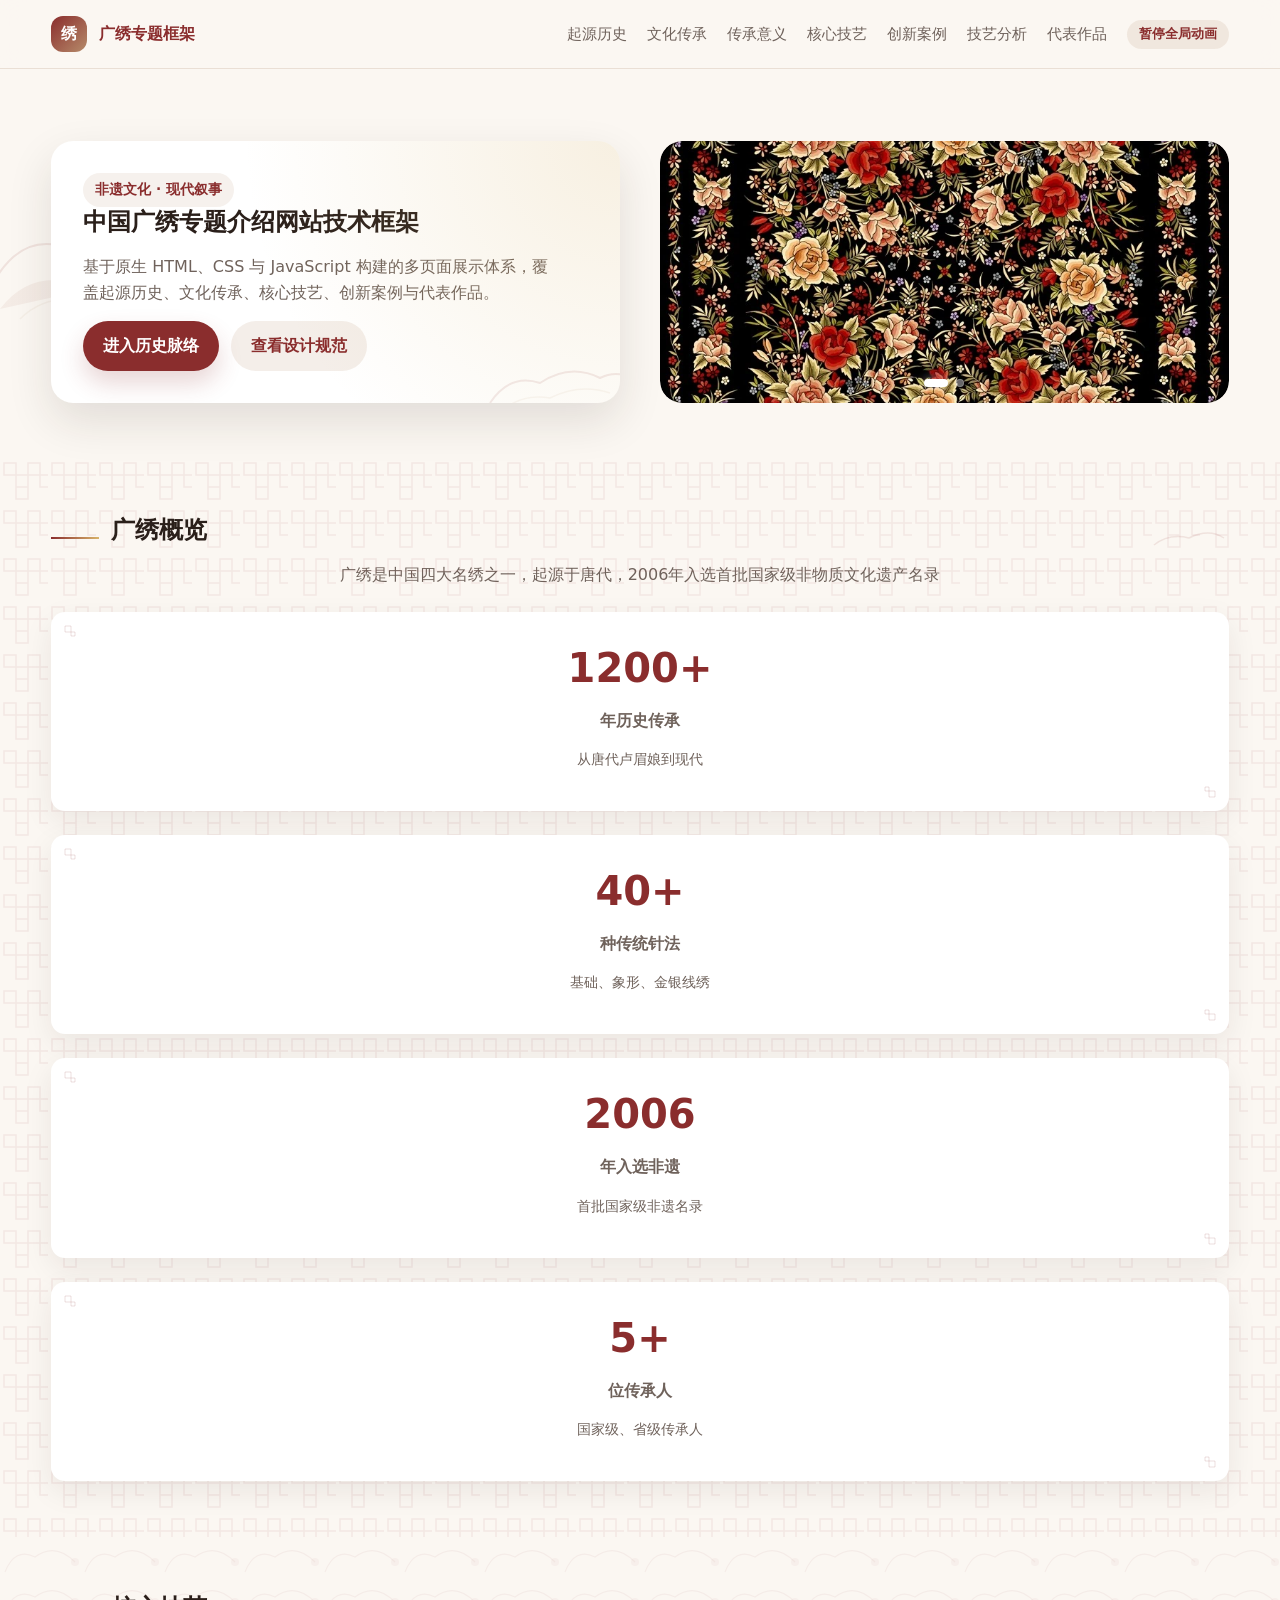
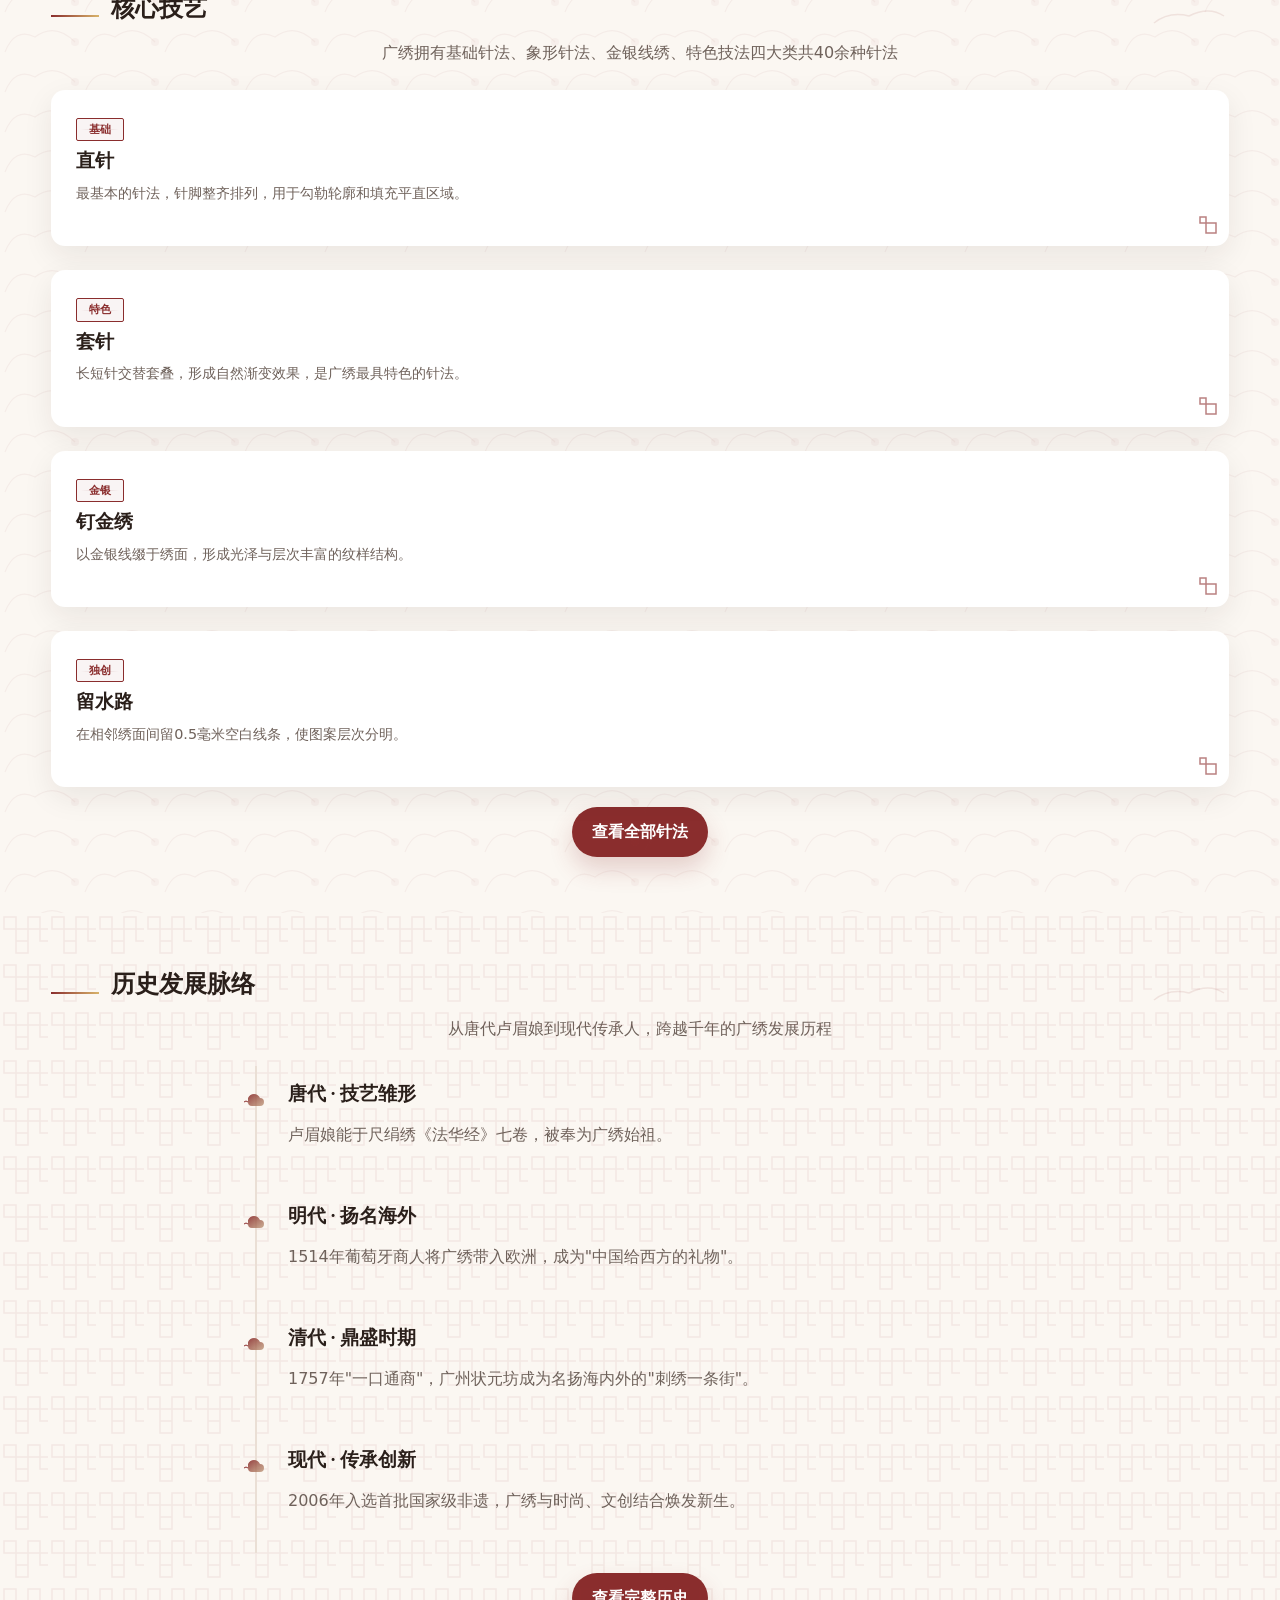
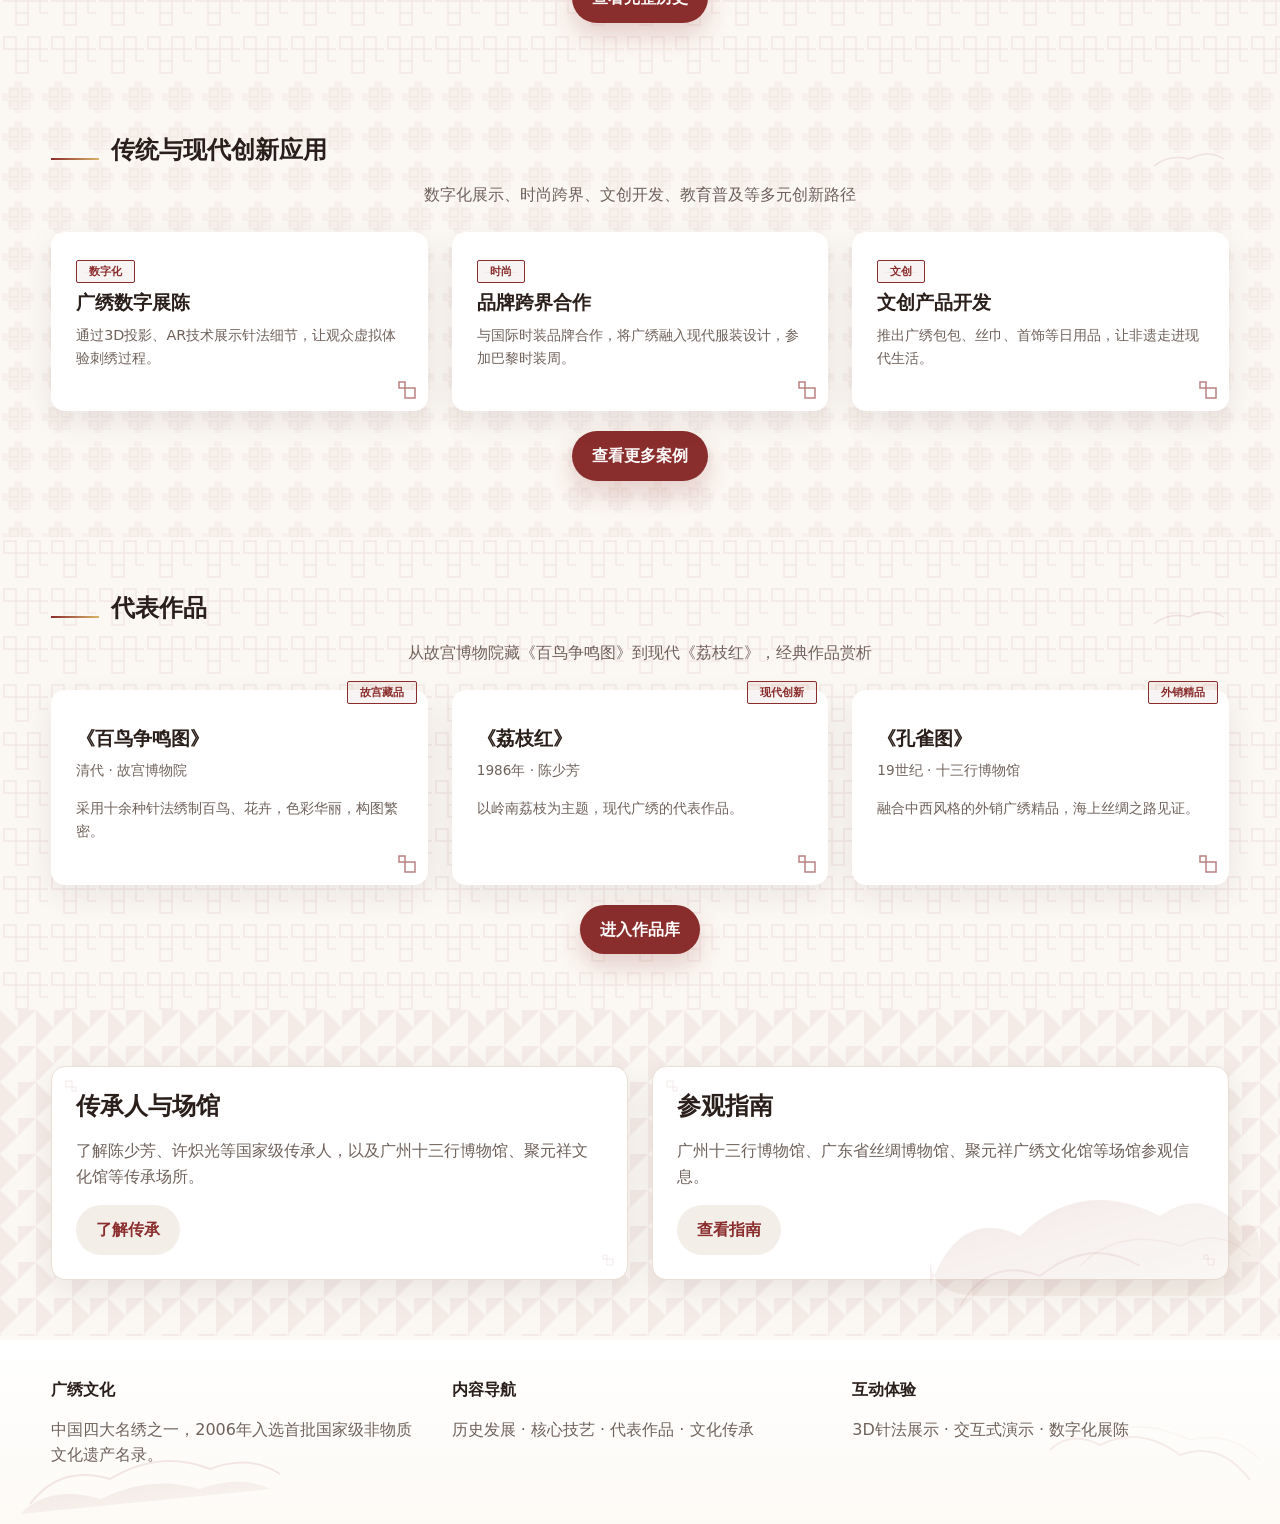
<file: frontend/index.html>
<!DOCTYPE html>
<html lang="zh-CN">
<head>
  <meta charset="UTF-8" />
  <meta name="viewport" content="width=device-width, initial-scale=1.0" />
  <title>广绣文化专题 · 技术框架示范</title>
  <link rel="preload" href="assets/img/hero-embroidery.svg" as="image" />
  <link rel="stylesheet" href="assets/css/base.css" />
  <link rel="stylesheet" href="assets/css/layout.css" />
  <link rel="stylesheet" href="assets/css/components.css" />
  <link rel="stylesheet" href="assets/css/animations.css" />
  <link rel="stylesheet" href="assets/css/pages.css" />
</head>
<body>
  <header>
    <div class="container navbar">
      <a class="brand" href="index.html" data-transition>
        <span class="brand-mark">绣</span>
        <span>广绣专题框架</span>
      </a>
      <nav class="nav-links" data-nav-menu>
        <a href="pages/history.html" data-transition>起源历史</a>
        <a href="pages/culture.html" data-transition>文化传承</a>
        <a href="pages/heritage.html" data-transition>传承意义</a>
        <a href="pages/techniques.html" data-transition>核心技艺</a>
        <a href="pages/cases.html" data-transition>创新案例</a>
        <a href="pages/analysis.html" data-transition>技艺分析</a>
        <a href="pages/works.html" data-transition>代表作品</a>
        <button class="btn btn-secondary" style="font-size: 0.8rem; padding: 6px 12px;" data-animation-control>暂停全局动画</button>
      </nav>
      <button class="nav-toggle" aria-label="打开导航" data-nav-toggle>
        <span></span>
        <span></span>
        <span></span>
      </button>
    </div>
  </header>

  <main class="cloud-bg">
    <section class="hero container">
      <div class="hero-card" data-reveal>
        <span class="badge">非遗文化 · 现代叙事</span>
        <h1>中国广绣专题介绍网站技术框架</h1>
        <p class="hero-subtext">
          基于原生 HTML、CSS 与 JavaScript 构建的多页面展示体系，覆盖起源历史、文化传承、核心技艺、创新案例与代表作品。
        </p>
        <div style="display:flex; gap: 12px; flex-wrap: wrap;">
          <a class="btn btn-primary" href="pages/history.html" data-transition>进入历史脉络</a>
          <a class="btn btn-secondary" href="pages/design-system.html" data-transition>查看设计规范</a>
        </div>
      </div>
      <div class="hero-visual" data-reveal>
        <div class="hero-carousel" data-hero-carousel>
          <div class="carousel-track">
            <img src="assets/img/广锈01.webp" alt="广绣作品01" class="carousel-item active" />
            <img src="assets/img/广锈02.webp" alt="广绣作品02" class="carousel-item" />
          </div>
          <div class="carousel-dots">
            <span class="dot active"></span>
            <span class="dot"></span>
          </div>
        </div>
      </div>
    </section>

    <section class="section pattern-bg">
      <div class="container">
        <div class="section-title">
          <h2>广绣概览</h2>
        </div>
        <p style="text-align: center; margin-bottom: var(--space-6); color: var(--color-muted);">
          广绣是中国四大名绣之一，起源于唐代，2006年入选首批国家级非物质文化遗产名录
        </p>
        <div class="grid grid-4" data-reveal>
          <div class="content-panel" style="text-align: center;">
            <div style="font-size: 2.5rem; font-weight: bold; color: var(--color-primary); margin-bottom: var(--space-2);">1200+</div>
            <p style="font-weight: 600;">年历史传承</p>
            <p style="font-size: 0.85rem; color: var(--color-muted);">从唐代卢眉娘到现代</p>
          </div>
          <div class="content-panel" style="text-align: center;">
            <div style="font-size: 2.5rem; font-weight: bold; color: var(--color-primary); margin-bottom: var(--space-2);">40+</div>
            <p style="font-weight: 600;">种传统针法</p>
            <p style="font-size: 0.85rem; color: var(--color-muted);">基础、象形、金银线绣</p>
          </div>
          <div class="content-panel" style="text-align: center;">
            <div style="font-size: 2.5rem; font-weight: bold; color: var(--color-primary); margin-bottom: var(--space-2);">2006</div>
            <p style="font-weight: 600;">年入选非遗</p>
            <p style="font-size: 0.85rem; color: var(--color-muted);">首批国家级非遗名录</p>
          </div>
          <div class="content-panel" style="text-align: center;">
            <div style="font-size: 2.5rem; font-weight: bold; color: var(--color-primary); margin-bottom: var(--space-2);">5+</div>
            <p style="font-weight: 600;">位传承人</p>
            <p style="font-size: 0.85rem; color: var(--color-muted);">国家级、省级传承人</p>
          </div>
        </div>
      </div>
    </section>

    <section class="section ruyi-pattern-bg">
      <div class="container">
        <div class="section-title">
          <h2>核心技艺</h2>
        </div>
        <p style="text-align: center; margin-bottom: var(--space-6); color: var(--color-muted);">
          广绣拥有基础针法、象形针法、金银线绣、特色技法四大类共40余种针法
        </p>
        <div class="grid grid-4" data-reveal>
          <article class="card traditional-border">
            <span class="seal-tag" style="margin-bottom: 8px; font-size: 0.7rem;">基础</span>
            <h3 class="card-title">直针</h3>
            <p style="font-size: 0.9rem;">最基本的针法，针脚整齐排列，用于勾勒轮廓和填充平直区域。</p>
          </article>
          <article class="card traditional-border">
            <span class="seal-tag" style="margin-bottom: 8px; font-size: 0.7rem;">特色</span>
            <h3 class="card-title">套针</h3>
            <p style="font-size: 0.9rem;">长短针交替套叠，形成自然渐变效果，是广绣最具特色的针法。</p>
          </article>
          <article class="card traditional-border">
            <span class="seal-tag" style="margin-bottom: 8px; font-size: 0.7rem;">金银</span>
            <h3 class="card-title">钉金绣</h3>
            <p style="font-size: 0.9rem;">以金银线缀于绣面，形成光泽与层次丰富的纹样结构。</p>
          </article>
          <article class="card traditional-border">
            <span class="seal-tag" style="margin-bottom: 8px; font-size: 0.7rem;">独创</span>
            <h3 class="card-title">留水路</h3>
            <p style="font-size: 0.9rem;">在相邻绣面间留0.5毫米空白线条，使图案层次分明。</p>
          </article>
        </div>
        <div style="text-align: center; margin-top: var(--space-5);">
          <a class="btn btn-primary" href="pages/techniques.html" data-transition>查看全部针法</a>
        </div>
      </div>
    </section>

    <section class="section pattern-bg">
      <div class="container">
        <div class="section-title">
          <h2>历史发展脉络</h2>
        </div>
        <p style="text-align: center; margin-bottom: var(--space-6); color: var(--color-muted);">
          从唐代卢眉娘到现代传承人，跨越千年的广绣发展历程
        </p>
        <div class="timeline" data-reveal style="max-width: 800px; margin: 0 auto;">
          <div class="timeline-item">
            <h3>唐代 · 技艺雏形</h3>
            <p>卢眉娘能于尺绢绣《法华经》七卷，被奉为广绣始祖。</p>
          </div>
          <div class="timeline-item">
            <h3>明代 · 扬名海外</h3>
            <p>1514年葡萄牙商人将广绣带入欧洲，成为"中国给西方的礼物"。</p>
          </div>
          <div class="timeline-item">
            <h3>清代 · 鼎盛时期</h3>
            <p>1757年"一口通商"，广州状元坊成为名扬海内外的"刺绣一条街"。</p>
          </div>
          <div class="timeline-item">
            <h3>现代 · 传承创新</h3>
            <p>2006年入选首批国家级非遗，广绣与时尚、文创结合焕发新生。</p>
          </div>
        </div>
        <div style="text-align: center; margin-top: var(--space-5);">
          <a class="btn btn-primary" href="pages/history.html" data-transition>查看完整历史</a>
        </div>
      </div>
    </section>

    <section class="section wan-pattern-bg">
      <div class="container">
        <div class="section-title">
          <h2>传统与现代创新应用</h2>
        </div>
        <p style="text-align: center; margin-bottom: var(--space-6); color: var(--color-muted);">
          数字化展示、时尚跨界、文创开发、教育普及等多元创新路径
        </p>
        <div class="grid grid-3" data-reveal>
          <article class="card traditional-border">
            <span class="seal-tag" style="margin-bottom: 8px; font-size: 0.7rem;">数字化</span>
            <h3 class="card-title">广绣数字展陈</h3>
            <p style="font-size: 0.9rem;">通过3D投影、AR技术展示针法细节，让观众虚拟体验刺绣过程。</p>
          </article>
          <article class="card traditional-border">
            <span class="seal-tag" style="margin-bottom: 8px; font-size: 0.7rem;">时尚</span>
            <h3 class="card-title">品牌跨界合作</h3>
            <p style="font-size: 0.9rem;">与国际时装品牌合作，将广绣融入现代服装设计，参加巴黎时装周。</p>
          </article>
          <article class="card traditional-border">
            <span class="seal-tag" style="margin-bottom: 8px; font-size: 0.7rem;">文创</span>
            <h3 class="card-title">文创产品开发</h3>
            <p style="font-size: 0.9rem;">推出广绣包包、丝巾、首饰等日用品，让非遗走进现代生活。</p>
          </article>
        </div>
        <div style="text-align: center; margin-top: var(--space-5);">
          <a class="btn btn-primary" href="pages/cases.html" data-transition>查看更多案例</a>
        </div>
      </div>
    </section>

    <section class="section pattern-bg">
      <div class="container">
        <div class="section-title">
          <h2>代表作品</h2>
        </div>
        <p style="text-align: center; margin-bottom: var(--space-6); color: var(--color-muted);">
          从故宫博物院藏《百鸟争鸣图》到现代《荔枝红》，经典作品赏析
        </p>
        <div class="grid grid-3" data-reveal>
          <article class="card traditional-border">
            <span class="seal-tag" style="position: absolute; top: -10px; right: 10px; font-size: 0.7rem;">故宫藏品</span>
            <h3 class="card-title" style="margin-top: var(--space-3);">《百鸟争鸣图》</h3>
            <p style="font-size: 0.85rem; color: var(--color-muted);">清代 · 故宫博物院</p>
            <p style="font-size: 0.9rem; margin-top: var(--space-2);">采用十余种针法绣制百鸟、花卉，色彩华丽，构图繁密。</p>
          </article>
          <article class="card traditional-border">
            <span class="seal-tag" style="position: absolute; top: -10px; right: 10px; font-size: 0.7rem;">现代创新</span>
            <h3 class="card-title" style="margin-top: var(--space-3);">《荔枝红》</h3>
            <p style="font-size: 0.85rem; color: var(--color-muted);">1986年 · 陈少芳</p>
            <p style="font-size: 0.9rem; margin-top: var(--space-2);">以岭南荔枝为主题，现代广绣的代表作品。</p>
          </article>
          <article class="card traditional-border">
            <span class="seal-tag" style="position: absolute; top: -10px; right: 10px; font-size: 0.7rem;">外销精品</span>
            <h3 class="card-title" style="margin-top: var(--space-3);">《孔雀图》</h3>
            <p style="font-size: 0.85rem; color: var(--color-muted);">19世纪 · 十三行博物馆</p>
            <p style="font-size: 0.9rem; margin-top: var(--space-2);">融合中西风格的外销广绣精品，海上丝绸之路见证。</p>
          </article>
        </div>
        <div style="text-align: center; margin-top: var(--space-5);">
          <a class="btn btn-primary" href="pages/works.html" data-transition>进入作品库</a>
        </div>
      </div>
    </section>

    <section class="section thunder-pattern-bg">
      <div class="container grid grid-2">
        <div class="content-panel traditional-border" data-reveal>
          <h2>传承人与场馆</h2>
          <p>了解陈少芳、许炽光等国家级传承人，以及广州十三行博物馆、聚元祥文化馆等传承场所。</p>
          <a class="btn btn-secondary" href="pages/culture.html" data-transition>了解传承</a>
        </div>
        <div class="content-panel traditional-border" data-reveal>
          <h2>参观指南</h2>
          <p>广州十三行博物馆、广东省丝绸博物馆、聚元祥广绣文化馆等场馆参观信息。</p>
          <a class="btn btn-secondary" href="pages/culture.html" data-transition>查看指南</a>
        </div>
      </div>
    </section>
  </main>

  <footer class="footer">
    <div class="container footer-grid">
      <div>
        <h4>广绣文化</h4>
        <p>中国四大名绣之一，2006年入选首批国家级非物质文化遗产名录。</p>
      </div>
      <div>
        <h4>内容导航</h4>
        <p><a href="pages/history.html">历史发展</a> · <a href="pages/techniques.html">核心技艺</a> · <a href="pages/works.html">代表作品</a> · <a href="pages/culture.html">文化传承</a></p>
      </div>
      <div>
        <h4>互动体验</h4>
        <p>3D针法展示 · 交互式演示 · 数字化展陈</p>
      </div>
    </div>
  </footer>

  <script type="module" src="assets/js/app.js"></script>
</body>
</html>
</file>
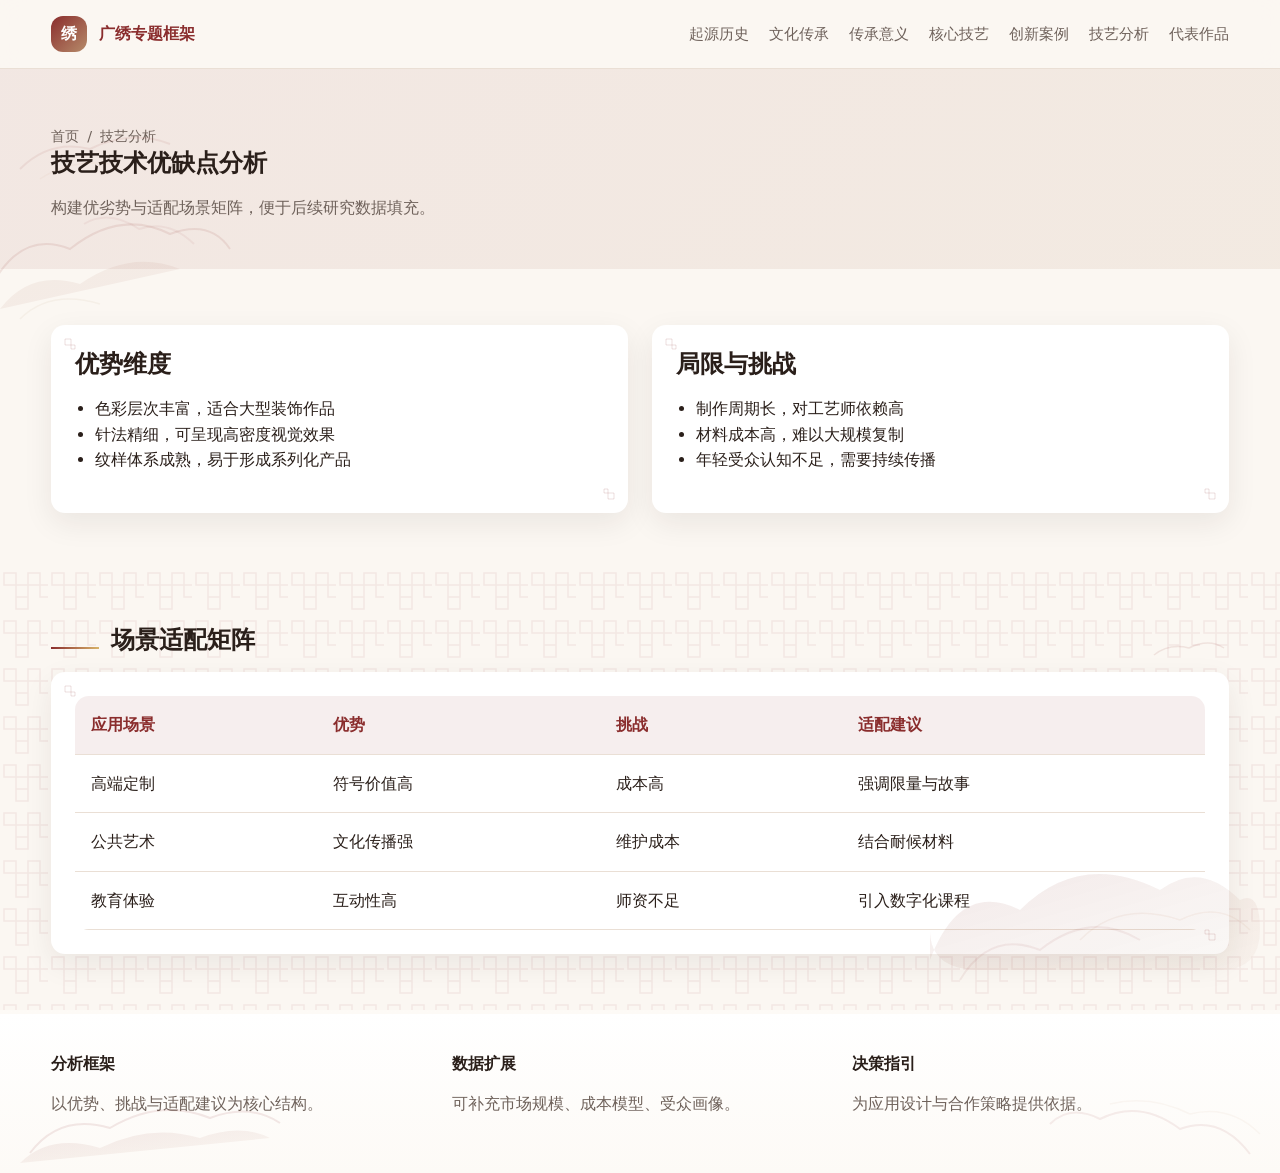
<file: frontend/pages/analysis.html>
<!DOCTYPE html>
<html lang="zh-CN">
<head>
  <meta charset="UTF-8" />
  <meta name="viewport" content="width=device-width, initial-scale=1.0" />
  <title>技艺分析 · 广绣专题</title>
  <link rel="stylesheet" href="../assets/css/base.css" />
  <link rel="stylesheet" href="../assets/css/layout.css" />
  <link rel="stylesheet" href="../assets/css/components.css" />
  <link rel="stylesheet" href="../assets/css/animations.css" />
  <link rel="stylesheet" href="../assets/css/pages.css" />
</head>
<body>
  <header>
    <div class="container navbar">
      <a class="brand" href="../index.html" data-transition>
        <span class="brand-mark">绣</span>
        <span>广绣专题框架</span>
      </a>
      <nav class="nav-links" data-nav-menu>
        <a href="history.html" data-transition>起源历史</a>
        <a href="culture.html" data-transition>文化传承</a>
        <a href="heritage.html" data-transition>传承意义</a>
        <a href="techniques.html" data-transition>核心技艺</a>
        <a href="cases.html" data-transition>创新案例</a>
        <a href="analysis.html" data-transition>技艺分析</a>
        <a href="works.html" data-transition>代表作品</a>
      </nav>
      <button class="nav-toggle" aria-label="打开导航" data-nav-toggle>
        <span></span>
        <span></span>
        <span></span>
      </button>
    </div>
  </header>

  <main class="cloud-bg">
    <section class="page-hero thunder-pattern-bg">
      <div class="container">
        <div class="breadcrumbs">
          <span>首页</span>
          <span>/</span>
          <span>技艺分析</span>
        </div>
        <h1>技艺技术优缺点分析</h1>
        <p>构建优劣势与适配场景矩阵，便于后续研究数据填充。</p>
      </div>
    </section>

    <section class="section">
      <div class="container grid grid-2">
        <div class="content-panel" data-reveal>
          <h2>优势维度</h2>
          <ul>
            <li>色彩层次丰富，适合大型装饰作品</li>
            <li>针法精细，可呈现高密度视觉效果</li>
            <li>纹样体系成熟，易于形成系列化产品</li>
          </ul>
        </div>
        <div class="content-panel" data-reveal>
          <h2>局限与挑战</h2>
          <ul>
            <li>制作周期长，对工艺师依赖高</li>
            <li>材料成本高，难以大规模复制</li>
            <li>年轻受众认知不足，需要持续传播</li>
          </ul>
        </div>
      </div>
    </section>

    <section class="section pattern-bg">
      <div class="container">
        <div class="section-title">
          <h2>场景适配矩阵</h2>
        </div>
        <div class="content-panel" data-reveal>
          <table class="table">
            <thead>
              <tr>
                <th>应用场景</th>
                <th>优势</th>
                <th>挑战</th>
                <th>适配建议</th>
              </tr>
            </thead>
            <tbody>
              <tr>
                <td>高端定制</td>
                <td>符号价值高</td>
                <td>成本高</td>
                <td>强调限量与故事</td>
              </tr>
              <tr>
                <td>公共艺术</td>
                <td>文化传播强</td>
                <td>维护成本</td>
                <td>结合耐候材料</td>
              </tr>
              <tr>
                <td>教育体验</td>
                <td>互动性高</td>
                <td>师资不足</td>
                <td>引入数字化课程</td>
              </tr>
            </tbody>
          </table>
        </div>
      </div>
    </section>
  </main>

  <footer class="footer">
    <div class="container footer-grid">
      <div>
        <h4>分析框架</h4>
        <p>以优势、挑战与适配建议为核心结构。</p>
      </div>
      <div>
        <h4>数据扩展</h4>
        <p>可补充市场规模、成本模型、受众画像。</p>
      </div>
      <div>
        <h4>决策指引</h4>
        <p>为应用设计与合作策略提供依据。</p>
      </div>
    </div>
  </footer>

  <script type="module" src="../assets/js/app.js"></script>
</body>
</html>
</file>
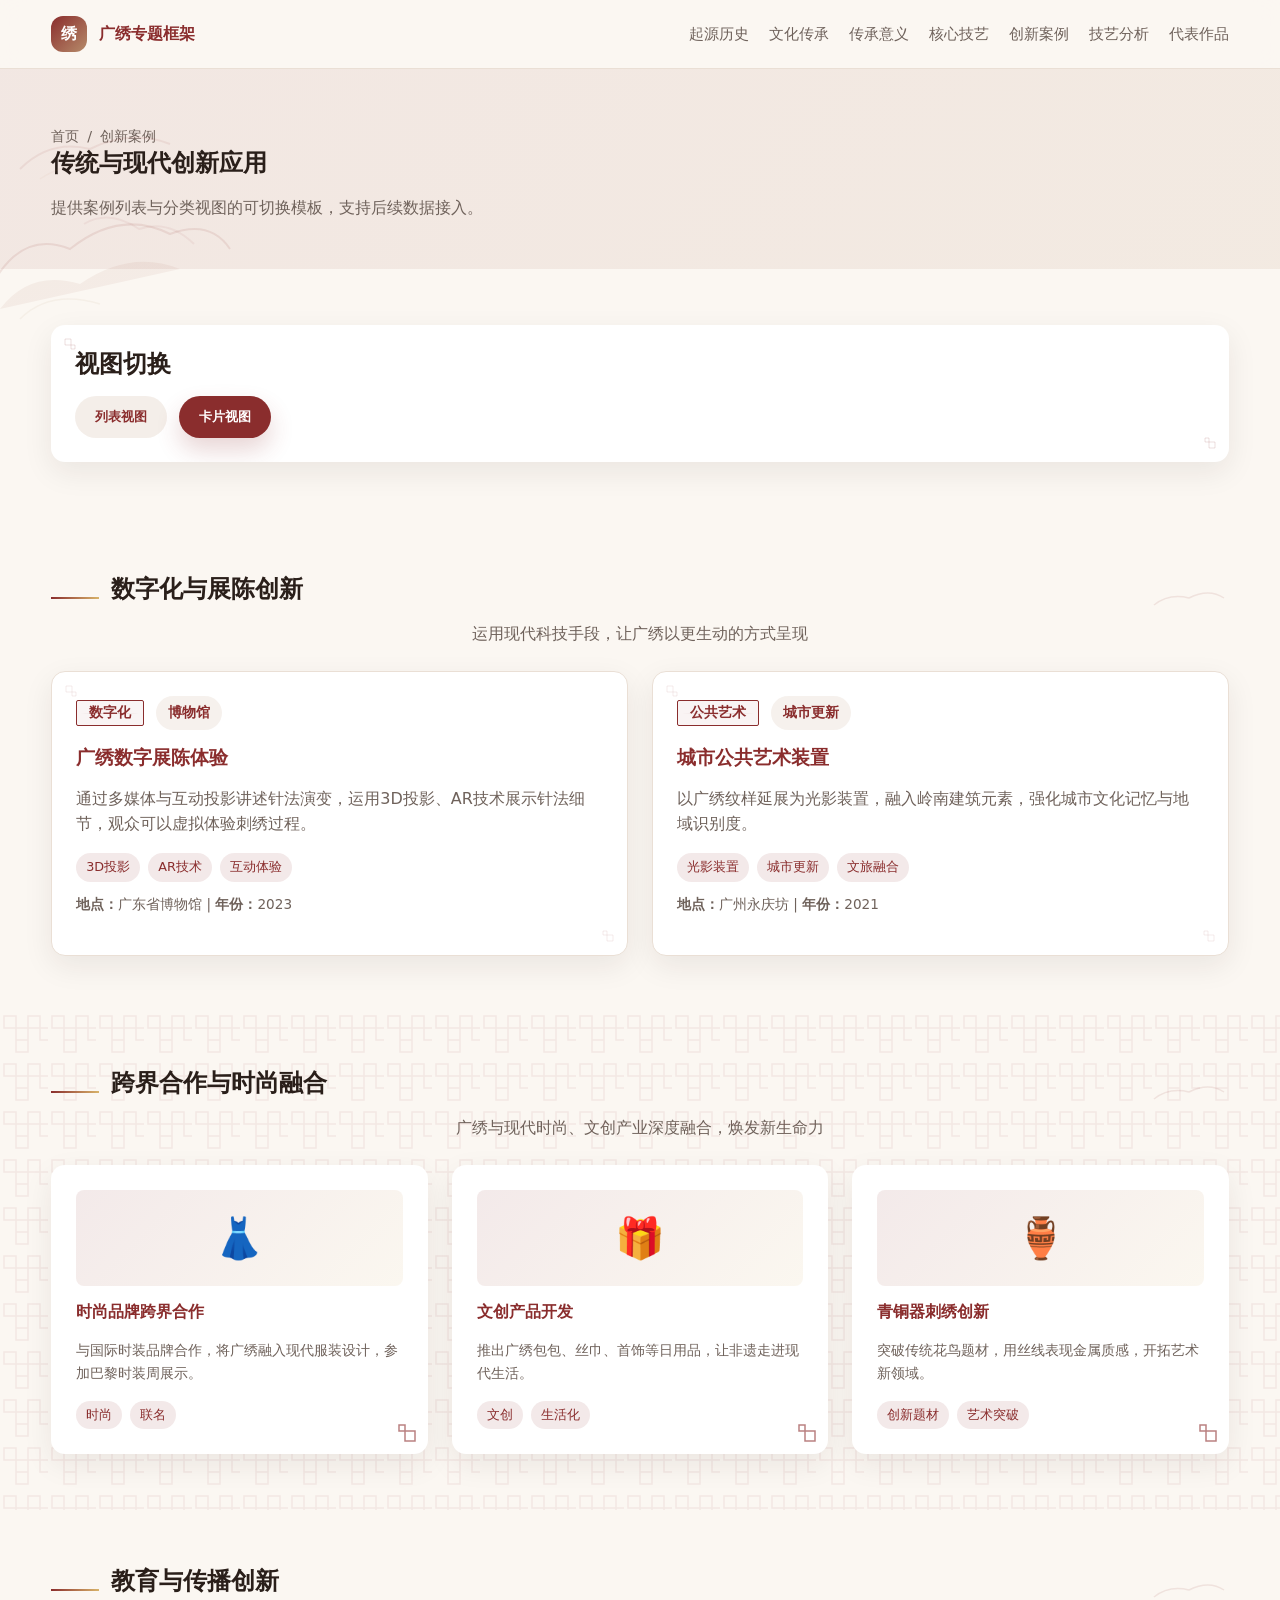
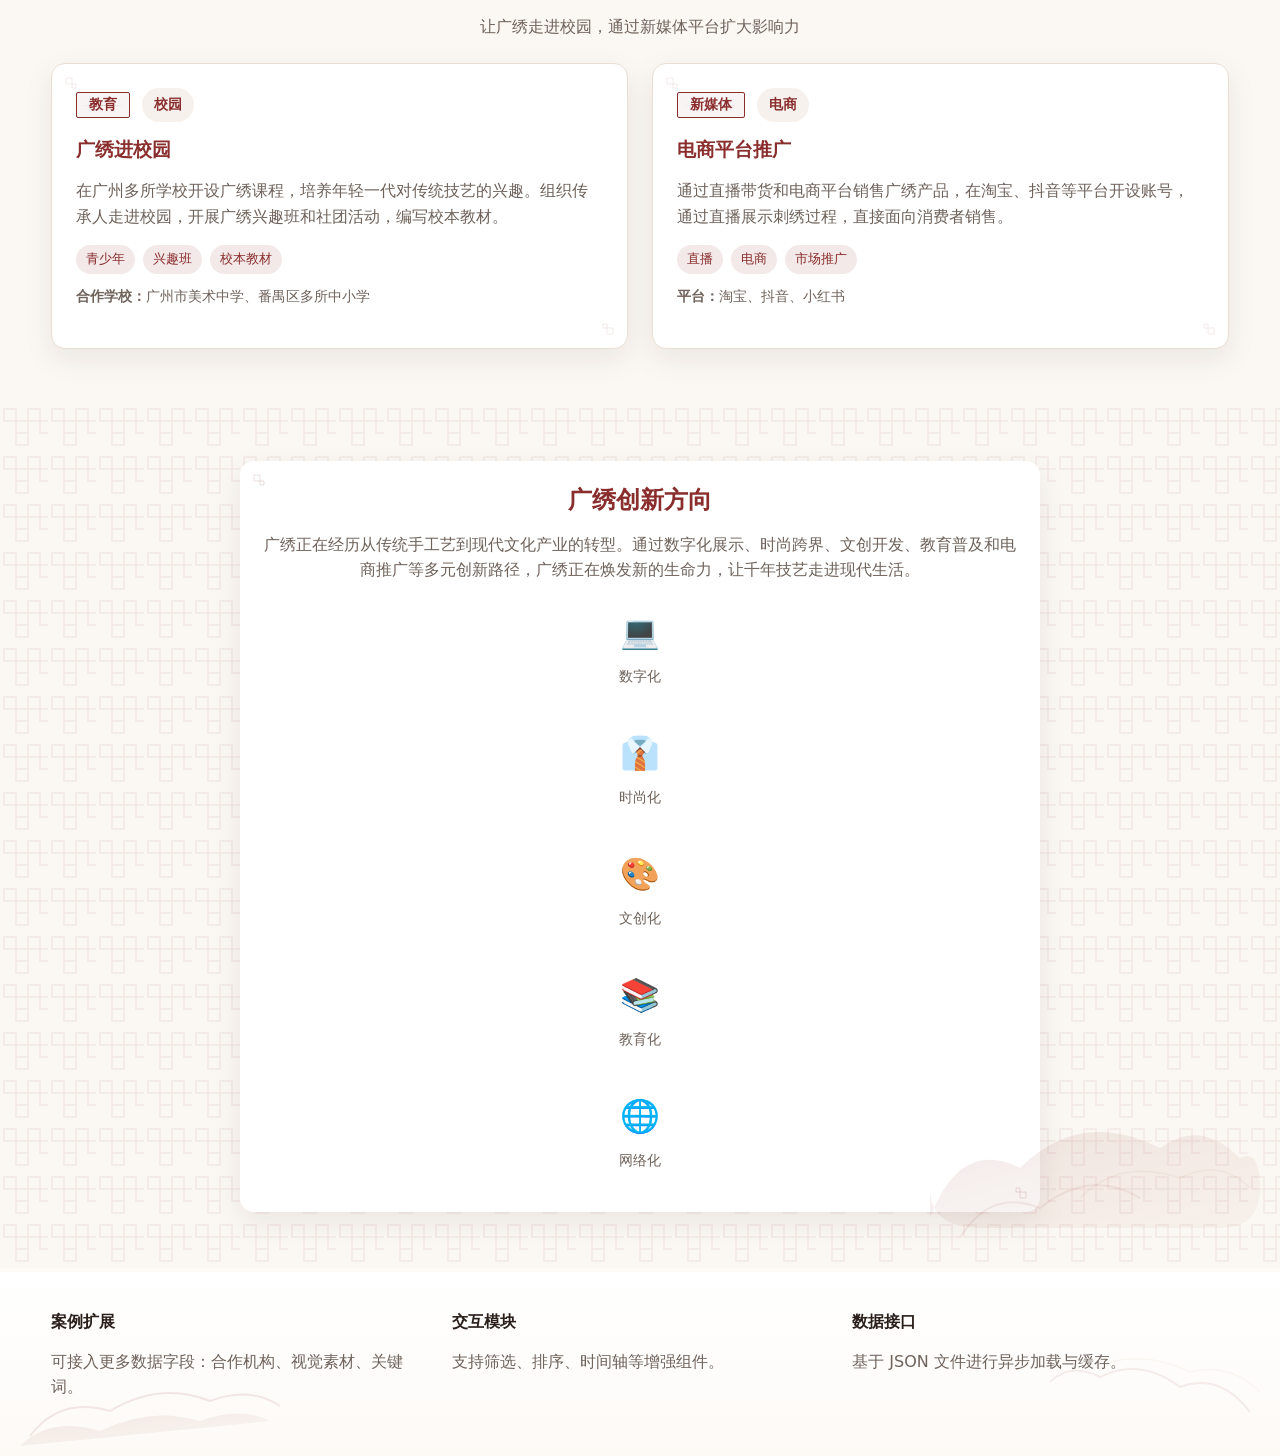
<file: frontend/pages/cases.html>
<!DOCTYPE html>
<html lang="zh-CN">
<head>
  <meta charset="UTF-8" />
  <meta name="viewport" content="width=device-width, initial-scale=1.0" />
  <title>创新案例 · 广绣专题</title>
  <link rel="stylesheet" href="../assets/css/base.css" />
  <link rel="stylesheet" href="../assets/css/layout.css" />
  <link rel="stylesheet" href="../assets/css/components.css" />
  <link rel="stylesheet" href="../assets/css/animations.css" />
  <link rel="stylesheet" href="../assets/css/pages.css" />
</head>
<body>
  <header>
    <div class="container navbar">
      <a class="brand" href="../index.html" data-transition>
        <span class="brand-mark">绣</span>
        <span>广绣专题框架</span>
      </a>
      <nav class="nav-links" data-nav-menu>
        <a href="history.html" data-transition>起源历史</a>
        <a href="culture.html" data-transition>文化传承</a>
        <a href="heritage.html" data-transition>传承意义</a>
        <a href="techniques.html" data-transition>核心技艺</a>
        <a href="cases.html" data-transition>创新案例</a>
        <a href="analysis.html" data-transition>技艺分析</a>
        <a href="works.html" data-transition>代表作品</a>
      </nav>
      <button class="nav-toggle" aria-label="打开导航" data-nav-toggle>
        <span></span>
        <span></span>
        <span></span>
      </button>
    </div>
  </header>

  <main class="cloud-bg">
    <section class="page-hero ruyi-pattern-bg">
      <div class="container">
        <div class="breadcrumbs">
          <span>首页</span>
          <span>/</span>
          <span>创新案例</span>
        </div>
        <h1>传统与现代创新应用</h1>
        <p>提供案例列表与分类视图的可切换模板，支持后续数据接入。</p>
      </div>
    </section>

    <section class="section">
      <div class="container content-panel" data-reveal>
        <h2>视图切换</h2>
        <div class="list-filter">
          <button class="btn btn-secondary" data-view-target="list">列表视图</button>
          <button class="btn btn-primary" data-view-target="grid">卡片视图</button>
        </div>
      </div>
    </section>

    <section class="section">
      <div class="container">
        <div class="section-title">
          <h2>数字化与展陈创新</h2>
        </div>
        <p style="text-align: center; margin-bottom: var(--space-6); color: var(--color-muted);">
          运用现代科技手段，让广绣以更生动的方式呈现
        </p>
        <div class="grid grid-2" data-reveal>
          <div class="content-panel traditional-border">
            <div style="display: flex; align-items: center; gap: var(--space-3); margin-bottom: var(--space-4);">
              <span class="seal-tag">数字化</span>
              <span class="badge">博物馆</span>
            </div>
            <h3 style="color: var(--color-primary);">广绣数字展陈体验</h3>
            <p style="margin-top: var(--space-3);">通过多媒体与互动投影讲述针法演变，运用3D投影、AR技术展示针法细节，观众可以虚拟体验刺绣过程。</p>
            <div class="tag-list" style="margin-top: var(--space-4);">
              <span class="tag">3D投影</span>
              <span class="tag">AR技术</span>
              <span class="tag">互动体验</span>
            </div>
            <p style="margin-top: var(--space-3); font-size: 0.85rem; color: var(--color-muted);">
              <strong>地点：</strong>广东省博物馆 | <strong>年份：</strong>2023
            </p>
          </div>
          <div class="content-panel traditional-border">
            <div style="display: flex; align-items: center; gap: var(--space-3); margin-bottom: var(--space-4);">
              <span class="seal-tag">公共艺术</span>
              <span class="badge">城市更新</span>
            </div>
            <h3 style="color: var(--color-primary);">城市公共艺术装置</h3>
            <p style="margin-top: var(--space-3);">以广绣纹样延展为光影装置，融入岭南建筑元素，强化城市文化记忆与地域识别度。</p>
            <div class="tag-list" style="margin-top: var(--space-4);">
              <span class="tag">光影装置</span>
              <span class="tag">城市更新</span>
              <span class="tag">文旅融合</span>
            </div>
            <p style="margin-top: var(--space-3); font-size: 0.85rem; color: var(--color-muted);">
              <strong>地点：</strong>广州永庆坊 | <strong>年份：</strong>2021
            </p>
          </div>
        </div>
      </div>
    </section>

    <section class="section pattern-bg">
      <div class="container">
        <div class="section-title">
          <h2>跨界合作与时尚融合</h2>
        </div>
        <p style="text-align: center; margin-bottom: var(--space-6); color: var(--color-muted);">
          广绣与现代时尚、文创产业深度融合，焕发新生命力
        </p>
        <div class="grid grid-3" data-reveal>
          <div class="card traditional-border">
            <div style="background: linear-gradient(135deg, rgba(138,45,45,0.1), rgba(216,179,106,0.1)); padding: var(--space-4); border-radius: var(--radius-sm); text-align: center; margin-bottom: var(--space-4);">
              <span style="font-size: 2.5rem;">👗</span>
            </div>
            <h4 style="color: var(--color-primary);">时尚品牌跨界合作</h4>
            <p style="font-size: 0.9rem; margin-top: var(--space-3);">与国际时装品牌合作，将广绣融入现代服装设计，参加巴黎时装周展示。</p>
            <div class="tag-list" style="margin-top: var(--space-3);">
              <span class="tag">时尚</span>
              <span class="tag">联名</span>
            </div>
          </div>
          <div class="card traditional-border">
            <div style="background: linear-gradient(135deg, rgba(138,45,45,0.1), rgba(216,179,106,0.1)); padding: var(--space-4); border-radius: var(--radius-sm); text-align: center; margin-bottom: var(--space-4);">
              <span style="font-size: 2.5rem;">🎁</span>
            </div>
            <h4 style="color: var(--color-primary);">文创产品开发</h4>
            <p style="font-size: 0.9rem; margin-top: var(--space-3);">推出广绣包包、丝巾、首饰等日用品，让非遗走进现代生活。</p>
            <div class="tag-list" style="margin-top: var(--space-3);">
              <span class="tag">文创</span>
              <span class="tag">生活化</span>
            </div>
          </div>
          <div class="card traditional-border">
            <div style="background: linear-gradient(135deg, rgba(138,45,45,0.1), rgba(216,179,106,0.1)); padding: var(--space-4); border-radius: var(--radius-sm); text-align: center; margin-bottom: var(--space-4);">
              <span style="font-size: 2.5rem;">🏺</span>
            </div>
            <h4 style="color: var(--color-primary);">青铜器刺绣创新</h4>
            <p style="font-size: 0.9rem; margin-top: var(--space-3);">突破传统花鸟题材，用丝线表现金属质感，开拓艺术新领域。</p>
            <div class="tag-list" style="margin-top: var(--space-3);">
              <span class="tag">创新题材</span>
              <span class="tag">艺术突破</span>
            </div>
          </div>
        </div>
      </div>
    </section>

    <section class="section">
      <div class="container">
        <div class="section-title">
          <h2>教育与传播创新</h2>
        </div>
        <p style="text-align: center; margin-bottom: var(--space-6); color: var(--color-muted);">
          让广绣走进校园，通过新媒体平台扩大影响力
        </p>
        <div class="grid grid-2" data-reveal>
          <div class="content-panel traditional-border">
            <div style="display: flex; align-items: center; gap: var(--space-3); margin-bottom: var(--space-4);">
              <span class="seal-tag">教育</span>
              <span class="badge">校园</span>
            </div>
            <h3 style="color: var(--color-primary);">广绣进校园</h3>
            <p style="margin-top: var(--space-3);">在广州多所学校开设广绣课程，培养年轻一代对传统技艺的兴趣。组织传承人走进校园，开展广绣兴趣班和社团活动，编写校本教材。</p>
            <div class="tag-list" style="margin-top: var(--space-4);">
              <span class="tag">青少年</span>
              <span class="tag">兴趣班</span>
              <span class="tag">校本教材</span>
            </div>
            <p style="margin-top: var(--space-3); font-size: 0.85rem; color: var(--color-muted);">
              <strong>合作学校：</strong>广州市美术中学、番禺区多所中小学
            </p>
          </div>
          <div class="content-panel traditional-border">
            <div style="display: flex; align-items: center; gap: var(--space-3); margin-bottom: var(--space-4);">
              <span class="seal-tag">新媒体</span>
              <span class="badge">电商</span>
            </div>
            <h3 style="color: var(--color-primary);">电商平台推广</h3>
            <p style="margin-top: var(--space-3);">通过直播带货和电商平台销售广绣产品，在淘宝、抖音等平台开设账号，通过直播展示刺绣过程，直接面向消费者销售。</p>
            <div class="tag-list" style="margin-top: var(--space-4);">
              <span class="tag">直播</span>
              <span class="tag">电商</span>
              <span class="tag">市场推广</span>
            </div>
            <p style="margin-top: var(--space-3); font-size: 0.85rem; color: var(--color-muted);">
              <strong>平台：</strong>淘宝、抖音、小红书
            </p>
          </div>
        </div>
      </div>
    </section>

    <section class="section pattern-bg">
      <div class="container">
        <div class="content-panel" style="text-align: center; max-width: 800px; margin: 0 auto;" data-reveal>
          <h2 style="color: var(--color-primary);">广绣创新方向</h2>
          <p style="margin-top: var(--space-4);">广绣正在经历从传统手工艺到现代文化产业的转型。通过数字化展示、时尚跨界、文创开发、教育普及和电商推广等多元创新路径，广绣正在焕发新的生命力，让千年技艺走进现代生活。</p>
          <div class="grid grid-5" style="margin-top: var(--space-6);">
            <div style="text-align: center;">
              <div style="font-size: 2rem; margin-bottom: var(--space-2);">💻</div>
              <p style="font-size: 0.85rem;">数字化</p>
            </div>
            <div style="text-align: center;">
              <div style="font-size: 2rem; margin-bottom: var(--space-2);">👔</div>
              <p style="font-size: 0.85rem;">时尚化</p>
            </div>
            <div style="text-align: center;">
              <div style="font-size: 2rem; margin-bottom: var(--space-2);">🎨</div>
              <p style="font-size: 0.85rem;">文创化</p>
            </div>
            <div style="text-align: center;">
              <div style="font-size: 2rem; margin-bottom: var(--space-2);">📚</div>
              <p style="font-size: 0.85rem;">教育化</p>
            </div>
            <div style="text-align: center;">
              <div style="font-size: 2rem; margin-bottom: var(--space-2);">🌐</div>
              <p style="font-size: 0.85rem;">网络化</p>
            </div>
          </div>
        </div>
      </div>
    </section>
  </main>

  <footer class="footer">
    <div class="container footer-grid">
      <div>
        <h4>案例扩展</h4>
        <p>可接入更多数据字段：合作机构、视觉素材、关键词。</p>
      </div>
      <div>
        <h4>交互模块</h4>
        <p>支持筛选、排序、时间轴等增强组件。</p>
      </div>
      <div>
        <h4>数据接口</h4>
        <p>基于 JSON 文件进行异步加载与缓存。</p>
      </div>
    </div>
  </footer>

  <script type="module" src="../assets/js/app.js"></script>
</body>
</html>
</file>
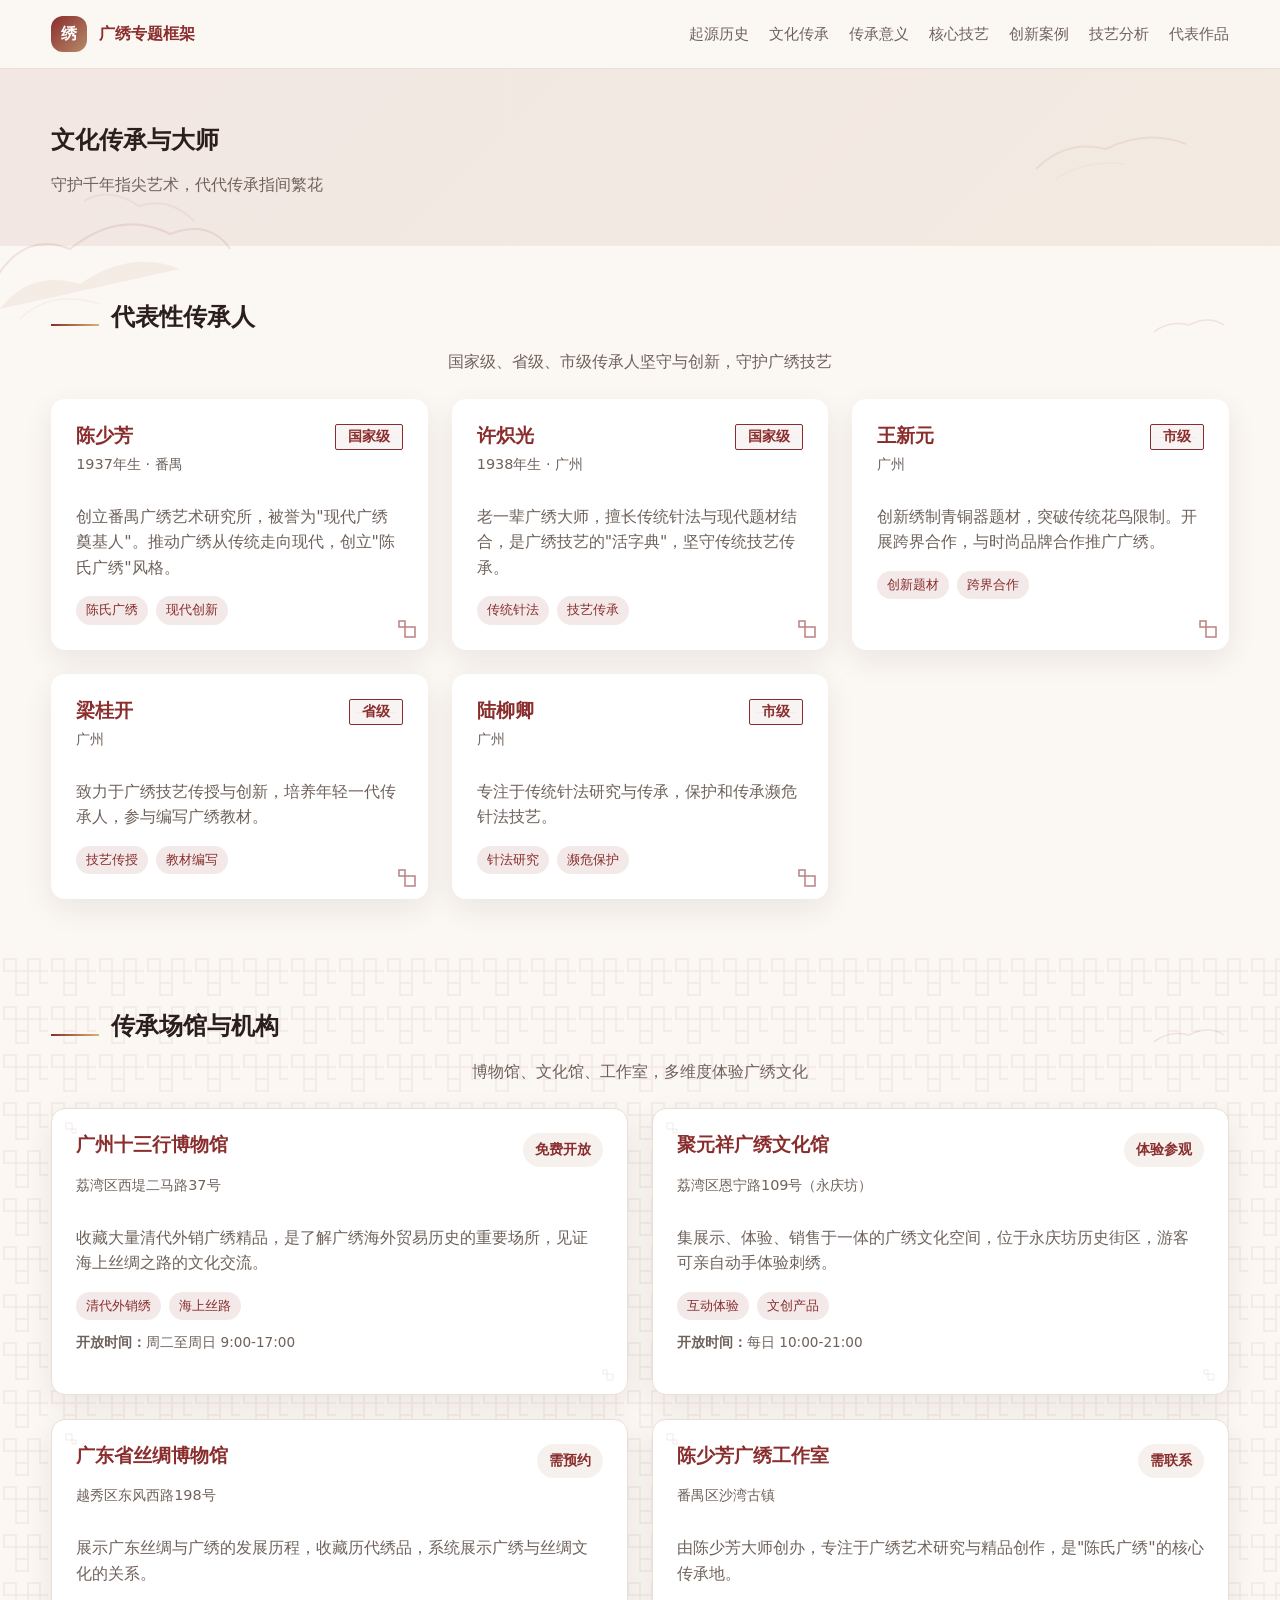
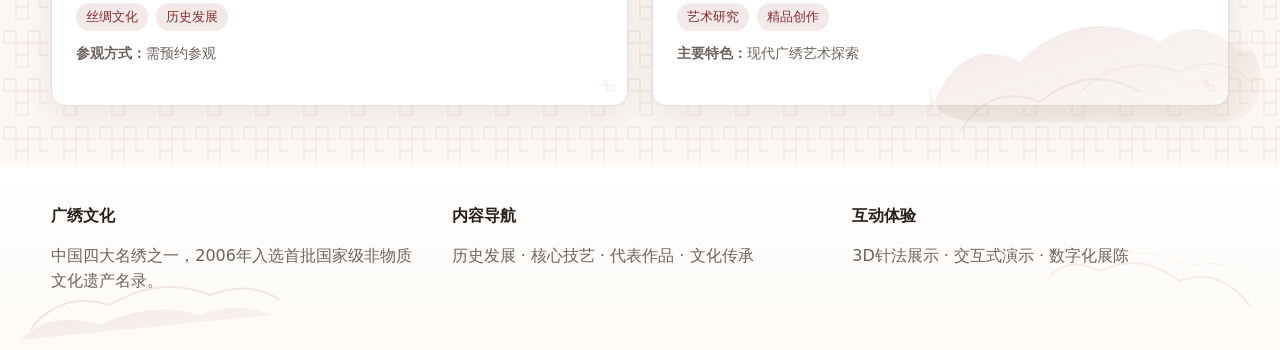
<file: frontend/pages/culture.html>
<!DOCTYPE html>
<html lang="zh-CN">
<head>
  <meta charset="UTF-8" />
  <meta name="viewport" content="width=device-width, initial-scale=1.0" />
  <title>文化传承 · 广绣专题</title>
  <link rel="stylesheet" href="../assets/css/base.css" />
  <link rel="stylesheet" href="../assets/css/layout.css" />
  <link rel="stylesheet" href="../assets/css/components.css" />
  <link rel="stylesheet" href="../assets/css/pages.css" />
</head>
<body>
  <header>
    <div class="container navbar">
      <a class="brand" href="../index.html" data-transition>
        <span class="brand-mark">绣</span>
        <span>广绣专题框架</span>
      </a>
      <nav class="nav-links" data-nav-menu>
        <a href="history.html" data-transition>起源历史</a>
        <a href="culture.html" class="active" data-transition>文化传承</a>
        <a href="heritage.html" data-transition>传承意义</a>
        <a href="techniques.html" data-transition>核心技艺</a>
        <a href="cases.html" data-transition>创新案例</a>
        <a href="analysis.html" data-transition>技艺分析</a>
        <a href="works.html" data-transition>代表作品</a>
      </nav>
      <button class="nav-toggle" aria-label="打开导航" data-nav-toggle>
        <span></span>
        <span></span>
        <span></span>
      </button>
    </div>
  </header>

  <main class="cloud-bg">
    <section class="page-hero">
      <div class="container">
        <h1 data-reveal>文化传承与大师</h1>
        <p class="hero-subtext" data-reveal>守护千年指尖艺术，代代传承指间繁花</p>
      </div>
    </section>

    <section class="section">
      <div class="container">
        <div class="section-title">
          <h2>代表性传承人</h2>
        </div>
        <p style="text-align: center; margin-bottom: var(--space-6); color: var(--color-muted);">
          国家级、省级、市级传承人坚守与创新，守护广绣技艺
        </p>
        <div class="grid grid-3" data-reveal>
          <div class="card traditional-border">
            <div style="display: flex; justify-content: space-between; align-items: flex-start;">
              <div>
                <h3 class="card-title" style="color: var(--color-primary); margin-bottom: var(--space-1);">陈少芳</h3>
                <p style="color: var(--color-muted); font-size: 0.9rem;">1937年生 · 番禺</p>
              </div>
              <span class="seal-tag">国家级</span>
            </div>
            <p style="margin-top: var(--space-3);">创立番禺广绣艺术研究所，被誉为"现代广绣奠基人"。推动广绣从传统走向现代，创立"陈氏广绣"风格。</p>
            <div class="tag-list" style="margin-top: var(--space-3);">
              <span class="tag">陈氏广绣</span>
              <span class="tag">现代创新</span>
            </div>
          </div>
          <div class="card traditional-border">
            <div style="display: flex; justify-content: space-between; align-items: flex-start;">
              <div>
                <h3 class="card-title" style="color: var(--color-primary); margin-bottom: var(--space-1);">许炽光</h3>
                <p style="color: var(--color-muted); font-size: 0.9rem;">1938年生 · 广州</p>
              </div>
              <span class="seal-tag">国家级</span>
            </div>
            <p style="margin-top: var(--space-3);">老一辈广绣大师，擅长传统针法与现代题材结合，是广绣技艺的"活字典"，坚守传统技艺传承。</p>
            <div class="tag-list" style="margin-top: var(--space-3);">
              <span class="tag">传统针法</span>
              <span class="tag">技艺传承</span>
            </div>
          </div>
          <div class="card traditional-border">
            <div style="display: flex; justify-content: space-between; align-items: flex-start;">
              <div>
                <h3 class="card-title" style="color: var(--color-primary); margin-bottom: var(--space-1);">王新元</h3>
                <p style="color: var(--color-muted); font-size: 0.9rem;">广州</p>
              </div>
              <span class="seal-tag">市级</span>
            </div>
            <p style="margin-top: var(--space-3);">创新绣制青铜器题材，突破传统花鸟限制。开展跨界合作，与时尚品牌合作推广广绣。</p>
            <div class="tag-list" style="margin-top: var(--space-3);">
              <span class="tag">创新题材</span>
              <span class="tag">跨界合作</span>
            </div>
          </div>
          <div class="card traditional-border">
            <div style="display: flex; justify-content: space-between; align-items: flex-start;">
              <div>
                <h3 class="card-title" style="color: var(--color-primary); margin-bottom: var(--space-1);">梁桂开</h3>
                <p style="color: var(--color-muted); font-size: 0.9rem;">广州</p>
              </div>
              <span class="seal-tag">省级</span>
            </div>
            <p style="margin-top: var(--space-3);">致力于广绣技艺传授与创新，培养年轻一代传承人，参与编写广绣教材。</p>
            <div class="tag-list" style="margin-top: var(--space-3);">
              <span class="tag">技艺传授</span>
              <span class="tag">教材编写</span>
            </div>
          </div>
          <div class="card traditional-border">
            <div style="display: flex; justify-content: space-between; align-items: flex-start;">
              <div>
                <h3 class="card-title" style="color: var(--color-primary); margin-bottom: var(--space-1);">陆柳卿</h3>
                <p style="color: var(--color-muted); font-size: 0.9rem;">广州</p>
              </div>
              <span class="seal-tag">市级</span>
            </div>
            <p style="margin-top: var(--space-3);">专注于传统针法研究与传承，保护和传承濒危针法技艺。</p>
            <div class="tag-list" style="margin-top: var(--space-3);">
              <span class="tag">针法研究</span>
              <span class="tag">濒危保护</span>
            </div>
          </div>
        </div>
      </div>
    </section>

    <section class="section pattern-bg">
      <div class="container">
        <div class="section-title">
          <h2>传承场馆与机构</h2>
        </div>
        <p style="text-align: center; margin-bottom: var(--space-6); color: var(--color-muted);">
          博物馆、文化馆、工作室，多维度体验广绣文化
        </p>
        <div class="grid grid-2" data-reveal>
          <div class="content-panel traditional-border">
            <div style="display: flex; justify-content: space-between; align-items: start;">
              <div>
                <h3 style="color: var(--color-primary);">广州十三行博物馆</h3>
                <p style="color: var(--color-muted); font-size: 0.9rem;">荔湾区西堤二马路37号</p>
              </div>
              <span class="badge">免费开放</span>
            </div>
            <p style="margin-top: var(--space-3);">收藏大量清代外销广绣精品，是了解广绣海外贸易历史的重要场所，见证海上丝绸之路的文化交流。</p>
            <div class="tag-list" style="margin-top: var(--space-3);">
              <span class="tag">清代外销绣</span>
              <span class="tag">海上丝路</span>
            </div>
            <p style="margin-top: var(--space-3); font-size: 0.85rem; color: var(--color-muted);">
              <strong>开放时间：</strong>周二至周日 9:00-17:00
            </p>
          </div>
          <div class="content-panel traditional-border">
            <div style="display: flex; justify-content: space-between; align-items: start;">
              <div>
                <h3 style="color: var(--color-primary);">聚元祥广绣文化馆</h3>
                <p style="color: var(--color-muted); font-size: 0.9rem;">荔湾区恩宁路109号（永庆坊）</p>
              </div>
              <span class="badge">体验参观</span>
            </div>
            <p style="margin-top: var(--space-3);">集展示、体验、销售于一体的广绣文化空间，位于永庆坊历史街区，游客可亲自动手体验刺绣。</p>
            <div class="tag-list" style="margin-top: var(--space-3);">
              <span class="tag">互动体验</span>
              <span class="tag">文创产品</span>
            </div>
            <p style="margin-top: var(--space-3); font-size: 0.85rem; color: var(--color-muted);">
              <strong>开放时间：</strong>每日 10:00-21:00
            </p>
          </div>
          <div class="content-panel traditional-border">
            <div style="display: flex; justify-content: space-between; align-items: start;">
              <div>
                <h3 style="color: var(--color-primary);">广东省丝绸博物馆</h3>
                <p style="color: var(--color-muted); font-size: 0.9rem;">越秀区东风西路198号</p>
              </div>
              <span class="badge">需预约</span>
            </div>
            <p style="margin-top: var(--space-3);">展示广东丝绸与广绣的发展历程，收藏历代绣品，系统展示广绣与丝绸文化的关系。</p>
            <div class="tag-list" style="margin-top: var(--space-3);">
              <span class="tag">丝绸文化</span>
              <span class="tag">历史发展</span>
            </div>
            <p style="margin-top: var(--space-3); font-size: 0.85rem; color: var(--color-muted);">
              <strong>参观方式：</strong>需预约参观
            </p>
          </div>
          <div class="content-panel traditional-border">
            <div style="display: flex; justify-content: space-between; align-items: start;">
              <div>
                <h3 style="color: var(--color-primary);">陈少芳广绣工作室</h3>
                <p style="color: var(--color-muted); font-size: 0.9rem;">番禺区沙湾古镇</p>
              </div>
              <span class="badge">需联系</span>
            </div>
            <p style="margin-top: var(--space-3);">由陈少芳大师创办，专注于广绣艺术研究与精品创作，是"陈氏广绣"的核心传承地。</p>
            <div class="tag-list" style="margin-top: var(--space-3);">
              <span class="tag">艺术研究</span>
              <span class="tag">精品创作</span>
            </div>
            <p style="margin-top: var(--space-3); font-size: 0.85rem; color: var(--color-muted);">
              <strong>主要特色：</strong>现代广绣艺术探索
            </p>
          </div>
        </div>
      </div>
    </section>
  </main>

  <footer class="footer">
    <div class="container footer-grid">
      <div>
        <h4>广绣文化</h4>
        <p>中国四大名绣之一，2006年入选首批国家级非物质文化遗产名录。</p>
      </div>
      <div>
        <h4>内容导航</h4>
        <p><a href="history.html">历史发展</a> · <a href="techniques.html">核心技艺</a> · <a href="works.html">代表作品</a> · <a href="culture.html">文化传承</a></p>
      </div>
      <div>
        <h4>互动体验</h4>
        <p>3D针法展示 · 交互式演示 · 数字化展陈</p>
      </div>
    </div>
  </footer>

  <script type="module" src="../assets/js/app.js"></script>
</body>
</html>
</file>
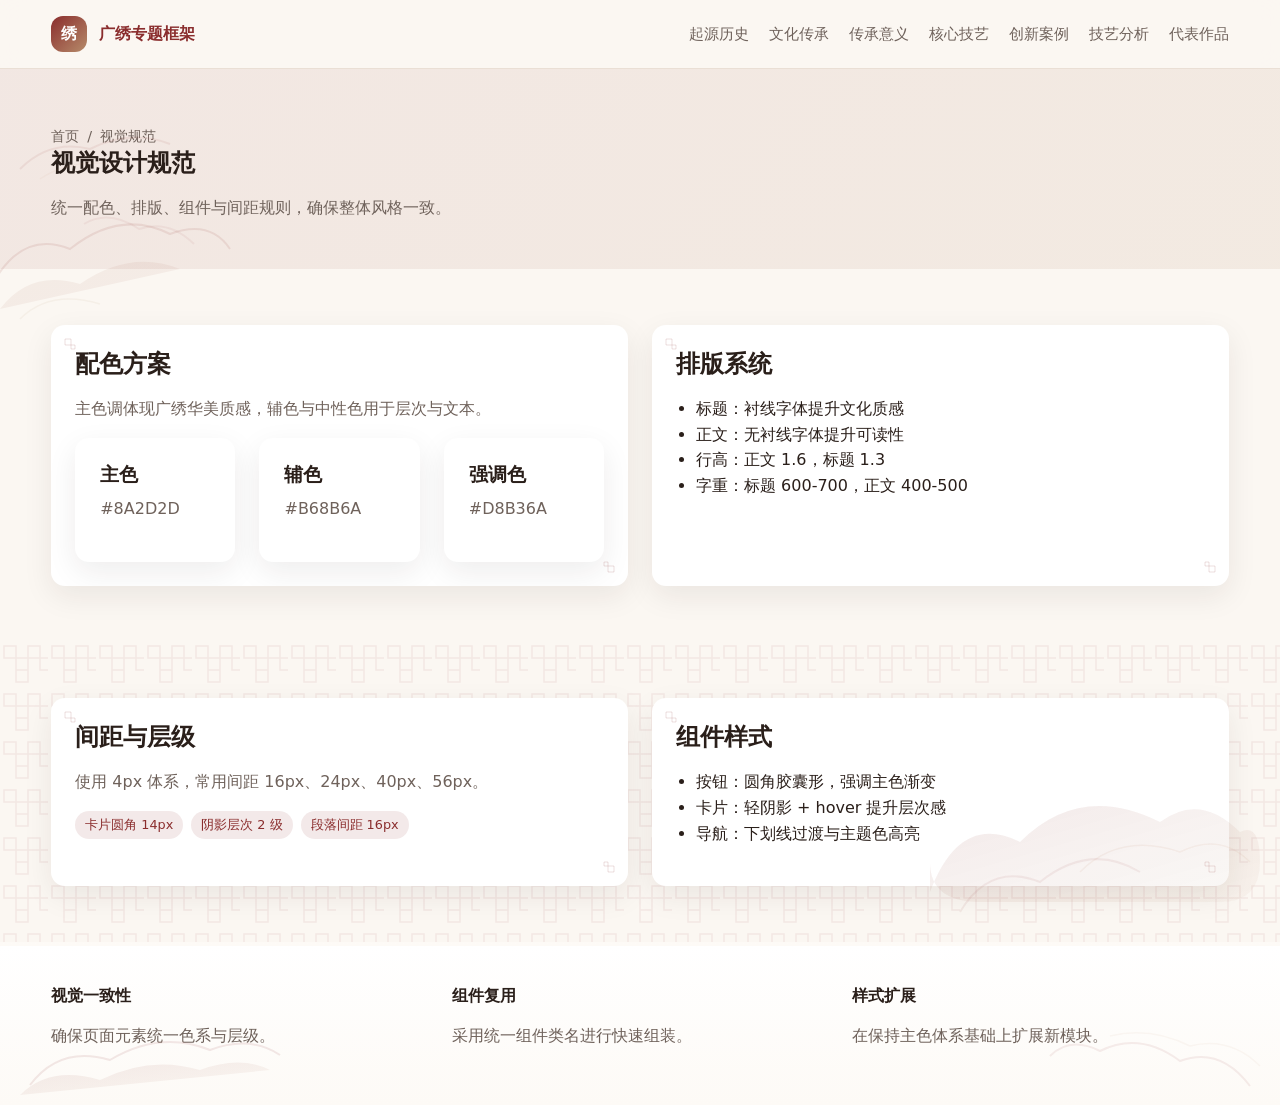
<file: frontend/pages/design-system.html>
<!DOCTYPE html>
<html lang="zh-CN">
<head>
  <meta charset="UTF-8" />
  <meta name="viewport" content="width=device-width, initial-scale=1.0" />
  <title>视觉设计规范 · 广绣专题</title>
  <link rel="stylesheet" href="../assets/css/base.css" />
  <link rel="stylesheet" href="../assets/css/layout.css" />
  <link rel="stylesheet" href="../assets/css/components.css" />
  <link rel="stylesheet" href="../assets/css/animations.css" />
  <link rel="stylesheet" href="../assets/css/pages.css" />
</head>
<body>
  <header>
    <div class="container navbar">
      <a class="brand" href="../index.html" data-transition>
        <span class="brand-mark">绣</span>
        <span>广绣专题框架</span>
      </a>
      <nav class="nav-links" data-nav-menu>
        <a href="history.html" data-transition>起源历史</a>
        <a href="culture.html" data-transition>文化传承</a>
        <a href="heritage.html" data-transition>传承意义</a>
        <a href="techniques.html" data-transition>核心技艺</a>
        <a href="cases.html" data-transition>创新案例</a>
        <a href="analysis.html" data-transition>技艺分析</a>
        <a href="works.html" data-transition>代表作品</a>
      </nav>
      <button class="nav-toggle" aria-label="打开导航" data-nav-toggle>
        <span></span>
        <span></span>
        <span></span>
      </button>
    </div>
  </header>

  <main class="cloud-bg">
    <section class="page-hero wan-pattern-bg">
      <div class="container">
        <div class="breadcrumbs">
          <span>首页</span>
          <span>/</span>
          <span>视觉规范</span>
        </div>
        <h1>视觉设计规范</h1>
        <p>统一配色、排版、组件与间距规则，确保整体风格一致。</p>
      </div>
    </section>

    <section class="section">
      <div class="container grid grid-2">
        <div class="content-panel" data-reveal>
          <h2>配色方案</h2>
          <p>主色调体现广绣华美质感，辅色与中性色用于层次与文本。</p>
          <div class="grid grid-3">
            <div class="card">
              <h3 class="card-title">主色</h3>
              <p>#8A2D2D</p>
            </div>
            <div class="card">
              <h3 class="card-title">辅色</h3>
              <p>#B68B6A</p>
            </div>
            <div class="card">
              <h3 class="card-title">强调色</h3>
              <p>#D8B36A</p>
            </div>
          </div>
        </div>
        <div class="content-panel" data-reveal>
          <h2>排版系统</h2>
          <ul>
            <li>标题：衬线字体提升文化质感</li>
            <li>正文：无衬线字体提升可读性</li>
            <li>行高：正文 1.6，标题 1.3</li>
            <li>字重：标题 600-700，正文 400-500</li>
          </ul>
        </div>
      </div>
    </section>

    <section class="section pattern-bg">
      <div class="container grid grid-2">
        <div class="content-panel" data-reveal>
          <h2>间距与层级</h2>
          <p>使用 4px 体系，常用间距 16px、24px、40px、56px。</p>
          <div class="tag-list">
            <span class="tag">卡片圆角 14px</span>
            <span class="tag">阴影层次 2 级</span>
            <span class="tag">段落间距 16px</span>
          </div>
        </div>
        <div class="content-panel" data-reveal>
          <h2>组件样式</h2>
          <ul>
            <li>按钮：圆角胶囊形，强调主色渐变</li>
            <li>卡片：轻阴影 + hover 提升层次感</li>
            <li>导航：下划线过渡与主题色高亮</li>
          </ul>
        </div>
      </div>
    </section>
  </main>

  <footer class="footer">
    <div class="container footer-grid">
      <div>
        <h4>视觉一致性</h4>
        <p>确保页面元素统一色系与层级。</p>
      </div>
      <div>
        <h4>组件复用</h4>
        <p>采用统一组件类名进行快速组装。</p>
      </div>
      <div>
        <h4>样式扩展</h4>
        <p>在保持主色体系基础上扩展新模块。</p>
      </div>
    </div>
  </footer>

  <script type="module" src="../assets/js/app.js"></script>
</body>
</html>
</file>
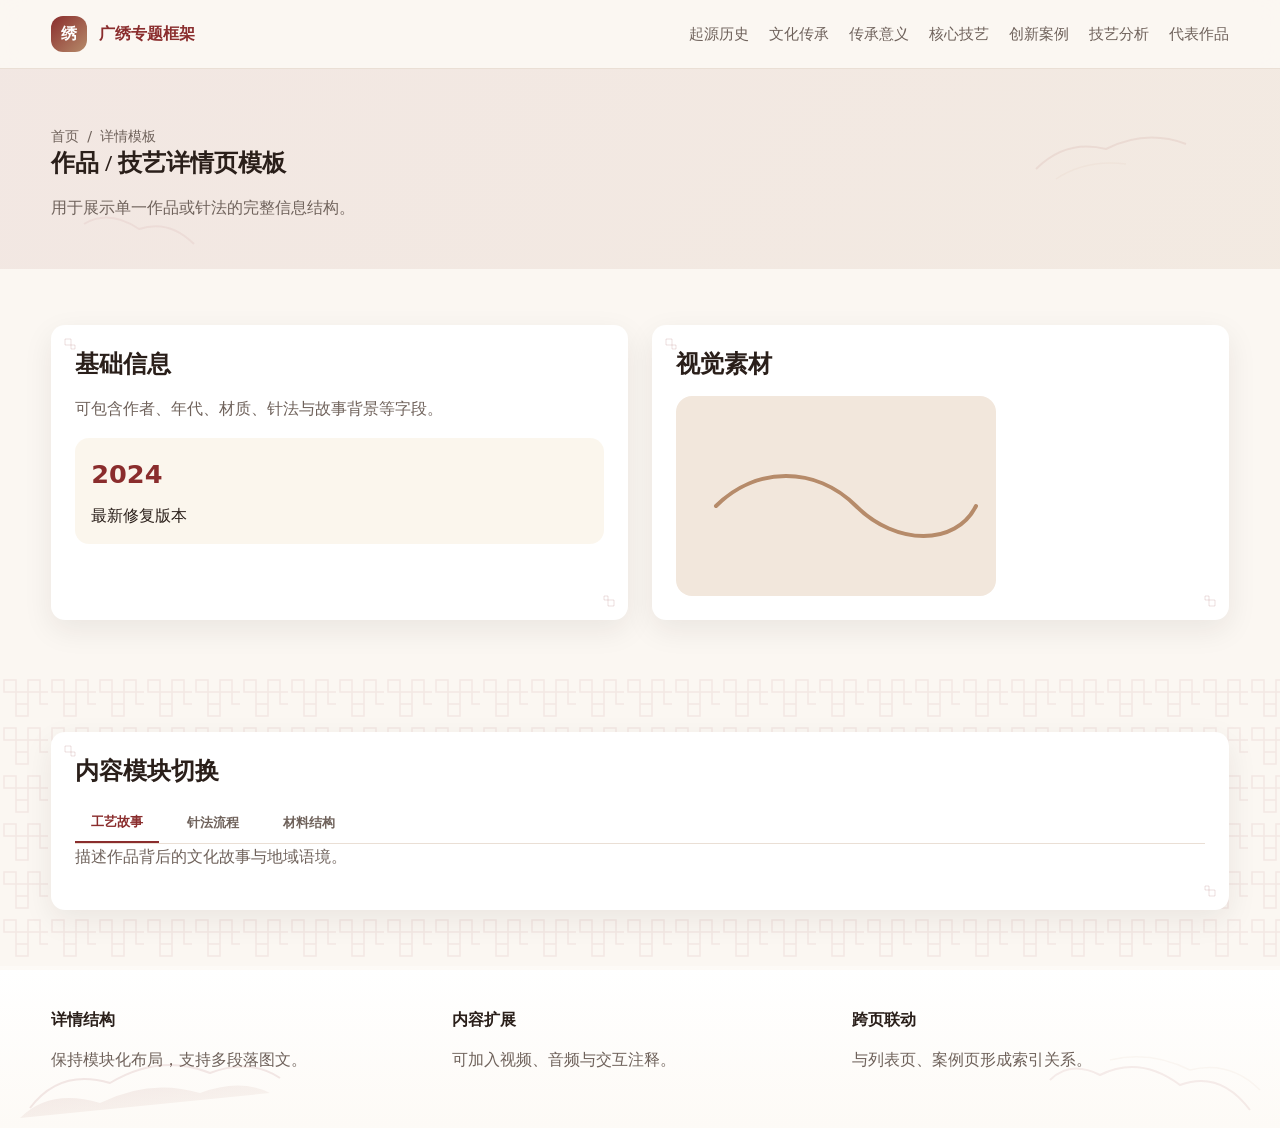
<file: frontend/pages/detail.html>
<!DOCTYPE html>
<html lang="zh-CN">
<head>
  <meta charset="UTF-8" />
  <meta name="viewport" content="width=device-width, initial-scale=1.0" />
  <title>详情模板 · 广绣专题</title>
  <link rel="stylesheet" href="../assets/css/base.css" />
  <link rel="stylesheet" href="../assets/css/layout.css" />
  <link rel="stylesheet" href="../assets/css/components.css" />
  <link rel="stylesheet" href="../assets/css/animations.css" />
  <link rel="stylesheet" href="../assets/css/pages.css" />
</head>
<body>
  <header>
    <div class="container navbar">
      <a class="brand" href="../index.html" data-transition>
        <span class="brand-mark">绣</span>
        <span>广绣专题框架</span>
      </a>
      <nav class="nav-links" data-nav-menu>
        <a href="history.html" data-transition>起源历史</a>
        <a href="culture.html" data-transition>文化传承</a>
        <a href="heritage.html" data-transition>传承意义</a>
        <a href="techniques.html" data-transition>核心技艺</a>
        <a href="cases.html" data-transition>创新案例</a>
        <a href="analysis.html" data-transition>技艺分析</a>
        <a href="works.html" data-transition>代表作品</a>
      </nav>
      <button class="nav-toggle" aria-label="打开导航" data-nav-toggle>
        <span></span>
        <span></span>
        <span></span>
      </button>
    </div>
  </header>

  <main>
    <section class="page-hero">
      <div class="container">
        <div class="breadcrumbs">
          <span>首页</span>
          <span>/</span>
          <span>详情模板</span>
        </div>
        <h1>作品 / 技艺详情页模板</h1>
        <p>用于展示单一作品或针法的完整信息结构。</p>
      </div>
    </section>

    <section class="section">
      <div class="container grid grid-2">
        <div class="content-panel" data-reveal>
          <h2>基础信息</h2>
          <p>可包含作者、年代、材质、针法与故事背景等字段。</p>
          <div class="kpi">
            <strong>2024</strong>
            <span>最新修复版本</span>
          </div>
        </div>
        <div class="content-panel" data-reveal>
          <h2>视觉素材</h2>
          <img src="../assets/img/placeholder.svg" alt="详情页图像占位" loading="lazy" />
        </div>
      </div>
    </section>

    <section class="section pattern-bg">
      <div class="container content-panel" data-reveal>
        <h2>内容模块切换</h2>
        <div class="tabs" data-tabs>
          <button class="tab-button is-active" data-tab="story">工艺故事</button>
          <button class="tab-button" data-tab="process">针法流程</button>
          <button class="tab-button" data-tab="materials">材料结构</button>
        </div>
        <div class="view-panel is-active" data-tab-panel="story">
          <p>描述作品背后的文化故事与地域语境。</p>
        </div>
        <div class="view-panel" data-tab-panel="process">
          <p>说明针法结构、工序流程与关键工艺。</p>
        </div>
        <div class="view-panel" data-tab-panel="materials">
          <p>记录丝线、底布、色彩与纹样设计要点。</p>
        </div>
      </div>
    </section>
  </main>

  <footer class="footer">
    <div class="container footer-grid">
      <div>
        <h4>详情结构</h4>
        <p>保持模块化布局，支持多段落图文。</p>
      </div>
      <div>
        <h4>内容扩展</h4>
        <p>可加入视频、音频与交互注释。</p>
      </div>
      <div>
        <h4>跨页联动</h4>
        <p>与列表页、案例页形成索引关系。</p>
      </div>
    </div>
  </footer>

  <script type="module" src="../assets/js/app.js"></script>
</body>
</html>
</file>
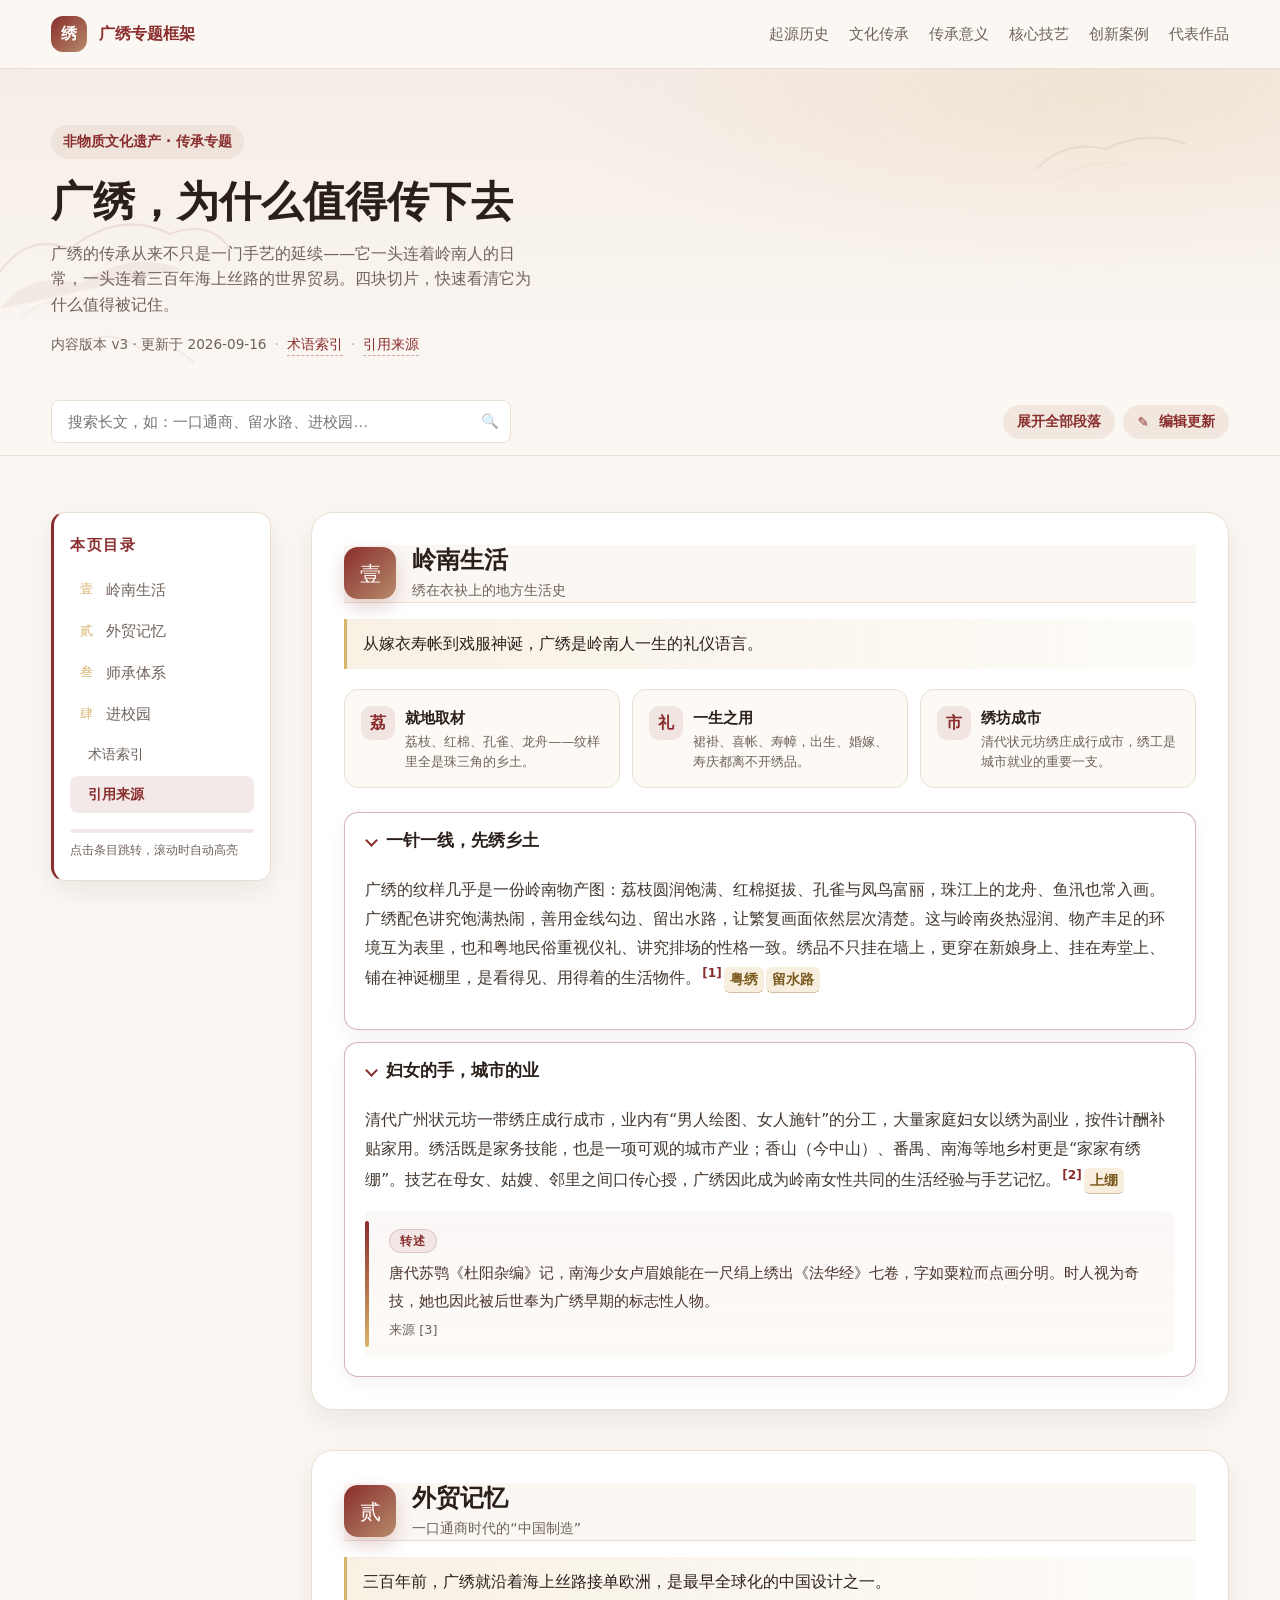
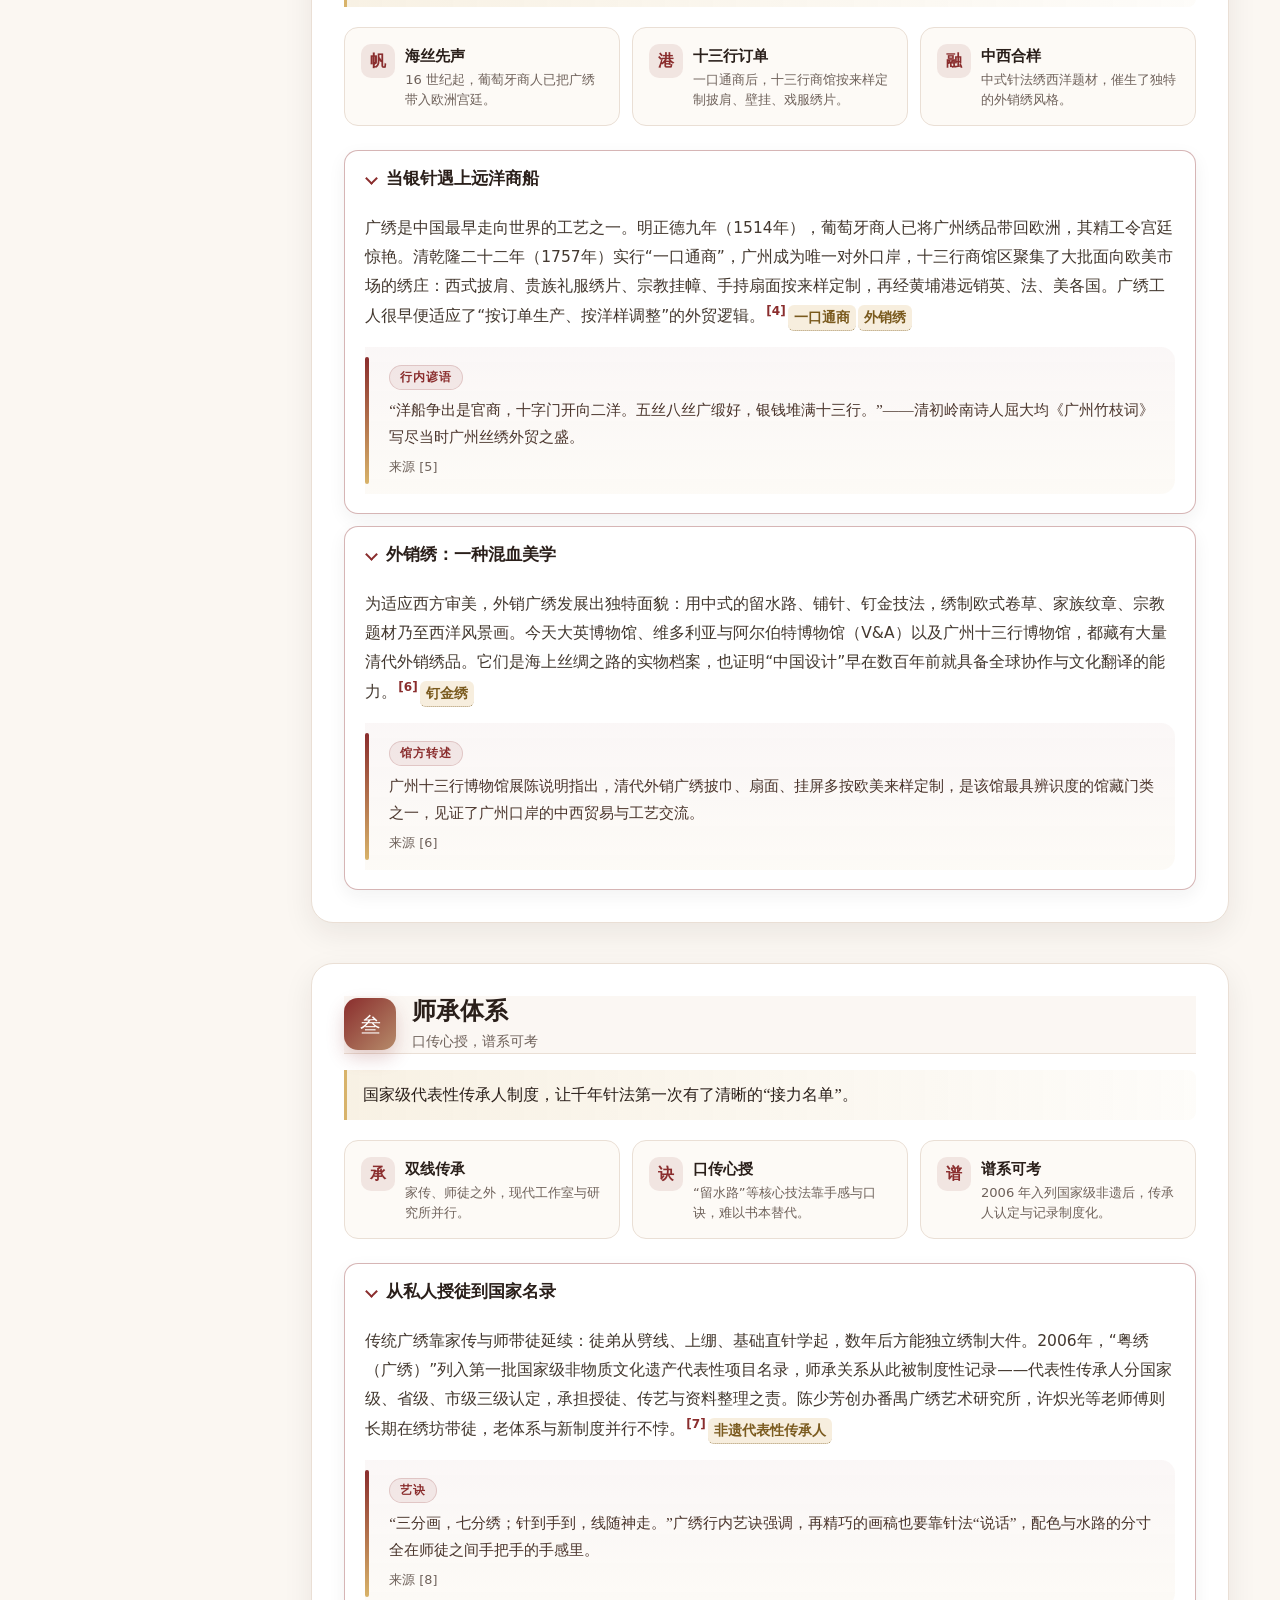
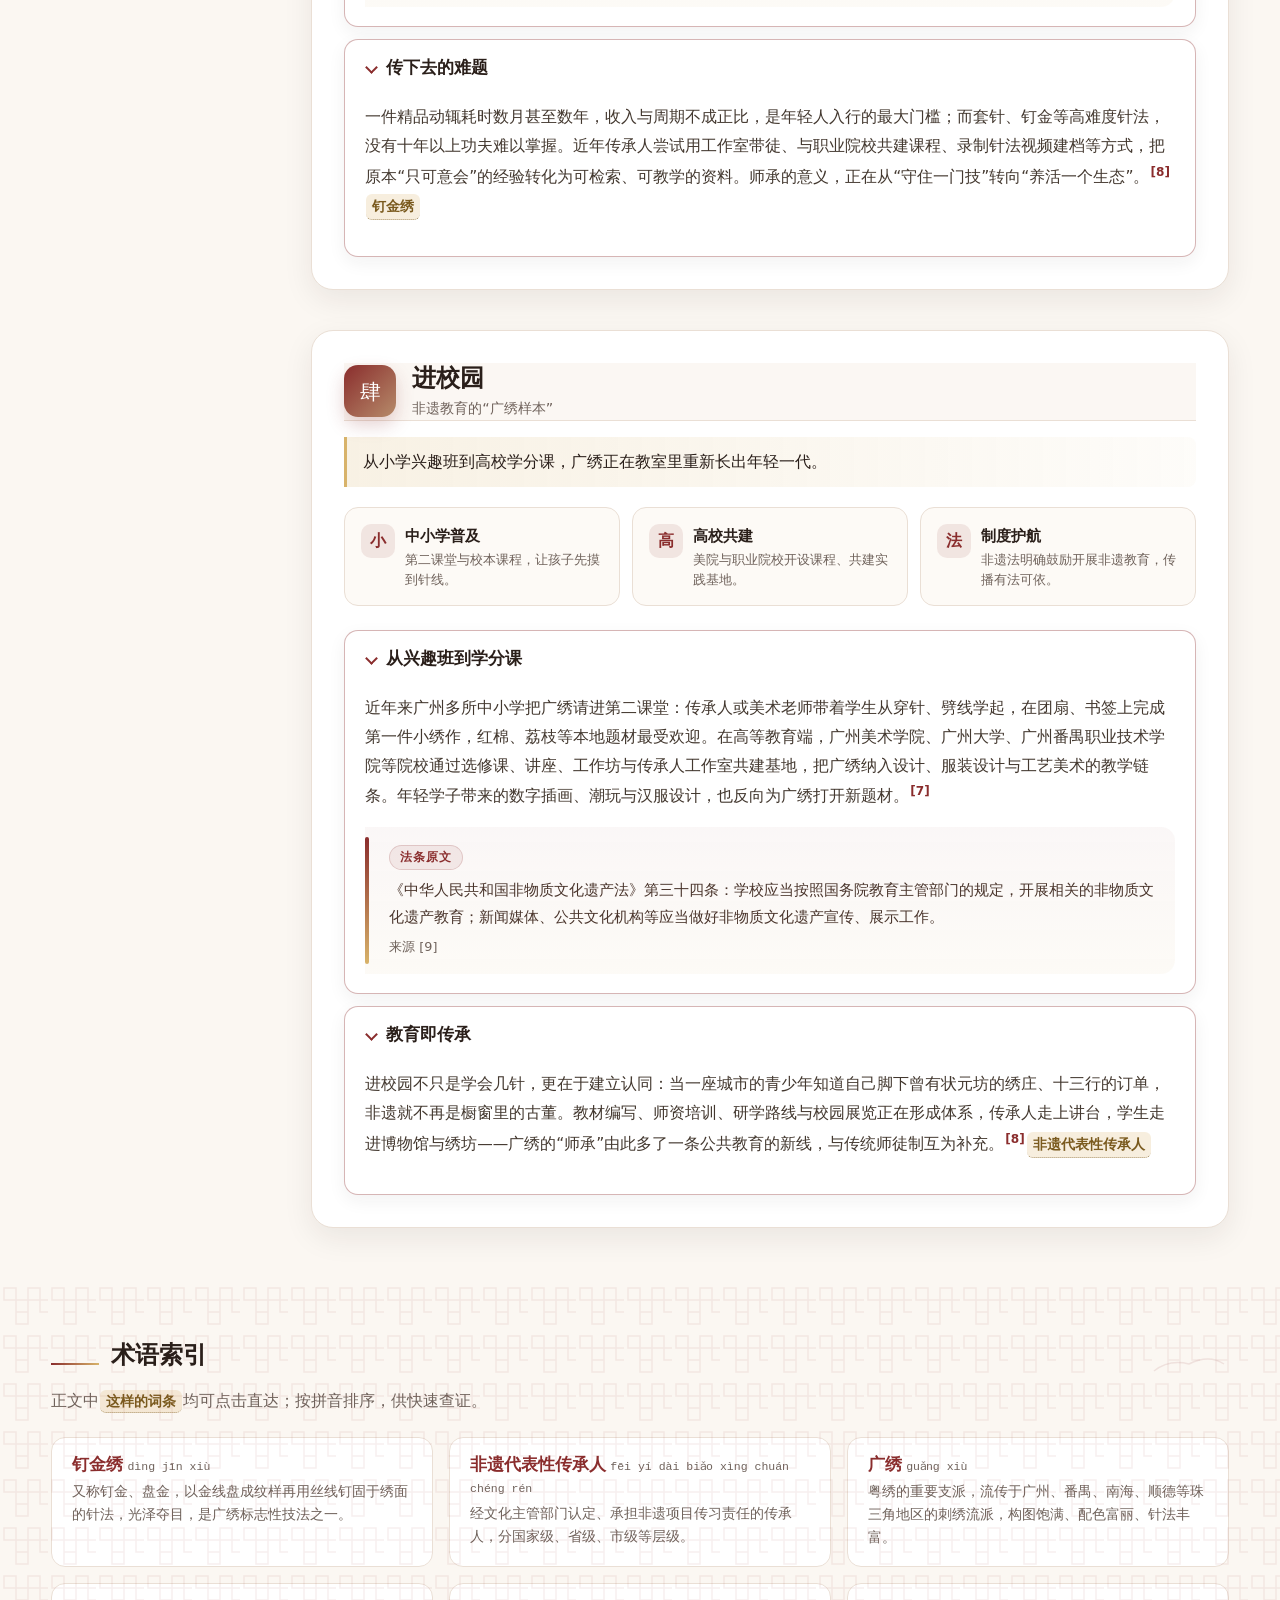
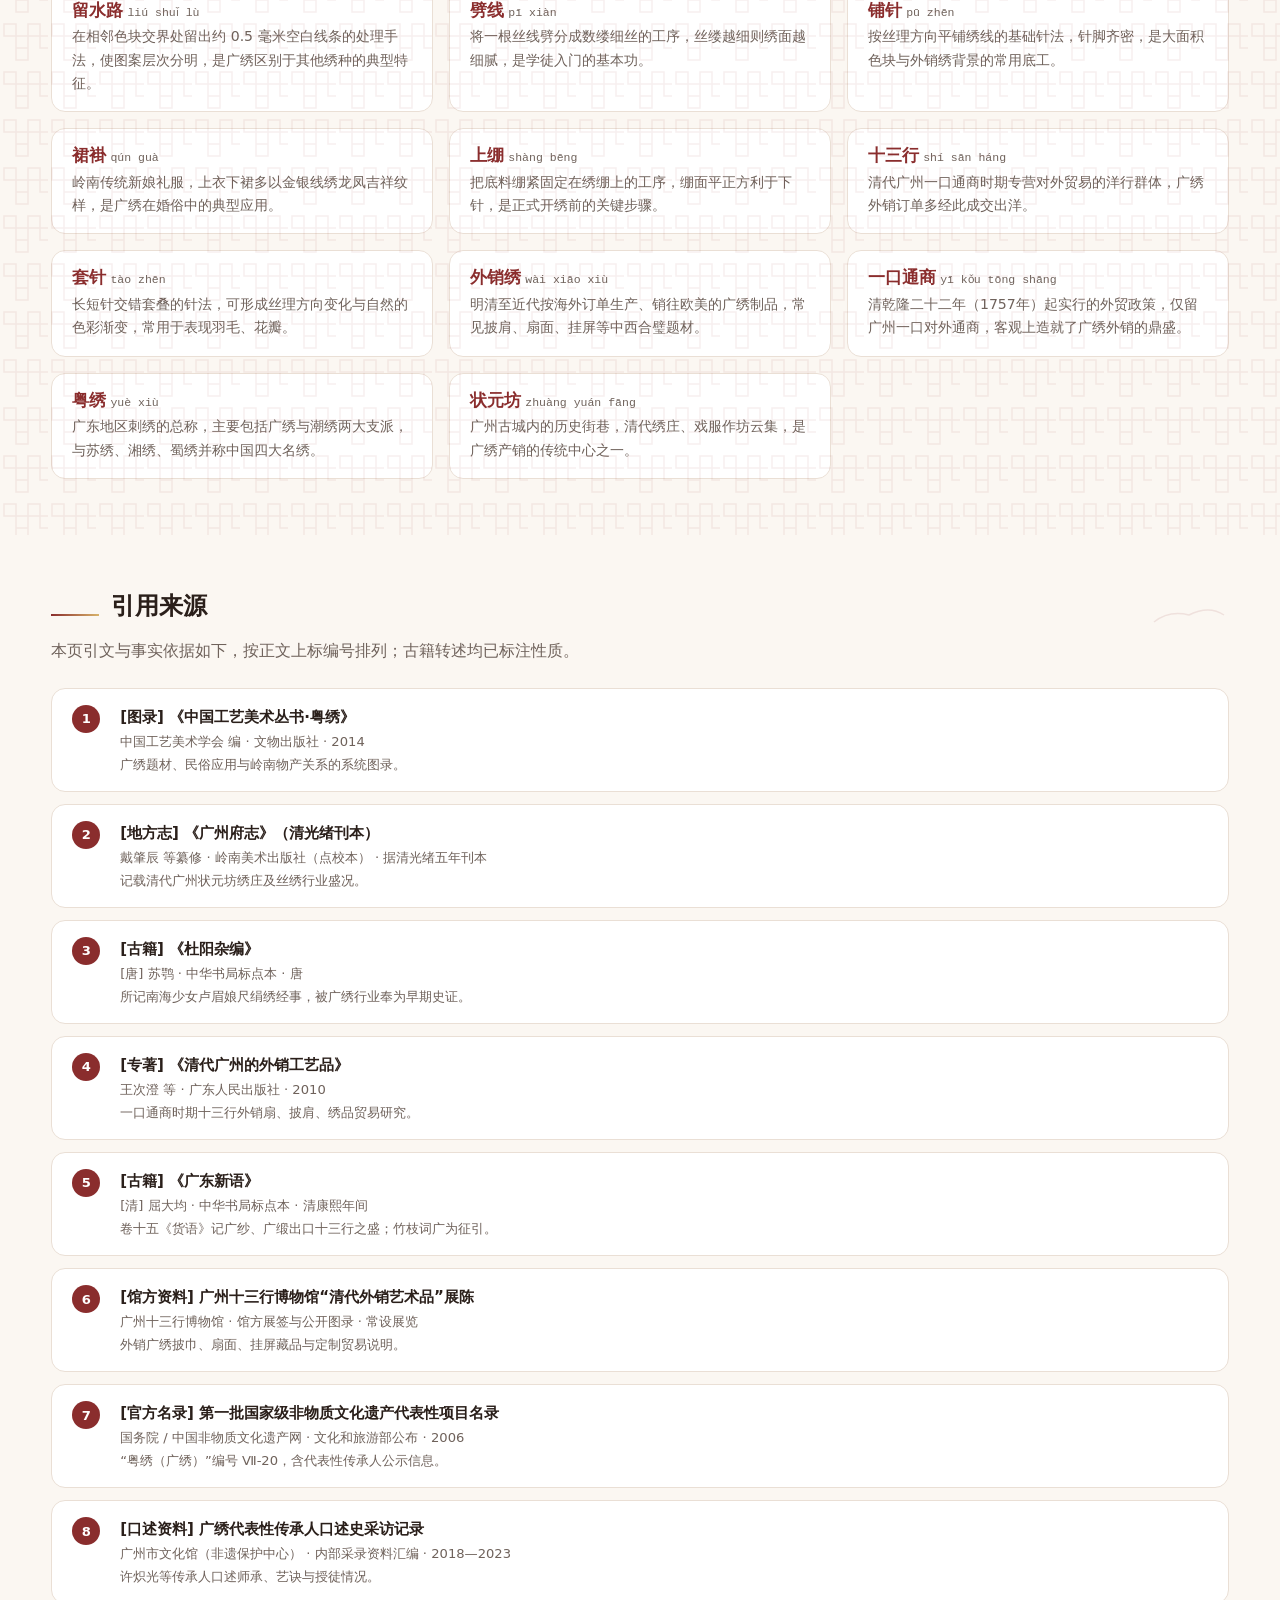
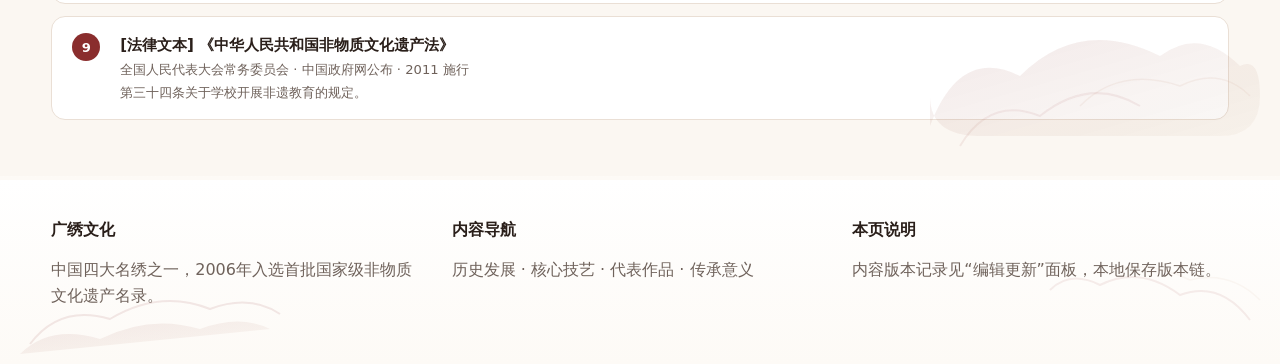
<file: frontend/pages/heritage.html>
<!DOCTYPE html>
<html lang="zh-CN">
<head>
  <meta charset="UTF-8" />
  <meta name="viewport" content="width=device-width, initial-scale=1.0" />
  <title>传承的意义 · 广绣文化专题</title>
  <meta name="description" content="从岭南生活、外贸记忆、师承体系到进校园，四块切片读懂广绣的文化传承意义。" />
  <link rel="stylesheet" href="../assets/css/base.css" />
  <link rel="stylesheet" href="../assets/css/layout.css" />
  <link rel="stylesheet" href="../assets/css/components.css" />
  <link rel="stylesheet" href="../assets/css/pages.css" />
  <link rel="stylesheet" href="../assets/css/heritage.css" />
</head>
<body>
  <header>
    <div class="container navbar">
      <a class="brand" href="../index.html" data-transition>
        <span class="brand-mark">绣</span>
        <span>广绣专题框架</span>
      </a>
      <nav class="nav-links" data-nav-menu>
        <a href="history.html" data-transition>起源历史</a>
        <a href="culture.html" data-transition>文化传承</a>
        <a href="heritage.html" class="active" data-transition>传承意义</a>
        <a href="techniques.html" data-transition>核心技艺</a>
        <a href="cases.html" data-transition>创新案例</a>
        <a href="works.html" data-transition>代表作品</a>
      </nav>
      <button class="nav-toggle" aria-label="打开导航" data-nav-toggle>
        <span></span><span></span><span></span>
      </button>
    </div>
  </header>

  <main class="cloud-bg">
    <!-- 页头 -->
    <section class="page-hero heritage-hero">
      <div class="container">
        <span class="badge" data-reveal>非物质文化遗产 · 传承专题</span>
        <h1 data-reveal>广绣，为什么值得传下去</h1>
        <p class="hero-subtext" data-reveal id="heritage-intro">内容加载中…</p>
        <div class="hero-meta" data-reveal>
          <span id="heritage-updated">版本加载中</span>
          <span class="dot-sep">·</span>
          <a href="#glossary" class="meta-link">术语索引</a>
          <span class="dot-sep">·</span>
          <a href="#sources" class="meta-link">引用来源</a>
        </div>
      </div>
    </section>

    <!-- 工具条：搜索 + 展开/折叠 + 编辑 -->
    <div class="heritage-toolbar" data-heritage-toolbar>
      <div class="container toolbar-inner">
        <div class="search-box heritage-search">
          <label class="sr-only" for="heritage-search-input">全文检索</label>
          <input id="heritage-search-input" type="search" placeholder="搜索长文，如：一口通商、留水路、进校园…" autocomplete="off" />
        </div>
        <div class="toolbar-actions">
          <button class="btn btn-secondary btn-sm" type="button" data-collapse-toggle aria-expanded="false">展开全部段落</button>
          <button class="btn btn-secondary btn-sm" type="button" data-edit-toggle>
            <span class="edit-icon" aria-hidden="true">✎</span> 编辑更新
          </button>
        </div>
      </div>
      <!-- 搜索结果浮层 -->
      <div class="container">
        <div class="search-panel" data-search-panel hidden>
          <div class="search-panel-head">
            <strong data-search-count>0 处命中</strong>
            <button class="search-clear" type="button" data-search-clear>清除 ×</button>
          </div>
          <ol class="search-results" data-search-results></ol>
        </div>
      </div>
    </div>

    <!-- 正文 + 目录 -->
    <section class="section heritage-section">
      <div class="container heritage-layout">
        <aside class="heritage-toc" data-toc aria-label="本页目录">
          <div class="toc-card">
            <p class="toc-title">本页目录</p>
            <nav>
              <ul class="toc-list" data-toc-list>
                <li><a href="#lingnan" data-toc-link="lingnan"><span class="toc-index">壹</span>岭南生活</a></li>
                <li><a href="#trade" data-toc-link="trade"><span class="toc-index">贰</span>外贸记忆</a></li>
                <li><a href="#masters" data-toc-link="masters"><span class="toc-index">叁</span>师承体系</a></li>
                <li><a href="#campus" data-toc-link="campus"><span class="toc-index">肆</span>进校园</a></li>
                <li class="toc-sub"><a href="#glossary" data-toc-link="glossary">术语索引</a></li>
                <li class="toc-sub"><a href="#sources" data-toc-link="sources">引用来源</a></li>
              </ul>
            </nav>
            <div class="toc-progress" aria-hidden="true">
              <span data-read-progress></span>
            </div>
            <p class="toc-hint">点击条目跳转，滚动时自动高亮</p>
          </div>
        </aside>

        <div class="heritage-content" data-heritage-content>
          <!-- 四个版块由 JS 渲染 -->
          <div class="heritage-skeleton" aria-hidden="true">
            <div class="skeleton" style="height:28px;width:40%;margin-bottom:16px"></div>
            <div class="skeleton" style="height:14px;width:90%;margin-bottom:10px"></div>
            <div class="skeleton" style="height:14px;width:75%;margin-bottom:24px"></div>
            <div class="skeleton" style="height:120px"></div>
          </div>
        </div>
      </div>
    </section>

    <!-- 术语索引 -->
    <section class="section pattern-bg heritage-index-section" id="glossary">
      <div class="container">
        <div class="section-title"><h2>术语索引</h2></div>
        <p style="margin-bottom: var(--space-6); color: var(--color-muted);">
          正文中<span class="term-chip">这样的词条</span>均可点击直达；按拼音排序，供快速查证。
        </p>
        <div class="glossary-grid" data-glossary></div>
      </div>
    </section>

    <!-- 引用来源 -->
    <section class="section" id="sources">
      <div class="container">
        <div class="section-title"><h2>引用来源</h2></div>
        <p style="margin-bottom: var(--space-6); color: var(--color-muted);">
          本页引文与事实依据如下，按正文上标编号排列；古籍转述均已标注性质。
        </p>
        <ol class="source-list" data-sources></ol>
      </div>
    </section>
  </main>

  <!-- 移动端目录抽屉 -->
  <div class="toc-drawer" data-toc-drawer hidden>
    <div class="toc-drawer-backdrop" data-toc-close></div>
    <div class="toc-drawer-panel" role="dialog" aria-modal="true" aria-label="本页目录">
      <div class="toc-drawer-head">
        <strong>本页目录</strong>
        <button class="toc-drawer-close" type="button" data-toc-close aria-label="关闭目录">×</button>
      </div>
      <ul class="toc-list" data-toc-list></ul>
      <div class="toc-progress" aria-hidden="true"><span data-read-progress></span></div>
    </div>
  </div>
  <button class="toc-fab" type="button" data-toc-fab aria-label="打开目录">
    目录<span class="toc-fab-bar"><i data-read-progress></i></span>
  </button>

  <!-- 编辑抽屉 -->
  <div class="editor-drawer" data-editor-drawer hidden>
    <div class="editor-backdrop" data-editor-close></div>
    <aside class="editor-panel" role="dialog" aria-modal="true" aria-label="编辑与版本">
      <div class="editor-head">
        <h3>编辑更新</h3>
        <button class="toc-drawer-close" type="button" data-editor-close aria-label="关闭">×</button>
      </div>
      <p class="editor-tip">正文段落、引文与要点均可直接修改。保存即生成新版本，历史版本可预览与回滚，形成完整版本链。</p>
      <div class="editor-field">
        <label for="edit-note">本次更新说明</label>
        <input id="edit-note" class="input" type="text" placeholder="如：补充分校案例、修订引述" maxlength="60" />
      </div>
      <div class="editor-field">
        <label for="edit-author">署名</label>
        <input id="edit-author" class="input" type="text" placeholder="选填，默认：访客编辑" maxlength="20" />
      </div>
      <div class="editor-actions">
        <button class="btn btn-primary btn-sm" type="button" data-save-version>保存为新版本</button>
        <button class="btn btn-secondary btn-sm" type="button" data-exit-edit>退出编辑</button>
      </div>
      <div class="version-chain-head">
        <strong>版本链</strong>
        <button class="link-btn" type="button" data-reset-versions>恢复初始版本</button>
      </div>
      <ol class="version-chain" data-version-chain></ol>
    </aside>
  </div>

  <footer class="footer">
    <div class="container footer-grid">
      <div>
        <h4>广绣文化</h4>
        <p>中国四大名绣之一，2006年入选首批国家级非物质文化遗产名录。</p>
      </div>
      <div>
        <h4>内容导航</h4>
        <p><a href="history.html">历史发展</a> · <a href="techniques.html">核心技艺</a> · <a href="works.html">代表作品</a> · <a href="heritage.html">传承意义</a></p>
      </div>
      <div>
        <h4>本页说明</h4>
        <p id="heritage-version-note">内容版本记录见“编辑更新”面板，本地保存版本链。</p>
      </div>
    </div>
  </footer>

  <script type="module" src="../assets/js/app.js"></script>
  <script type="module" src="../assets/js/heritage.js"></script>
</body>
</html>
</file>
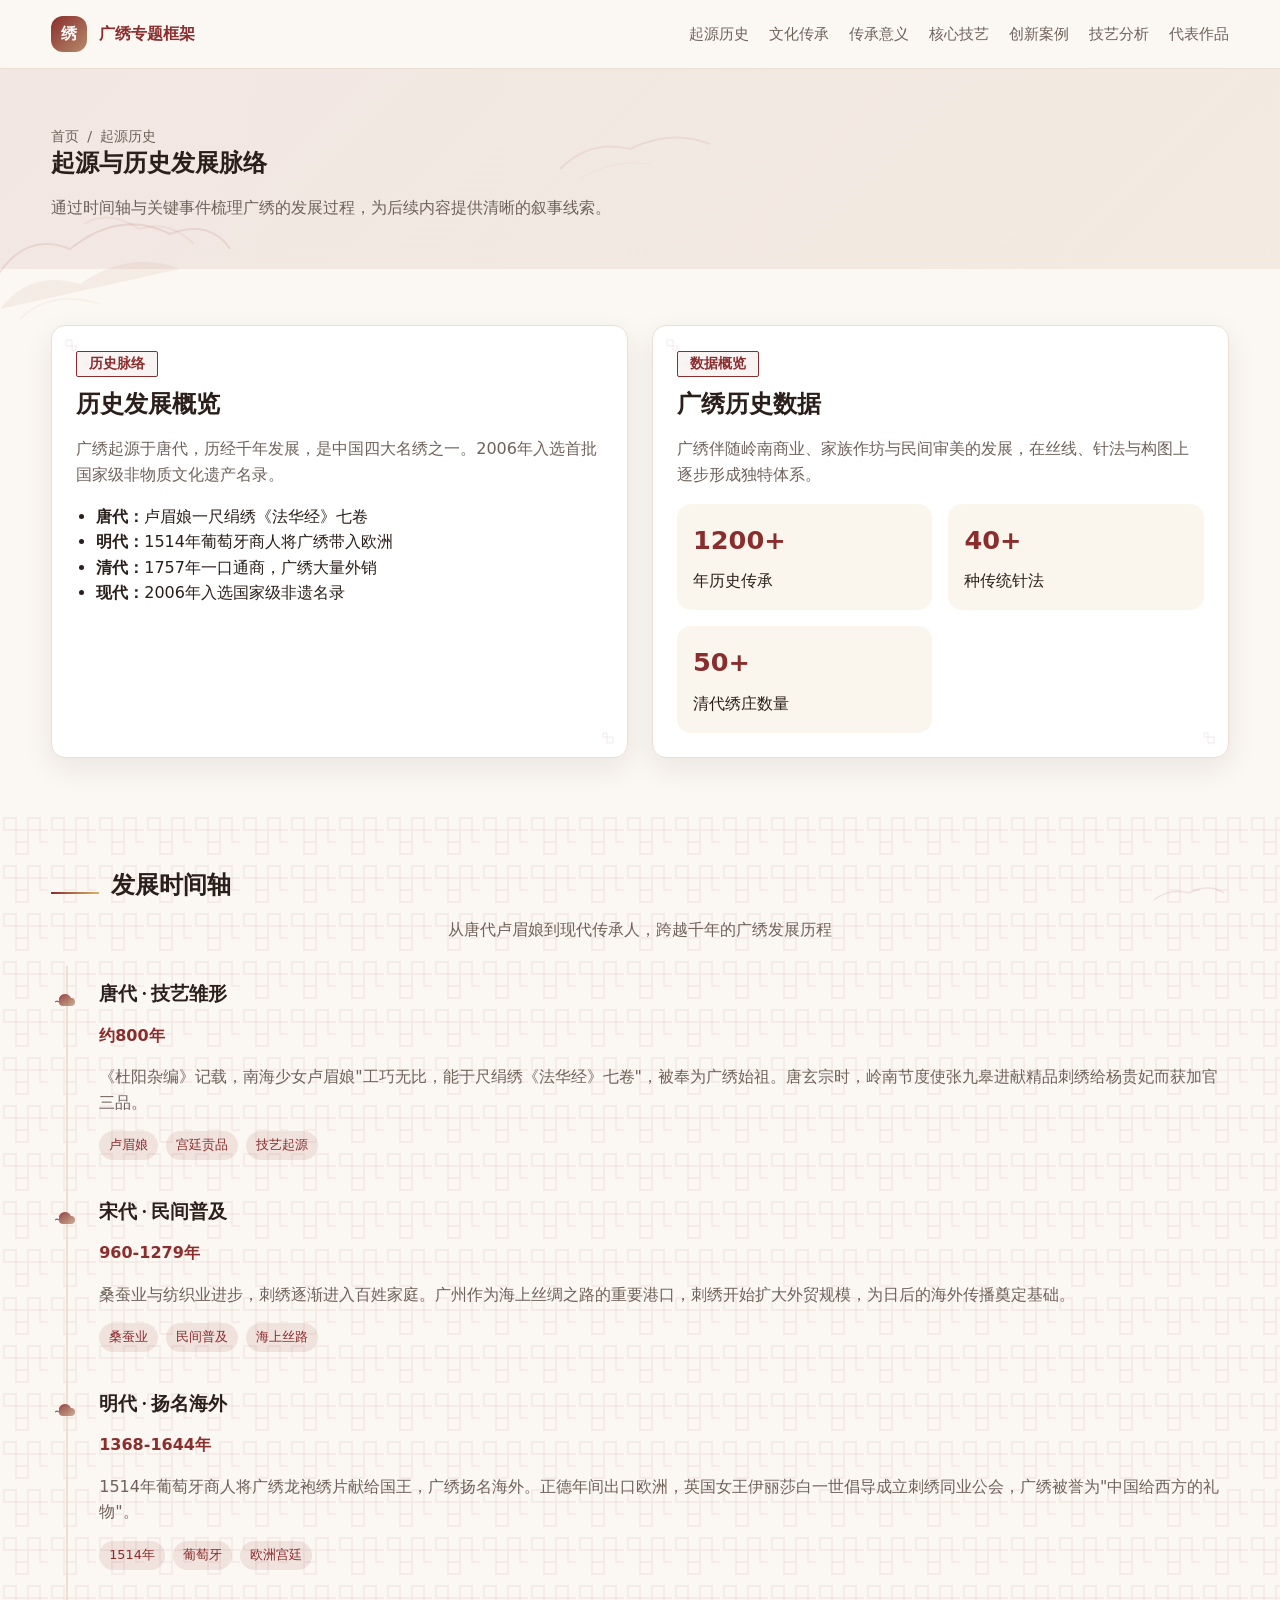
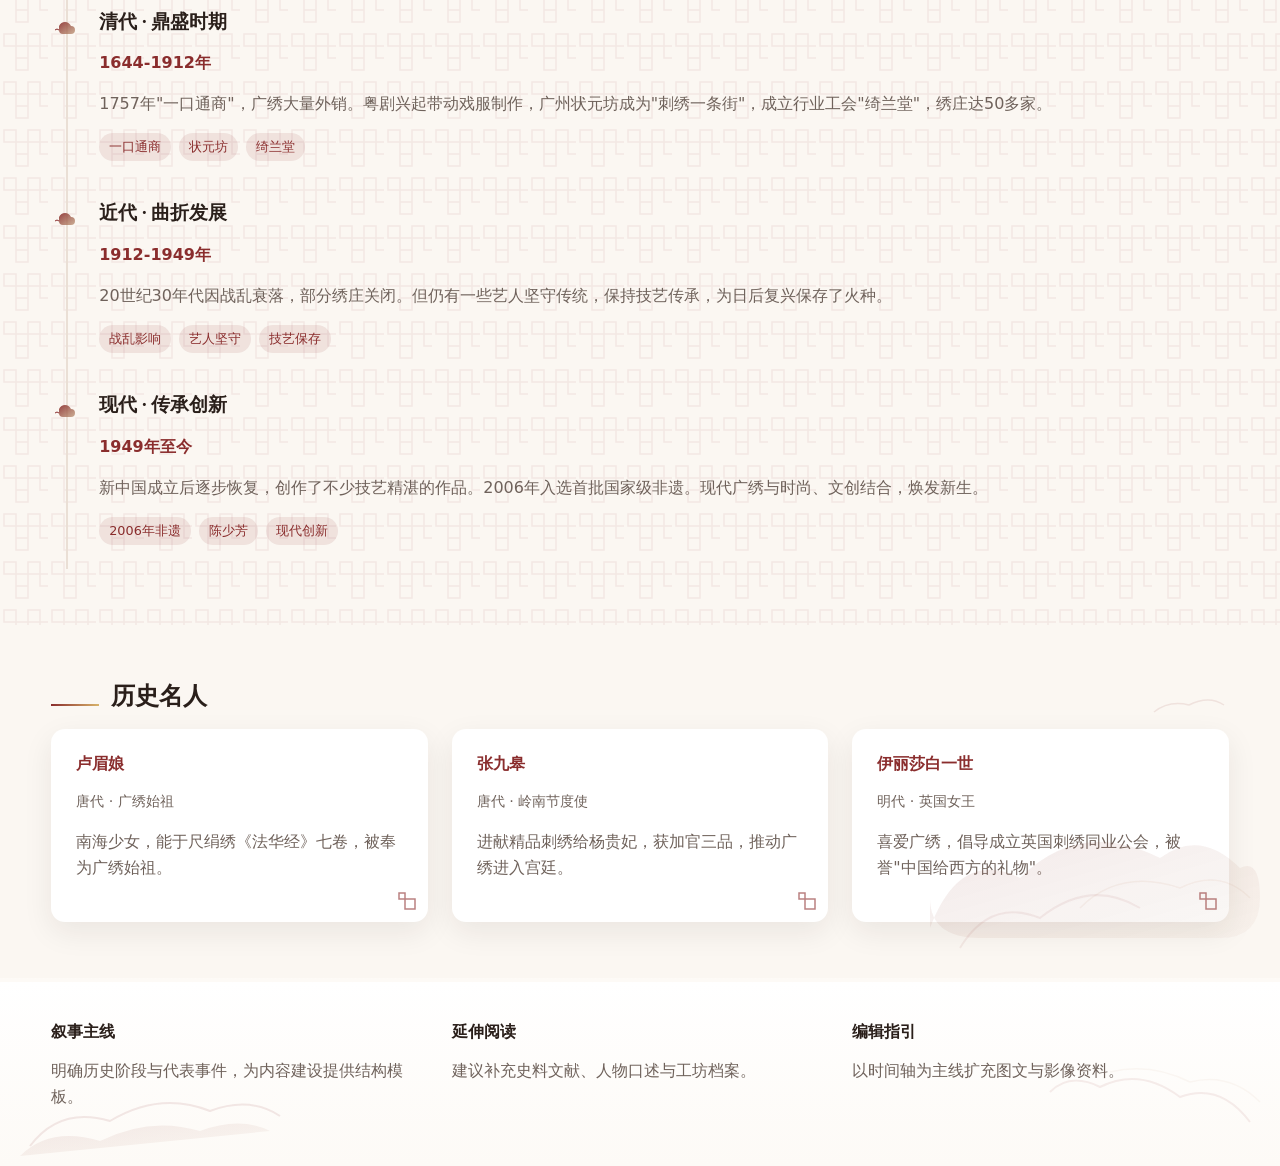
<file: frontend/pages/history.html>
<!DOCTYPE html>
<html lang="zh-CN">
<head>
  <meta charset="UTF-8" />
  <meta name="viewport" content="width=device-width, initial-scale=1.0" />
  <title>起源历史 · 广绣专题</title>
  <link rel="stylesheet" href="../assets/css/base.css" />
  <link rel="stylesheet" href="../assets/css/layout.css" />
  <link rel="stylesheet" href="../assets/css/components.css" />
  <link rel="stylesheet" href="../assets/css/animations.css" />
  <link rel="stylesheet" href="../assets/css/pages.css" />
</head>
<body>
  <header>
    <div class="container navbar">
      <a class="brand" href="../index.html" data-transition>
        <span class="brand-mark">绣</span>
        <span>广绣专题框架</span>
      </a>
      <nav class="nav-links" data-nav-menu>
        <a href="history.html" data-transition>起源历史</a>
        <a href="culture.html" data-transition>文化传承</a>
        <a href="heritage.html" data-transition>传承意义</a>
        <a href="techniques.html" data-transition>核心技艺</a>
        <a href="cases.html" data-transition>创新案例</a>
        <a href="analysis.html" data-transition>技艺分析</a>
        <a href="works.html" data-transition>代表作品</a>
      </nav>
      <button class="nav-toggle" aria-label="打开导航" data-nav-toggle>
        <span></span>
        <span></span>
        <span></span>
      </button>
    </div>
  </header>

  <main class="cloud-bg">
    <section class="page-hero cloud-top-bg">
      <div class="container">
        <div>
          <div class="breadcrumbs">
            <span>首页</span>
            <span>/</span>
            <span>起源历史</span>
          </div>
          <h1>起源与历史发展脉络</h1>
          <p>通过时间轴与关键事件梳理广绣的发展过程，为后续内容提供清晰的叙事线索。</p>
        </div>
      </div>
    </section>

    <section class="section">
      <div class="container grid grid-2">
        <div class="content-panel traditional-border" data-reveal>
          <span class="seal-tag" style="margin-bottom: 12px;">历史脉络</span>
          <h2>历史发展概览</h2>
          <p>广绣起源于唐代，历经千年发展，是中国四大名绣之一。2006年入选首批国家级非物质文化遗产名录。</p>
          <ul style="margin-top: var(--space-4);">
            <li><strong>唐代：</strong>卢眉娘一尺绢绣《法华经》七卷</li>
            <li><strong>明代：</strong>1514年葡萄牙商人将广绣带入欧洲</li>
            <li><strong>清代：</strong>1757年一口通商，广绣大量外销</li>
            <li><strong>现代：</strong>2006年入选国家级非遗名录</li>
          </ul>
        </div>
        <div class="content-panel traditional-border" data-reveal>
          <span class="seal-tag" style="margin-bottom: 12px;">数据概览</span>
          <h2>广绣历史数据</h2>
          <p>广绣伴随岭南商业、家族作坊与民间审美的发展，在丝线、针法与构图上逐步形成独特体系。</p>
          <div class="stat-grid">
            <div class="kpi">
              <strong>1200+</strong>
              <span>年历史传承</span>
            </div>
            <div class="kpi">
              <strong>40+</strong>
              <span>种传统针法</span>
            </div>
            <div class="kpi">
              <strong>50+</strong>
              <span>清代绣庄数量</span>
            </div>
          </div>
        </div>
      </div>
    </section>

    <section class="section pattern-bg">
      <div class="container">
        <div class="section-title">
          <h2>发展时间轴</h2>
        </div>
        <p style="text-align: center; margin-bottom: var(--space-6); color: var(--color-muted);">
          从唐代卢眉娘到现代传承人，跨越千年的广绣发展历程
        </p>
        <div class="timeline" data-reveal>
          <div class="timeline-item">
            <h3>唐代 · 技艺雏形</h3>
            <p style="color: var(--color-primary); font-weight: 600;">约800年</p>
            <p>《杜阳杂编》记载，南海少女卢眉娘"工巧无比，能于尺绢绣《法华经》七卷"，被奉为广绣始祖。唐玄宗时，岭南节度使张九皋进献精品刺绣给杨贵妃而获加官三品。</p>
            <div class="tag-list" style="margin-top: var(--space-3);">
              <span class="tag">卢眉娘</span>
              <span class="tag">宫廷贡品</span>
              <span class="tag">技艺起源</span>
            </div>
          </div>
          <div class="timeline-item">
            <h3>宋代 · 民间普及</h3>
            <p style="color: var(--color-primary); font-weight: 600;">960-1279年</p>
            <p>桑蚕业与纺织业进步，刺绣逐渐进入百姓家庭。广州作为海上丝绸之路的重要港口，刺绣开始扩大外贸规模，为日后的海外传播奠定基础。</p>
            <div class="tag-list" style="margin-top: var(--space-3);">
              <span class="tag">桑蚕业</span>
              <span class="tag">民间普及</span>
              <span class="tag">海上丝路</span>
            </div>
          </div>
          <div class="timeline-item">
            <h3>明代 · 扬名海外</h3>
            <p style="color: var(--color-primary); font-weight: 600;">1368-1644年</p>
            <p>1514年葡萄牙商人将广绣龙袍绣片献给国王，广绣扬名海外。正德年间出口欧洲，英国女王伊丽莎白一世倡导成立刺绣同业公会，广绣被誉为"中国给西方的礼物"。</p>
            <div class="tag-list" style="margin-top: var(--space-3);">
              <span class="tag">1514年</span>
              <span class="tag">葡萄牙</span>
              <span class="tag">欧洲宫廷</span>
            </div>
          </div>
          <div class="timeline-item">
            <h3>清代 · 鼎盛时期</h3>
            <p style="color: var(--color-primary); font-weight: 600;">1644-1912年</p>
            <p>1757年"一口通商"，广绣大量外销。粤剧兴起带动戏服制作，广州状元坊成为"刺绣一条街"，成立行业工会"绮兰堂"，绣庄达50多家。</p>
            <div class="tag-list" style="margin-top: var(--space-3);">
              <span class="tag">一口通商</span>
              <span class="tag">状元坊</span>
              <span class="tag">绮兰堂</span>
            </div>
          </div>
          <div class="timeline-item">
            <h3>近代 · 曲折发展</h3>
            <p style="color: var(--color-primary); font-weight: 600;">1912-1949年</p>
            <p>20世纪30年代因战乱衰落，部分绣庄关闭。但仍有一些艺人坚守传统，保持技艺传承，为日后复兴保存了火种。</p>
            <div class="tag-list" style="margin-top: var(--space-3);">
              <span class="tag">战乱影响</span>
              <span class="tag">艺人坚守</span>
              <span class="tag">技艺保存</span>
            </div>
          </div>
          <div class="timeline-item">
            <h3>现代 · 传承创新</h3>
            <p style="color: var(--color-primary); font-weight: 600;">1949年至今</p>
            <p>新中国成立后逐步恢复，创作了不少技艺精湛的作品。2006年入选首批国家级非遗。现代广绣与时尚、文创结合，焕发新生。</p>
            <div class="tag-list" style="margin-top: var(--space-3);">
              <span class="tag">2006年非遗</span>
              <span class="tag">陈少芳</span>
              <span class="tag">现代创新</span>
            </div>
          </div>
        </div>
      </div>
    </section>

    <section class="section">
      <div class="container">
        <div class="section-title">
          <h2>历史名人</h2>
        </div>
        <div class="grid grid-3" data-reveal>
          <div class="card traditional-border">
            <h4 style="color: var(--color-primary);">卢眉娘</h4>
            <p style="font-size: 0.9rem; color: var(--color-muted);">唐代 · 广绣始祖</p>
            <p style="margin-top: var(--space-3);">南海少女，能于尺绢绣《法华经》七卷，被奉为广绣始祖。</p>
          </div>
          <div class="card traditional-border">
            <h4 style="color: var(--color-primary);">张九皋</h4>
            <p style="font-size: 0.9rem; color: var(--color-muted);">唐代 · 岭南节度使</p>
            <p style="margin-top: var(--space-3);">进献精品刺绣给杨贵妃，获加官三品，推动广绣进入宫廷。</p>
          </div>
          <div class="card traditional-border">
            <h4 style="color: var(--color-primary);">伊丽莎白一世</h4>
            <p style="font-size: 0.9rem; color: var(--color-muted);">明代 · 英国女王</p>
            <p style="margin-top: var(--space-3);">喜爱广绣，倡导成立英国刺绣同业公会，被誉"中国给西方的礼物"。</p>
          </div>
        </div>
      </div>
    </section>
  </main>

  <footer class="footer">
    <div class="container footer-grid">
      <div>
        <h4>叙事主线</h4>
        <p>明确历史阶段与代表事件，为内容建设提供结构模板。</p>
      </div>
      <div>
        <h4>延伸阅读</h4>
        <p>建议补充史料文献、人物口述与工坊档案。</p>
      </div>
      <div>
        <h4>编辑指引</h4>
        <p>以时间轴为主线扩充图文与影像资料。</p>
      </div>
    </div>
  </footer>

  <script type="module" src="../assets/js/app.js"></script>
</body>
</html>
</file>
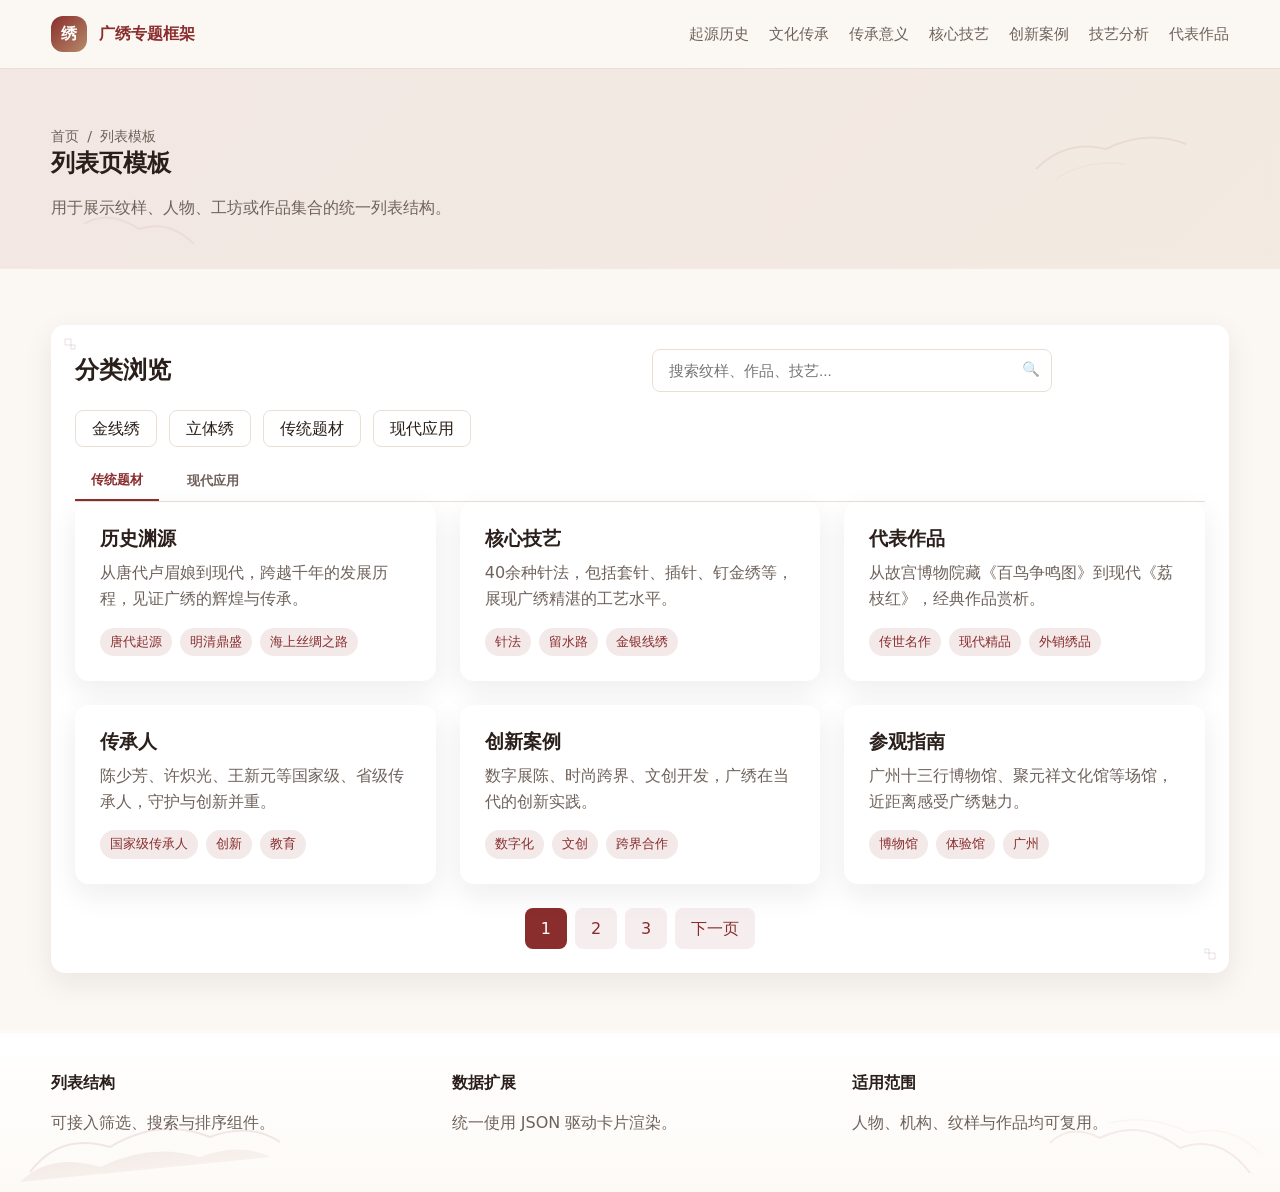
<file: frontend/pages/list.html>
<!DOCTYPE html>
<html lang="zh-CN">
<head>
  <meta charset="UTF-8" />
  <meta name="viewport" content="width=device-width, initial-scale=1.0" />
  <title>列表模板 · 广绣专题</title>
  <link rel="stylesheet" href="../assets/css/base.css" />
  <link rel="stylesheet" href="../assets/css/layout.css" />
  <link rel="stylesheet" href="../assets/css/components.css" />
  <link rel="stylesheet" href="../assets/css/animations.css" />
  <link rel="stylesheet" href="../assets/css/pages.css" />
</head>
<body>
  <header>
    <div class="container navbar">
      <a class="brand" href="../index.html" data-transition>
        <span class="brand-mark">绣</span>
        <span>广绣专题框架</span>
      </a>
      <nav class="nav-links" data-nav-menu>
        <a href="history.html" data-transition>起源历史</a>
        <a href="culture.html" data-transition>文化传承</a>
        <a href="heritage.html" data-transition>传承意义</a>
        <a href="techniques.html" data-transition>核心技艺</a>
        <a href="cases.html" data-transition>创新案例</a>
        <a href="analysis.html" data-transition>技艺分析</a>
        <a href="works.html" data-transition>代表作品</a>
      </nav>
      <button class="nav-toggle" aria-label="打开导航" data-nav-toggle>
        <span></span>
        <span></span>
        <span></span>
      </button>
    </div>
  </header>

  <main>
    <section class="page-hero">
      <div class="container">
        <div class="breadcrumbs">
          <span>首页</span>
          <span>/</span>
          <span>列表模板</span>
        </div>
        <h1>列表页模板</h1>
        <p>用于展示纹样、人物、工坊或作品集合的统一列表结构。</p>
      </div>
    </section>

    <section class="section">
      <div class="container content-panel" data-reveal>
        <div class="grid grid-2" style="align-items: center; margin-bottom: var(--space-6);">
          <h2 style="margin: 0;">分类浏览</h2>
          <div class="search-box">
            <input type="text" placeholder="搜索纹样、作品、技艺..." data-search-input />
          </div>
        </div>
        <div class="filter-group" style="margin-bottom: var(--space-5);">
          <label>
            <input type="checkbox" class="filter-checkbox" value="金线" data-filter />
            <span class="filter-label">金线绣</span>
          </label>
          <label>
            <input type="checkbox" class="filter-checkbox" value="立体" data-filter />
            <span class="filter-label">立体绣</span>
          </label>
          <label>
            <input type="checkbox" class="filter-checkbox" value="传统" data-filter />
            <span class="filter-label">传统题材</span>
          </label>
          <label>
            <input type="checkbox" class="filter-checkbox" value="现代" data-filter />
            <span class="filter-label">现代应用</span>
          </label>
        </div>
        <div class="tabs" data-tabs>
          <button class="tab-button is-active" data-tab="classic">传统题材</button>
          <button class="tab-button" data-tab="modern">现代应用</button>
        </div>
        <div class="view-panel is-active" data-tab-panel="classic">
          <div class="grid grid-3" data-list data-reveal>
            <div class="card">
              <div class="skeleton" data-skeleton></div>
              <div class="skeleton" data-skeleton style="width: 75%"></div>
            </div>
          </div>
        </div>
        <div class="view-panel" data-tab-panel="modern">
          <div class="grid grid-2">
            <article class="card">
              <h3 class="card-title">文创衍生</h3>
              <p>适用于文创产品、服饰与礼品系列的整理展示。</p>
            </article>
            <article class="card">
              <h3 class="card-title">公共艺术</h3>
              <p>记录装置艺术与城市公共空间中的广绣元素应用。</p>
            </article>
          </div>
        </div>
        <div class="pagination" style="margin-top: var(--space-6);">
          <span class="current">1</span>
          <a href="#">2</a>
          <a href="#">3</a>
          <a href="#">下一页</a>
        </div>
      </div>
    </section>
  </main>

  <footer class="footer">
    <div class="container footer-grid">
      <div>
        <h4>列表结构</h4>
        <p>可接入筛选、搜索与排序组件。</p>
      </div>
      <div>
        <h4>数据扩展</h4>
        <p>统一使用 JSON 驱动卡片渲染。</p>
      </div>
      <div>
        <h4>适用范围</h4>
        <p>人物、机构、纹样与作品均可复用。</p>
      </div>
    </div>
  </footer>

  <script type="module" src="../assets/js/app.js"></script>
</body>
</html>
</file>
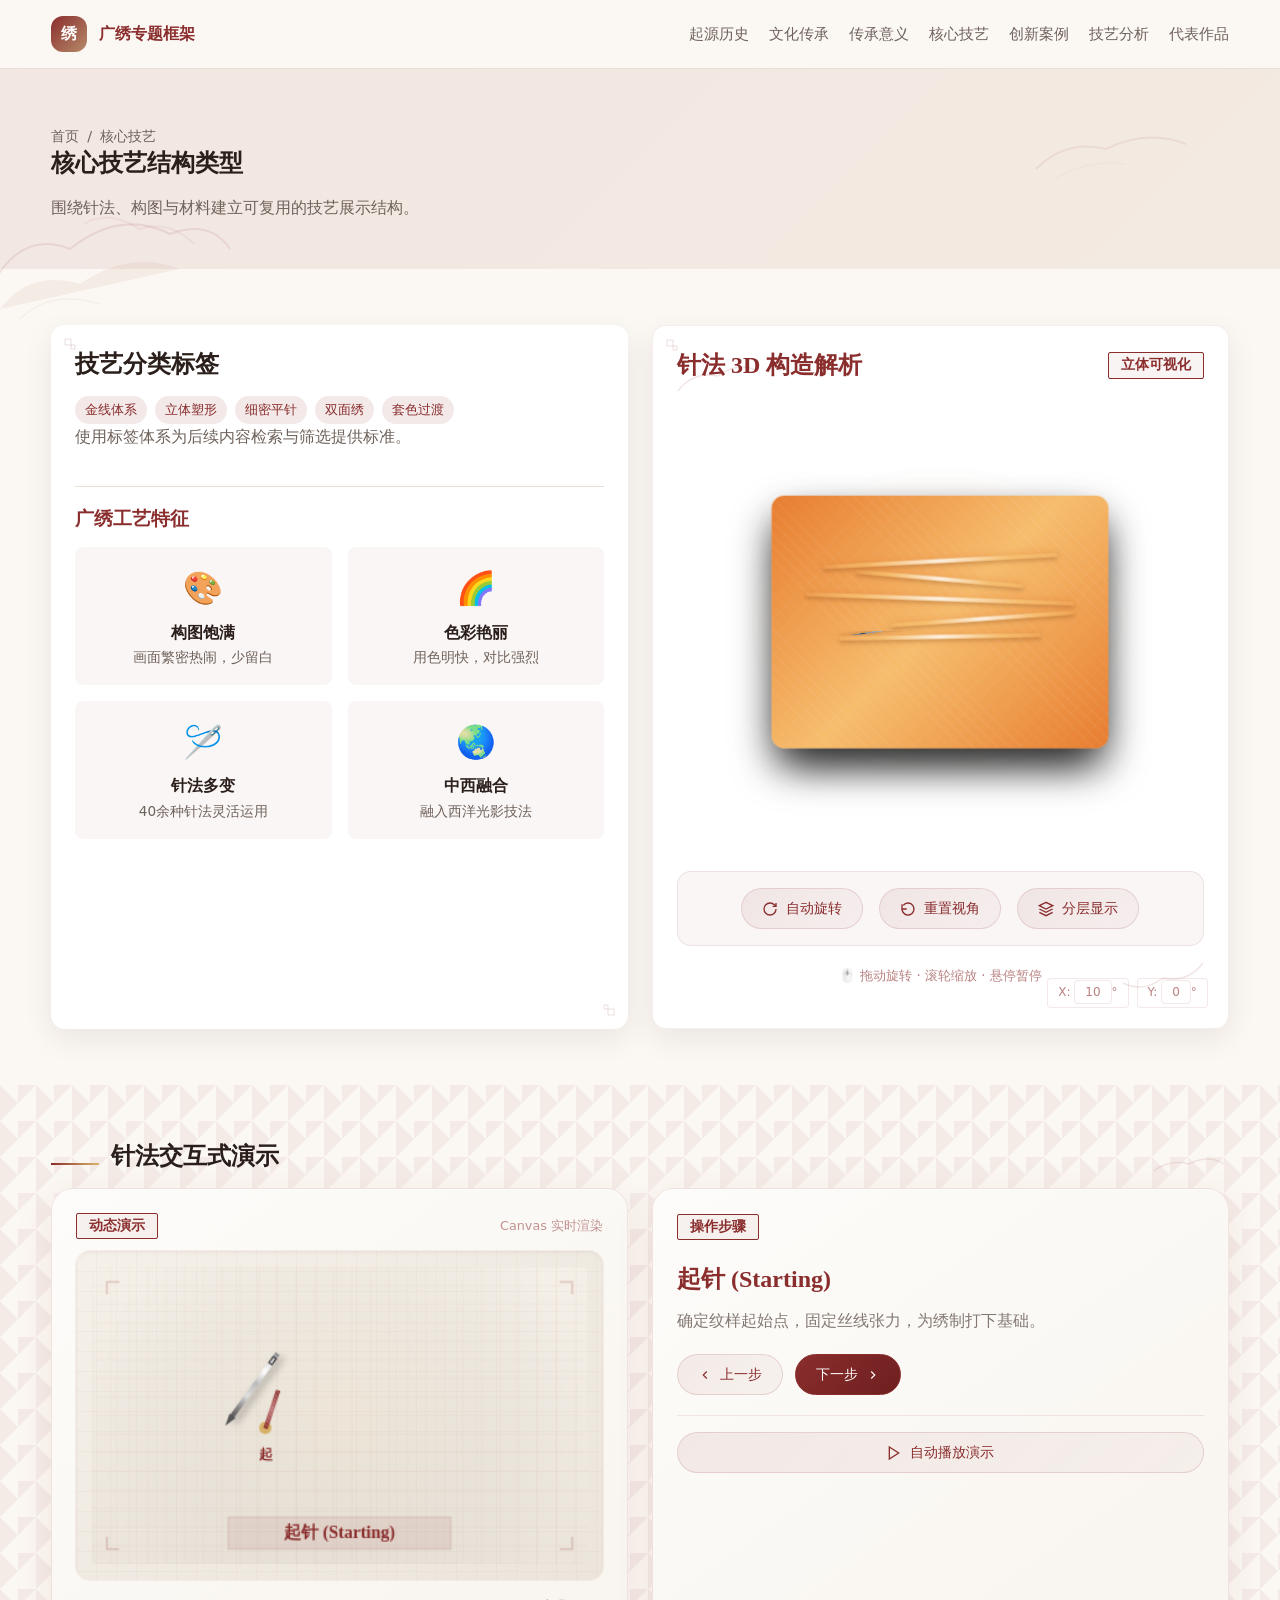
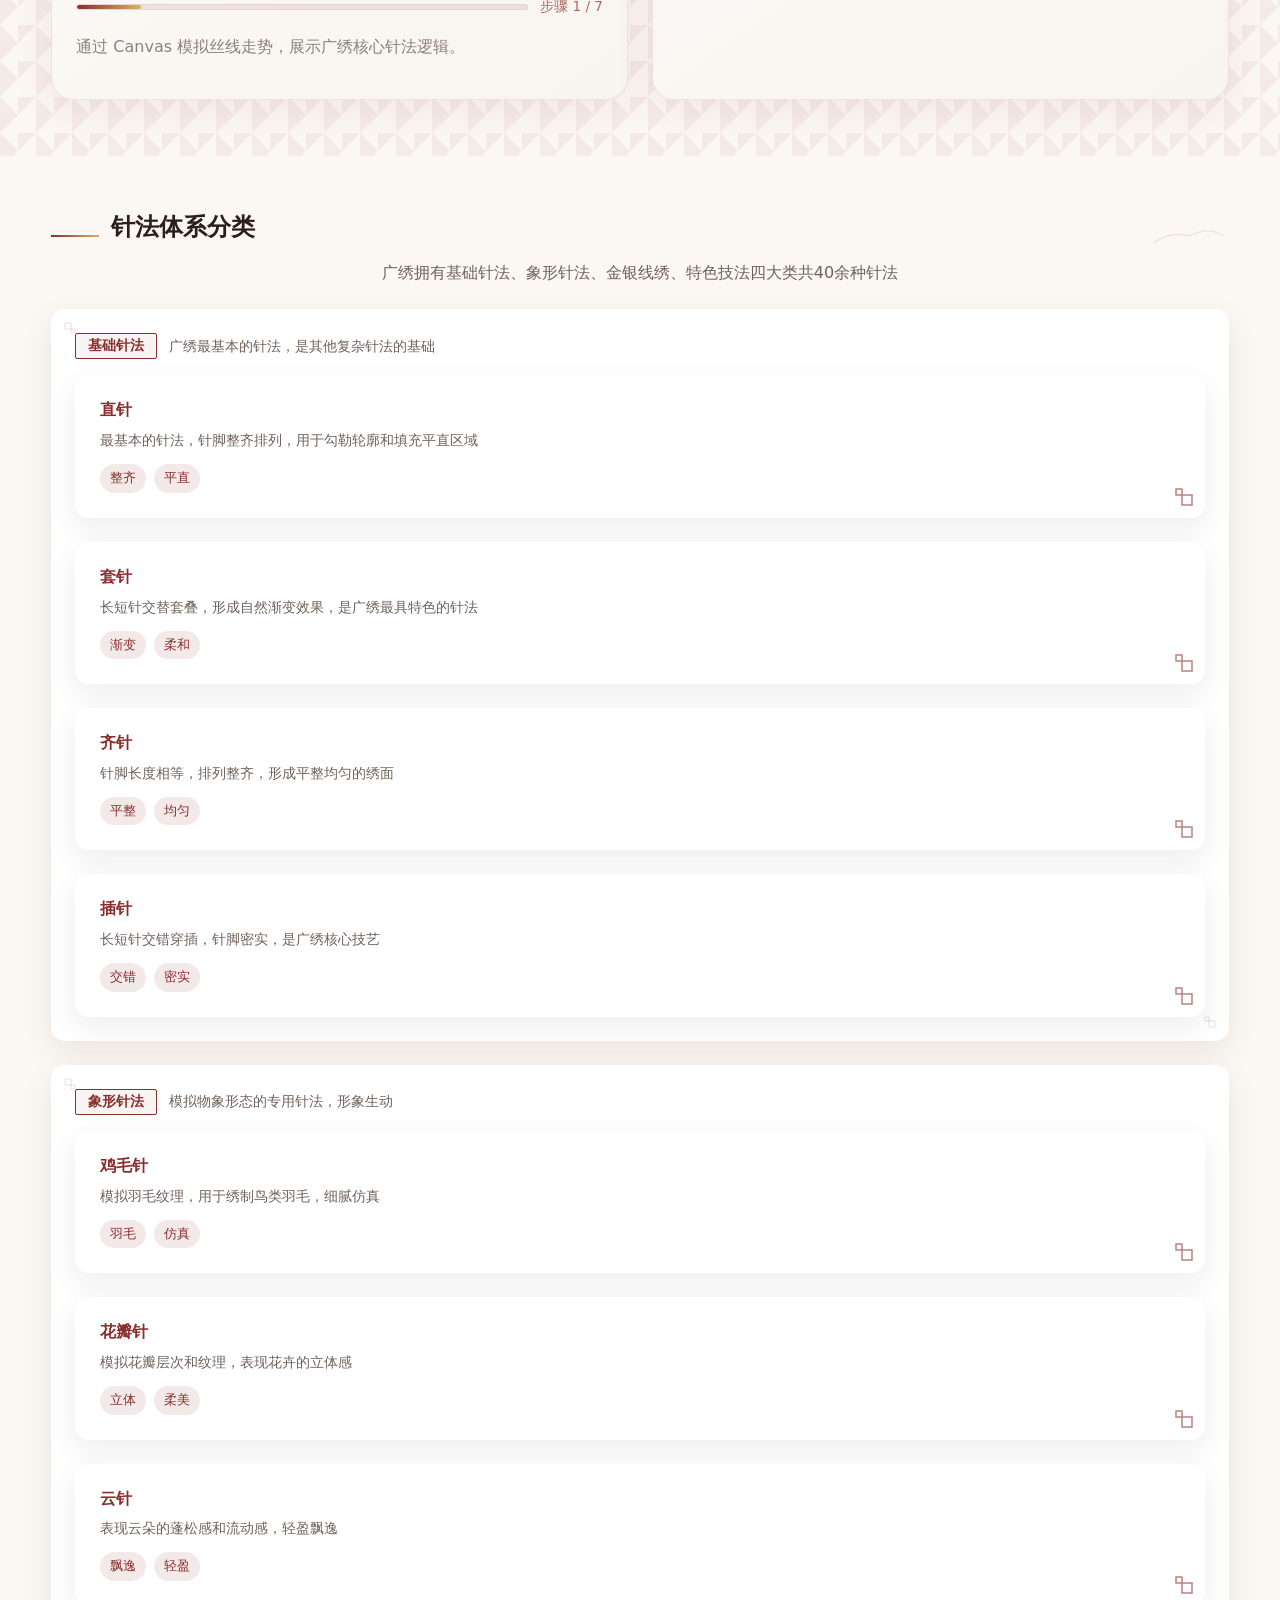
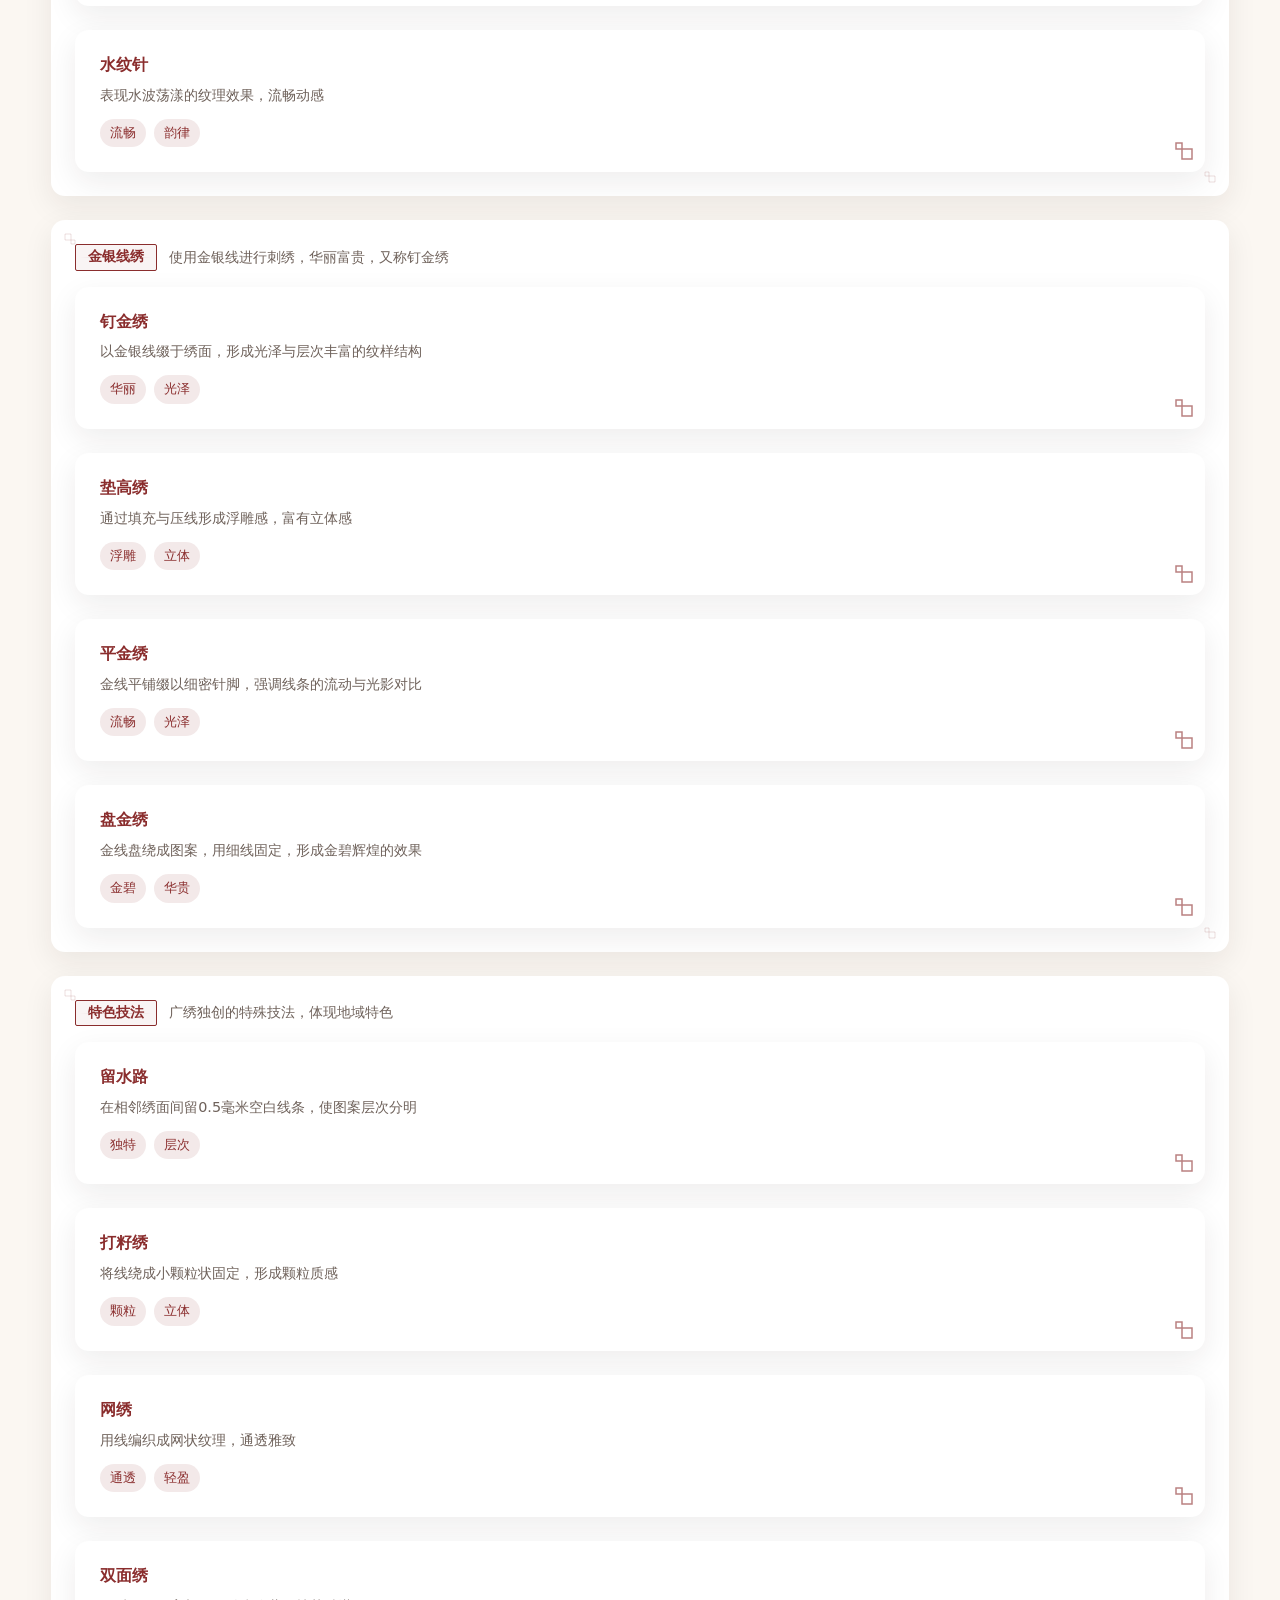
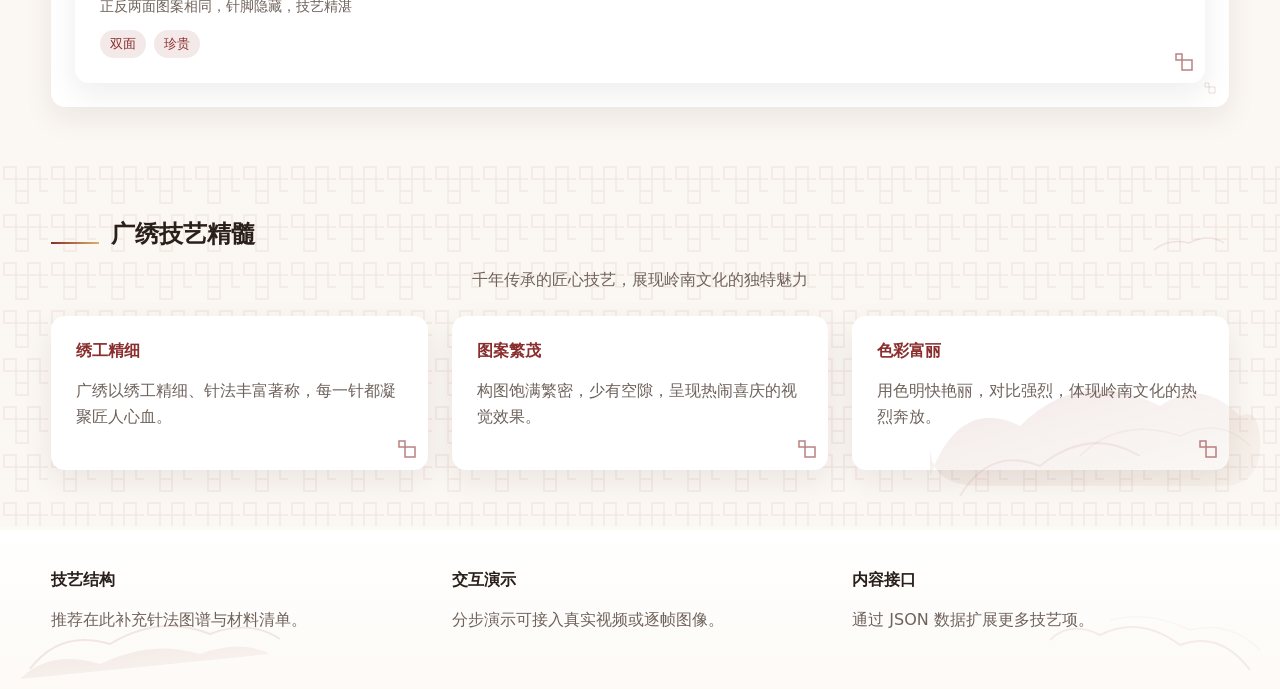
<file: frontend/pages/techniques.html>
<!DOCTYPE html>
<html lang="zh-CN">
<head>
  <meta charset="UTF-8" />
  <meta name="viewport" content="width=device-width, initial-scale=1.0" />
  <title>核心技艺 · 广绣专题</title>
  <link rel="stylesheet" href="../assets/css/base.css" />
  <link rel="stylesheet" href="../assets/css/layout.css" />
  <link rel="stylesheet" href="../assets/css/components.css" />
  <link rel="stylesheet" href="../assets/css/animations.css" />
  <link rel="stylesheet" href="../assets/css/pages.css" />
</head>
<body>
  <header>
    <div class="container navbar">
      <a class="brand" href="../index.html" data-transition>
        <span class="brand-mark">绣</span>
        <span>广绣专题框架</span>
      </a>
      <nav class="nav-links" data-nav-menu>
        <a href="history.html" data-transition>起源历史</a>
        <a href="culture.html" data-transition>文化传承</a>
        <a href="heritage.html" data-transition>传承意义</a>
        <a href="techniques.html" data-transition>核心技艺</a>
        <a href="cases.html" data-transition>创新案例</a>
        <a href="analysis.html" data-transition>技艺分析</a>
        <a href="works.html" data-transition>代表作品</a>
      </nav>
      <button class="nav-toggle" aria-label="打开导航" data-nav-toggle>
        <span></span>
        <span></span>
        <span></span>
      </button>
    </div>
  </header>

  <main class="cloud-bg">
    <section class="page-hero">
      <div class="container">
        <div class="breadcrumbs">
          <span>首页</span>
          <span>/</span>
          <span>核心技艺</span>
        </div>
        <h1>核心技艺结构类型</h1>
        <p>围绕针法、构图与材料建立可复用的技艺展示结构。</p>
      </div>
    </section>

    <section class="section">
      <div class="container grid grid-2">
        <div class="content-panel" data-reveal style="display: flex; flex-direction: column; gap: var(--space-5);">
          <div>
            <h2>技艺分类标签</h2>
            <div class="tag-list">
              <span class="tag">金线体系</span>
              <span class="tag">立体塑形</span>
              <span class="tag">细密平针</span>
              <span class="tag">双面绣</span>
              <span class="tag">套色过渡</span>
            </div>
            <p>使用标签体系为后续内容检索与筛选提供标准。</p>
          </div>
          
          <div style="border-top: 1px solid var(--color-line); padding-top: var(--space-5);">
            <h3 style="color: var(--color-primary); margin-bottom: var(--space-4);">广绣工艺特征</h3>
            <div style="display: grid; grid-template-columns: 1fr 1fr; gap: var(--space-4);">
              <div style="text-align: center; padding: var(--space-4); background: rgba(138, 45, 45, 0.04); border-radius: var(--radius-sm);">
                <div style="font-size: 2rem; margin-bottom: var(--space-2);">🎨</div>
                <h4 style="margin-bottom: var(--space-1);">构图饱满</h4>
                <p style="font-size: 0.85rem; margin: 0;">画面繁密热闹，少留白</p>
              </div>
              <div style="text-align: center; padding: var(--space-4); background: rgba(138, 45, 45, 0.04); border-radius: var(--radius-sm);">
                <div style="font-size: 2rem; margin-bottom: var(--space-2);">🌈</div>
                <h4 style="margin-bottom: var(--space-1);">色彩艳丽</h4>
                <p style="font-size: 0.85rem; margin: 0;">用色明快，对比强烈</p>
              </div>
              <div style="text-align: center; padding: var(--space-4); background: rgba(138, 45, 45, 0.04); border-radius: var(--radius-sm);">
                <div style="font-size: 2rem; margin-bottom: var(--space-2);">🪡</div>
                <h4 style="margin-bottom: var(--space-1);">针法多变</h4>
                <p style="font-size: 0.85rem; margin: 0;">40余种针法灵活运用</p>
              </div>
              <div style="text-align: center; padding: var(--space-4); background: rgba(138, 45, 45, 0.04); border-radius: var(--radius-sm);">
                <div style="font-size: 2rem; margin-bottom: var(--space-2);">🌏</div>
                <h4 style="margin-bottom: var(--space-1);">中西融合</h4>
                <p style="font-size: 0.85rem; margin: 0;">融入西洋光影技法</p>
              </div>
            </div>
          </div>
        </div>
        <div class="content-panel stitch-3d-showcase" data-reveal>
          <div class="cloud-corner-tl"></div>
          <div class="cloud-corner-br"></div>
          <div style="display: flex; justify-content: space-between; align-items: center; margin-bottom: var(--space-4);">
            <h2 style="color: #8a2d2d; margin: 0;">针法 3D 构造解析</h2>
            <span class="seal-tag">立体可视化</span>
          </div>
          
          <div class="stitch-3d-container" data-tilt-3d>
            <div class="stitch-3d auto-rotate" id="stitch3DModel">
              <!-- 发光效果层 -->
              <div class="silk-glow"></div>
              
              <!-- 针：贯穿各层 -->
              <div class="needle">
                <div class="needle-eye"></div>
              </div>
              
              <!-- 丝线层：丝绸光泽 -->
              <div class="layer layer-silk">
                <div class="silk-texture"></div>
                <div class="thread-path">
                  <div class="thread-stitch"></div>
                  <div class="thread-stitch"></div>
                  <div class="thread-stitch"></div>
                  <div class="thread-stitch"></div>
                  <div class="thread-stitch"></div>
                </div>
                <div class="layer-label">丝线绣迹层</div>
              </div>
              
              <!-- 绣布层 -->
              <div class="layer layer-fabric">
                <div class="fabric-texture"></div>
                <div class="layer-label">绣布经纬层</div>
              </div>
              
              <!-- 垫衬层 -->
              <div class="layer layer-padding">
                <div class="padding-texture"></div>
                <div class="layer-label">垫衬支撑层</div>
              </div>
              
              <!-- 底层支撑 -->
              <div class="layer layer-base">
                <div class="base-texture"></div>
                <div class="layer-label">底层支撑</div>
              </div>
            </div>
          </div>
          
          <!-- 控制面板 -->
          <div class="visualization-controls">
            <button class="control-btn" id="rotateToggle" title="自动旋转">
              <svg width="16" height="16" viewBox="0 0 24 24" fill="none" stroke="currentColor" stroke-width="2">
                <path d="M21 12a9 9 0 11-9-9c2.52 0 4.93 1 6.74 2.74L21 8"/>
                <path d="M21 3v5h-5"/>
              </svg>
              <span>自动旋转</span>
            </button>
            <button class="control-btn" id="resetView" title="重置视角">
              <svg width="16" height="16" viewBox="0 0 24 24" fill="none" stroke="currentColor" stroke-width="2">
                <path d="M3 12a9 9 0 101.9-5.5"/>
                <path d="M3 5v7h7"/>
              </svg>
              <span>重置视角</span>
            </button>
            <button class="control-btn" id="layerToggle" title="分层显示">
              <svg width="16" height="16" viewBox="0 0 24 24" fill="none" stroke="currentColor" stroke-width="2">
                <polygon points="12 2 2 7 12 12 22 7 12 2"/>
                <polyline points="2 17 12 22 22 17"/>
                <polyline points="2 12 12 17 22 12"/>
              </svg>
              <span>分层显示</span>
            </button>
          </div>
          
          <!-- 视角指示器 -->
          <div class="view-indicator">
            <span>X: <span id="rotX">0</span>°</span>
            <span>Y: <span id="rotY">0</span>°</span>
          </div>
          
          <p style="text-align: center; margin-top: var(--space-4); color: rgba(138, 45, 45, 0.6);">
            <small>🖱️ 拖动旋转 · 滚轮缩放 · 悬停暂停</small>
          </p>
        </div>
      </div>
    </section>

    <section class="section thunder-pattern-bg">
      <div class="container">
        <div class="section-title">
          <h2>针法交互式演示</h2>
        </div>
        <div class="grid grid-2" data-reveal>
          <div class="stitch-canvas-panel">
            <div style="display: flex; justify-content: space-between; align-items: center; margin-bottom: 12px;">
              <span class="seal-tag">动态演示</span>
              <span style="font-size: 0.8rem; color: rgba(138, 45, 45, 0.5);">Canvas 实时渲染</span>
            </div>
            <div class="canvas-showcase">
              <canvas id="stitchCanvas" width="400" height="240"></canvas>
            </div>
            <div class="canvas-progress-container">
              <div class="canvas-progress-bar">
                <div class="canvas-progress-fill" id="stitchProgress" style="width: 14%;"></div>
              </div>
              <span class="progress-text">步骤 <span id="currentStep">1</span> / 7</span>
            </div>
            <p style="margin-top: var(--space-4); color: rgba(111, 98, 91, 0.8);">通过 Canvas 模拟丝线走势，展示广绣核心针法逻辑。</p>
          </div>
          <div class="stitch-stepper-panel" data-stepper>
            <span class="seal-tag" style="margin-bottom: 12px;">操作步骤</span>
            <h3 data-step-title>起针</h3>
            <p data-step-desc>确定纹样起始点，固定丝线张力，为绣制打下基础。</p>
            <div class="stepper-controls" style="margin-top: var(--space-5);">
              <button class="control-btn" data-step-prev>
                <svg width="14" height="14" viewBox="0 0 24 24" fill="none" stroke="currentColor" stroke-width="2">
                  <polyline points="15 18 9 12 15 6"/>
                </svg>
                <span>上一步</span>
              </button>
              <button class="control-btn active" data-step-next>
                <span>下一步</span>
                <svg width="14" height="14" viewBox="0 0 24 24" fill="none" stroke="currentColor" stroke-width="2">
                  <polyline points="9 18 15 12 9 6"/>
                </svg>
              </button>
            </div>
            <div style="margin-top: var(--space-5); padding-top: var(--space-4); border-top: 1px solid rgba(138, 45, 45, 0.1);">
              <button class="control-btn" style="width: 100%; justify-content: center;" id="autoPlayBtn">
                <svg width="16" height="16" viewBox="0 0 24 24" fill="none" stroke="currentColor" stroke-width="2">
                  <polygon points="5 3 19 12 5 21 5 3"/>
                </svg>
                <span>自动播放演示</span>
              </button>
            </div>
          </div>
        </div>
      </div>
    </section>

    <section class="section">
      <div class="container">
        <div class="section-title">
          <h2>针法体系分类</h2>
        </div>
        <p style="text-align: center; margin-bottom: var(--space-6); color: var(--color-muted);">
          广绣拥有基础针法、象形针法、金银线绣、特色技法四大类共40余种针法
        </p>
        
        <!-- 基础针法 -->
        <div class="content-panel" style="margin-bottom: var(--space-6);">
          <div style="display: flex; align-items: center; gap: var(--space-3); margin-bottom: var(--space-4);">
            <span class="seal-tag">基础针法</span>
            <span style="color: var(--color-muted); font-size: 0.9rem;">广绣最基本的针法，是其他复杂针法的基础</span>
          </div>
          <div class="grid grid-4" data-reveal>
            <div class="card traditional-border">
              <h4 style="color: var(--color-primary); margin-bottom: var(--space-2);">直针</h4>
              <p style="font-size: 0.9rem; margin-bottom: var(--space-3);">最基本的针法，针脚整齐排列，用于勾勒轮廓和填充平直区域</p>
              <div class="tag-list">
                <span class="tag">整齐</span>
                <span class="tag">平直</span>
              </div>
            </div>
            <div class="card traditional-border">
              <h4 style="color: var(--color-primary); margin-bottom: var(--space-2);">套针</h4>
              <p style="font-size: 0.9rem; margin-bottom: var(--space-3);">长短针交替套叠，形成自然渐变效果，是广绣最具特色的针法</p>
              <div class="tag-list">
                <span class="tag">渐变</span>
                <span class="tag">柔和</span>
              </div>
            </div>
            <div class="card traditional-border">
              <h4 style="color: var(--color-primary); margin-bottom: var(--space-2);">齐针</h4>
              <p style="font-size: 0.9rem; margin-bottom: var(--space-3);">针脚长度相等，排列整齐，形成平整均匀的绣面</p>
              <div class="tag-list">
                <span class="tag">平整</span>
                <span class="tag">均匀</span>
              </div>
            </div>
            <div class="card traditional-border">
              <h4 style="color: var(--color-primary); margin-bottom: var(--space-2);">插针</h4>
              <p style="font-size: 0.9rem; margin-bottom: var(--space-3);">长短针交错穿插，针脚密实，是广绣核心技艺</p>
              <div class="tag-list">
                <span class="tag">交错</span>
                <span class="tag">密实</span>
              </div>
            </div>
          </div>
        </div>

        <!-- 象形针法 -->
        <div class="content-panel" style="margin-bottom: var(--space-6);">
          <div style="display: flex; align-items: center; gap: var(--space-3); margin-bottom: var(--space-4);">
            <span class="seal-tag">象形针法</span>
            <span style="color: var(--color-muted); font-size: 0.9rem;">模拟物象形态的专用针法，形象生动</span>
          </div>
          <div class="grid grid-4" data-reveal>
            <div class="card traditional-border">
              <h4 style="color: var(--color-primary); margin-bottom: var(--space-2);">鸡毛针</h4>
              <p style="font-size: 0.9rem; margin-bottom: var(--space-3);">模拟羽毛纹理，用于绣制鸟类羽毛，细腻仿真</p>
              <div class="tag-list">
                <span class="tag">羽毛</span>
                <span class="tag">仿真</span>
              </div>
            </div>
            <div class="card traditional-border">
              <h4 style="color: var(--color-primary); margin-bottom: var(--space-2);">花瓣针</h4>
              <p style="font-size: 0.9rem; margin-bottom: var(--space-3);">模拟花瓣层次和纹理，表现花卉的立体感</p>
              <div class="tag-list">
                <span class="tag">立体</span>
                <span class="tag">柔美</span>
              </div>
            </div>
            <div class="card traditional-border">
              <h4 style="color: var(--color-primary); margin-bottom: var(--space-2);">云针</h4>
              <p style="font-size: 0.9rem; margin-bottom: var(--space-3);">表现云朵的蓬松感和流动感，轻盈飘逸</p>
              <div class="tag-list">
                <span class="tag">飘逸</span>
                <span class="tag">轻盈</span>
              </div>
            </div>
            <div class="card traditional-border">
              <h4 style="color: var(--color-primary); margin-bottom: var(--space-2);">水纹针</h4>
              <p style="font-size: 0.9rem; margin-bottom: var(--space-3);">表现水波荡漾的纹理效果，流畅动感</p>
              <div class="tag-list">
                <span class="tag">流畅</span>
                <span class="tag">韵律</span>
              </div>
            </div>
          </div>
        </div>

        <!-- 金银线绣 -->
        <div class="content-panel" style="margin-bottom: var(--space-6);">
          <div style="display: flex; align-items: center; gap: var(--space-3); margin-bottom: var(--space-4);">
            <span class="seal-tag">金银线绣</span>
            <span style="color: var(--color-muted); font-size: 0.9rem;">使用金银线进行刺绣，华丽富贵，又称钉金绣</span>
          </div>
          <div class="grid grid-4" data-reveal>
            <div class="card traditional-border">
              <h4 style="color: var(--color-primary); margin-bottom: var(--space-2);">钉金绣</h4>
              <p style="font-size: 0.9rem; margin-bottom: var(--space-3);">以金银线缀于绣面，形成光泽与层次丰富的纹样结构</p>
              <div class="tag-list">
                <span class="tag">华丽</span>
                <span class="tag">光泽</span>
              </div>
            </div>
            <div class="card traditional-border">
              <h4 style="color: var(--color-primary); margin-bottom: var(--space-2);">垫高绣</h4>
              <p style="font-size: 0.9rem; margin-bottom: var(--space-3);">通过填充与压线形成浮雕感，富有立体感</p>
              <div class="tag-list">
                <span class="tag">浮雕</span>
                <span class="tag">立体</span>
              </div>
            </div>
            <div class="card traditional-border">
              <h4 style="color: var(--color-primary); margin-bottom: var(--space-2);">平金绣</h4>
              <p style="font-size: 0.9rem; margin-bottom: var(--space-3);">金线平铺缀以细密针脚，强调线条的流动与光影对比</p>
              <div class="tag-list">
                <span class="tag">流畅</span>
                <span class="tag">光泽</span>
              </div>
            </div>
            <div class="card traditional-border">
              <h4 style="color: var(--color-primary); margin-bottom: var(--space-2);">盘金绣</h4>
              <p style="font-size: 0.9rem; margin-bottom: var(--space-3);">金线盘绕成图案，用细线固定，形成金碧辉煌的效果</p>
              <div class="tag-list">
                <span class="tag">金碧</span>
                <span class="tag">华贵</span>
              </div>
            </div>
          </div>
        </div>

        <!-- 特色技法 -->
        <div class="content-panel">
          <div style="display: flex; align-items: center; gap: var(--space-3); margin-bottom: var(--space-4);">
            <span class="seal-tag">特色技法</span>
            <span style="color: var(--color-muted); font-size: 0.9rem;">广绣独创的特殊技法，体现地域特色</span>
          </div>
          <div class="grid grid-4" data-reveal>
            <div class="card traditional-border">
              <h4 style="color: var(--color-primary); margin-bottom: var(--space-2);">留水路</h4>
              <p style="font-size: 0.9rem; margin-bottom: var(--space-3);">在相邻绣面间留0.5毫米空白线条，使图案层次分明</p>
              <div class="tag-list">
                <span class="tag">独特</span>
                <span class="tag">层次</span>
              </div>
            </div>
            <div class="card traditional-border">
              <h4 style="color: var(--color-primary); margin-bottom: var(--space-2);">打籽绣</h4>
              <p style="font-size: 0.9rem; margin-bottom: var(--space-3);">将线绕成小颗粒状固定，形成颗粒质感</p>
              <div class="tag-list">
                <span class="tag">颗粒</span>
                <span class="tag">立体</span>
              </div>
            </div>
            <div class="card traditional-border">
              <h4 style="color: var(--color-primary); margin-bottom: var(--space-2);">网绣</h4>
              <p style="font-size: 0.9rem; margin-bottom: var(--space-3);">用线编织成网状纹理，通透雅致</p>
              <div class="tag-list">
                <span class="tag">通透</span>
                <span class="tag">轻盈</span>
              </div>
            </div>
            <div class="card traditional-border">
              <h4 style="color: var(--color-primary); margin-bottom: var(--space-2);">双面绣</h4>
              <p style="font-size: 0.9rem; margin-bottom: var(--space-3);">正反两面图案相同，针脚隐藏，技艺精湛</p>
              <div class="tag-list">
                <span class="tag">双面</span>
                <span class="tag">珍贵</span>
              </div>
            </div>
          </div>
        </div>
      </div>
    </section>

    <section class="section pattern-bg">
      <div class="container">
        <div class="section-title">
          <h2>广绣技艺精髓</h2>
        </div>
        <p style="text-align: center; margin-bottom: var(--space-6); color: var(--color-muted);">
          千年传承的匠心技艺，展现岭南文化的独特魅力
        </p>
        <div class="grid grid-3" data-reveal>
          <div class="card traditional-border">
            <h4 style="color: var(--color-primary);">绣工精细</h4>
            <p>广绣以绣工精细、针法丰富著称，每一针都凝聚匠人心血。</p>
          </div>
          <div class="card traditional-border">
            <h4 style="color: var(--color-primary);">图案繁茂</h4>
            <p>构图饱满繁密，少有空隙，呈现热闹喜庆的视觉效果。</p>
          </div>
          <div class="card traditional-border">
            <h4 style="color: var(--color-primary);">色彩富丽</h4>
            <p>用色明快艳丽，对比强烈，体现岭南文化的热烈奔放。</p>
          </div>
        </div>
      </div>
    </section>
  </main>

  <footer class="footer">
    <div class="container footer-grid">
      <div>
        <h4>技艺结构</h4>
        <p>推荐在此补充针法图谱与材料清单。</p>
      </div>
      <div>
        <h4>交互演示</h4>
        <p>分步演示可接入真实视频或逐帧图像。</p>
      </div>
      <div>
        <h4>内容接口</h4>
        <p>通过 JSON 数据扩展更多技艺项。</p>
      </div>
    </div>
  </footer>

  <script type="module" src="../assets/js/app.js"></script>
</body>
</html>
</file>
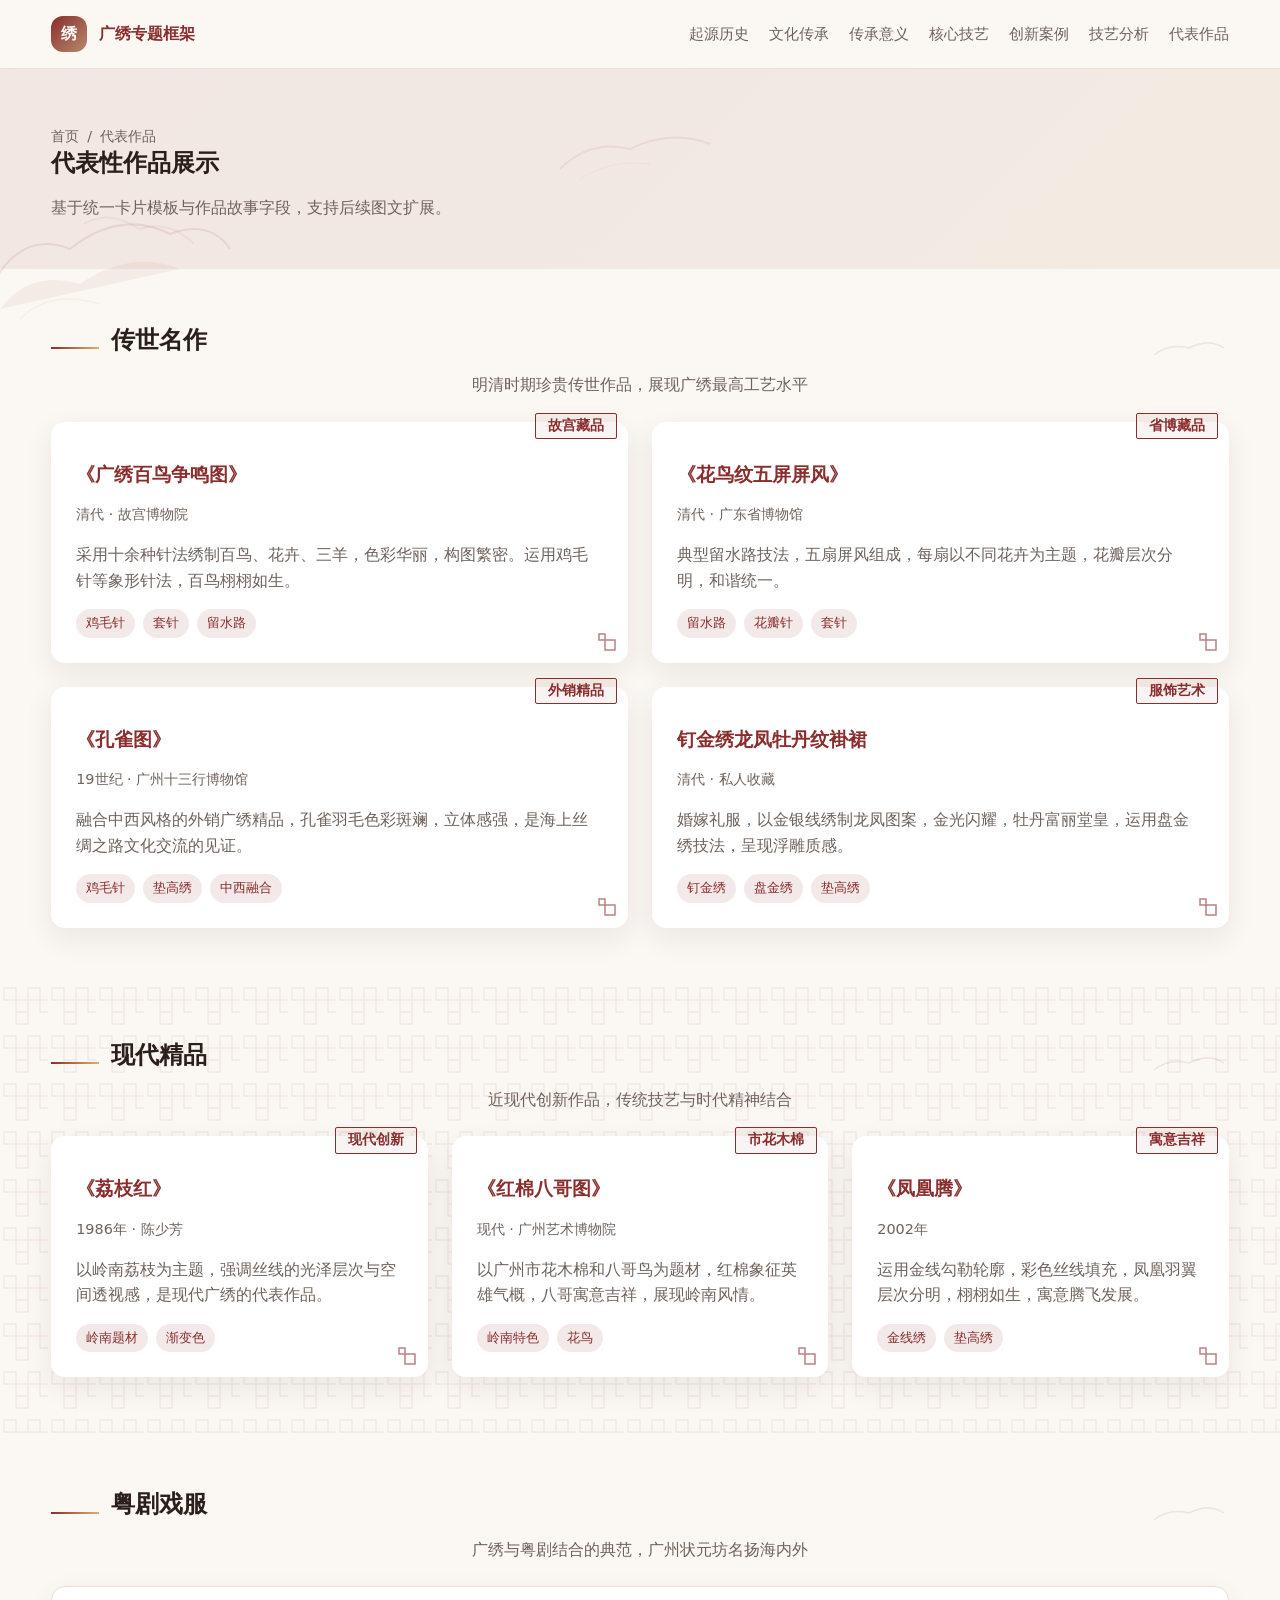
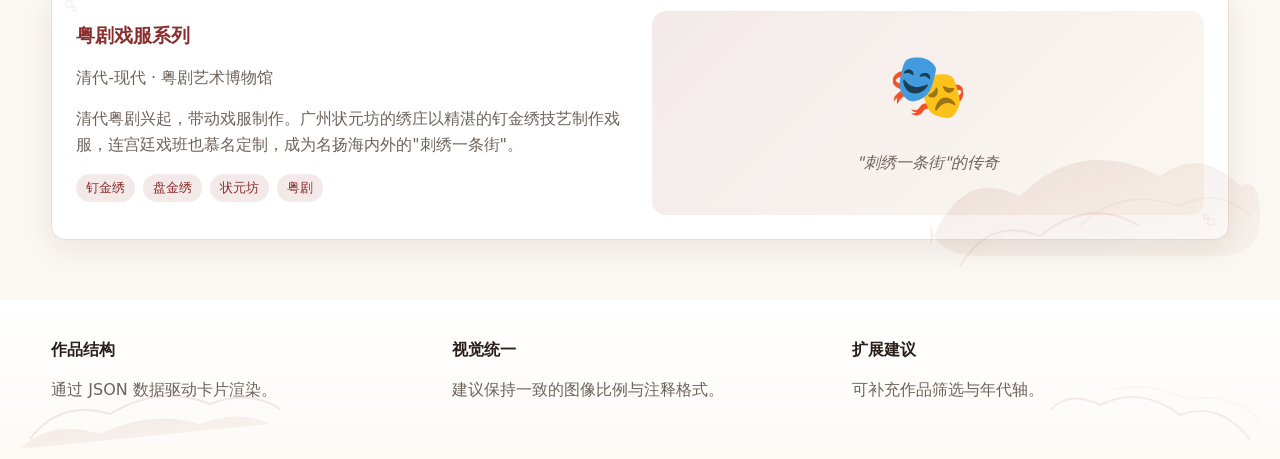
<file: frontend/pages/works.html>
<!DOCTYPE html>
<html lang="zh-CN">
<head>
  <meta charset="UTF-8" />
  <meta name="viewport" content="width=device-width, initial-scale=1.0" />
  <title>代表作品 · 广绣专题</title>
  <link rel="stylesheet" href="../assets/css/base.css" />
  <link rel="stylesheet" href="../assets/css/layout.css" />
  <link rel="stylesheet" href="../assets/css/components.css" />
  <link rel="stylesheet" href="../assets/css/animations.css" />
  <link rel="stylesheet" href="../assets/css/pages.css" />
</head>
<body>
  <header>
    <div class="container navbar">
      <a class="brand" href="../index.html" data-transition>
        <span class="brand-mark">绣</span>
        <span>广绣专题框架</span>
      </a>
      <nav class="nav-links" data-nav-menu>
        <a href="history.html" data-transition>起源历史</a>
        <a href="culture.html" data-transition>文化传承</a>
        <a href="heritage.html" data-transition>传承意义</a>
        <a href="techniques.html" data-transition>核心技艺</a>
        <a href="cases.html" data-transition>创新案例</a>
        <a href="analysis.html" data-transition>技艺分析</a>
        <a href="works.html" data-transition>代表作品</a>
      </nav>
      <button class="nav-toggle" aria-label="打开导航" data-nav-toggle>
        <span></span>
        <span></span>
        <span></span>
      </button>
    </div>
  </header>

  <main class="cloud-bg">
    <section class="page-hero cloud-top-bg">
      <div class="container">
        <div class="breadcrumbs">
          <span>首页</span>
          <span>/</span>
          <span>代表作品</span>
        </div>
        <h1>代表性作品展示</h1>
        <p>基于统一卡片模板与作品故事字段，支持后续图文扩展。</p>
      </div>
    </section>

    <section class="section">
      <div class="container">
        <div class="section-title">
          <h2>传世名作</h2>
        </div>
        <p style="text-align: center; margin-bottom: var(--space-6); color: var(--color-muted);">
          明清时期珍贵传世作品，展现广绣最高工艺水平
        </p>
        <div class="grid grid-2" data-reveal>
          <div class="card traditional-border">
            <span class="seal-tag" style="position: absolute; top: -10px; right: 10px;">故宫藏品</span>
            <h3 style="color: var(--color-primary); margin-top: var(--space-4);">《广绣百鸟争鸣图》</h3>
            <p style="color: var(--color-muted); font-size: 0.9rem;">清代 · 故宫博物院</p>
            <p style="margin-top: var(--space-3);">采用十余种针法绣制百鸟、花卉、三羊，色彩华丽，构图繁密。运用鸡毛针等象形针法，百鸟栩栩如生。</p>
            <div class="tag-list" style="margin-top: var(--space-3);">
              <span class="tag">鸡毛针</span>
              <span class="tag">套针</span>
              <span class="tag">留水路</span>
            </div>
          </div>
          <div class="card traditional-border">
            <span class="seal-tag" style="position: absolute; top: -10px; right: 10px;">省博藏品</span>
            <h3 style="color: var(--color-primary); margin-top: var(--space-4);">《花鸟纹五屏屏风》</h3>
            <p style="color: var(--color-muted); font-size: 0.9rem;">清代 · 广东省博物馆</p>
            <p style="margin-top: var(--space-3);">典型留水路技法，五扇屏风组成，每扇以不同花卉为主题，花瓣层次分明，和谐统一。</p>
            <div class="tag-list" style="margin-top: var(--space-3);">
              <span class="tag">留水路</span>
              <span class="tag">花瓣针</span>
              <span class="tag">套针</span>
            </div>
          </div>
          <div class="card traditional-border">
            <span class="seal-tag" style="position: absolute; top: -10px; right: 10px;">外销精品</span>
            <h3 style="color: var(--color-primary); margin-top: var(--space-4);">《孔雀图》</h3>
            <p style="color: var(--color-muted); font-size: 0.9rem;">19世纪 · 广州十三行博物馆</p>
            <p style="margin-top: var(--space-3);">融合中西风格的外销广绣精品，孔雀羽毛色彩斑斓，立体感强，是海上丝绸之路文化交流的见证。</p>
            <div class="tag-list" style="margin-top: var(--space-3);">
              <span class="tag">鸡毛针</span>
              <span class="tag">垫高绣</span>
              <span class="tag">中西融合</span>
            </div>
          </div>
          <div class="card traditional-border">
            <span class="seal-tag" style="position: absolute; top: -10px; right: 10px;">服饰艺术</span>
            <h3 style="color: var(--color-primary); margin-top: var(--space-4);">钉金绣龙凤牡丹纹褂裙</h3>
            <p style="color: var(--color-muted); font-size: 0.9rem;">清代 · 私人收藏</p>
            <p style="margin-top: var(--space-3);">婚嫁礼服，以金银线绣制龙凤图案，金光闪耀，牡丹富丽堂皇，运用盘金绣技法，呈现浮雕质感。</p>
            <div class="tag-list" style="margin-top: var(--space-3);">
              <span class="tag">钉金绣</span>
              <span class="tag">盘金绣</span>
              <span class="tag">垫高绣</span>
            </div>
          </div>
        </div>
      </div>
    </section>

    <section class="section pattern-bg">
      <div class="container">
        <div class="section-title">
          <h2>现代精品</h2>
        </div>
        <p style="text-align: center; margin-bottom: var(--space-6); color: var(--color-muted);">
          近现代创新作品，传统技艺与时代精神结合
        </p>
        <div class="grid grid-3" data-reveal>
          <div class="card traditional-border">
            <span class="seal-tag" style="position: absolute; top: -10px; right: 10px;">现代创新</span>
            <h3 style="color: var(--color-primary); margin-top: var(--space-4);">《荔枝红》</h3>
            <p style="color: var(--color-muted); font-size: 0.9rem;">1986年 · 陈少芳</p>
            <p style="margin-top: var(--space-3);">以岭南荔枝为主题，强调丝线的光泽层次与空间透视感，是现代广绣的代表作品。</p>
            <div class="tag-list" style="margin-top: var(--space-3);">
              <span class="tag">岭南题材</span>
              <span class="tag">渐变色</span>
            </div>
          </div>
          <div class="card traditional-border">
            <span class="seal-tag" style="position: absolute; top: -10px; right: 10px;">市花木棉</span>
            <h3 style="color: var(--color-primary); margin-top: var(--space-4);">《红棉八哥图》</h3>
            <p style="color: var(--color-muted); font-size: 0.9rem;">现代 · 广州艺术博物院</p>
            <p style="margin-top: var(--space-3);">以广州市花木棉和八哥鸟为题材，红棉象征英雄气概，八哥寓意吉祥，展现岭南风情。</p>
            <div class="tag-list" style="margin-top: var(--space-3);">
              <span class="tag">岭南特色</span>
              <span class="tag">花鸟</span>
            </div>
          </div>
          <div class="card traditional-border">
            <span class="seal-tag" style="position: absolute; top: -10px; right: 10px;">寓意吉祥</span>
            <h3 style="color: var(--color-primary); margin-top: var(--space-4);">《凤凰腾》</h3>
            <p style="color: var(--color-muted); font-size: 0.9rem;">2002年</p>
            <p style="margin-top: var(--space-3);">运用金线勾勒轮廓，彩色丝线填充，凤凰羽翼层次分明，栩栩如生，寓意腾飞发展。</p>
            <div class="tag-list" style="margin-top: var(--space-3);">
              <span class="tag">金线绣</span>
              <span class="tag">垫高绣</span>
            </div>
          </div>
        </div>
      </div>
    </section>

    <section class="section">
      <div class="container">
        <div class="section-title">
          <h2>粤剧戏服</h2>
        </div>
        <p style="text-align: center; margin-bottom: var(--space-6); color: var(--color-muted);">
          广绣与粤剧结合的典范，广州状元坊名扬海内外
        </p>
        <div class="content-panel traditional-border" data-reveal>
          <div class="grid grid-2" style="align-items: center;">
            <div>
              <h3 style="color: var(--color-primary);">粤剧戏服系列</h3>
              <p style="color: var(--color-muted);">清代-现代 · 粤剧艺术博物馆</p>
              <p style="margin-top: var(--space-4);">清代粤剧兴起，带动戏服制作。广州状元坊的绣庄以精湛的钉金绣技艺制作戏服，连宫廷戏班也慕名定制，成为名扬海内外的"刺绣一条街"。</p>
              <div class="tag-list" style="margin-top: var(--space-4);">
                <span class="tag">钉金绣</span>
                <span class="tag">盘金绣</span>
                <span class="tag">状元坊</span>
                <span class="tag">粤剧</span>
              </div>
            </div>
            <div style="background: linear-gradient(135deg, rgba(138,45,45,0.1), rgba(216,179,106,0.1)); padding: var(--space-6); border-radius: var(--radius-md); text-align: center;">
              <div style="font-size: 4rem; margin-bottom: var(--space-3);">🎭</div>
              <p style="font-style: italic; color: var(--color-muted);">"刺绣一条街"的传奇</p>
            </div>
          </div>
        </div>
      </div>
    </section>

    <div class="modal" data-modal>
      <div class="modal-content">
        <h3>作品鉴赏指南</h3>
        <p>广绣作品鉴赏可从以下几个维度进行：</p>
        <ul style="margin: var(--space-4) 0;">
          <li><strong>针法技艺：</strong>观察针脚的细密程度、针法的多样性和运用巧妙</li>
          <li><strong>色彩运用：</strong>注意色彩搭配的和谐度、过渡的自然性</li>
          <li><strong>构图布局：</strong>感受整体构图的饱满度和层次感</li>
          <li><strong>题材内容：</strong>了解作品背后的文化寓意和故事</li>
        </ul>
        <button class="btn btn-secondary" data-modal-close>关闭</button>
      </div>
    </div>
  </main>

  <footer class="footer">
    <div class="container footer-grid">
      <div>
        <h4>作品结构</h4>
        <p>通过 JSON 数据驱动卡片渲染。</p>
      </div>
      <div>
        <h4>视觉统一</h4>
        <p>建议保持一致的图像比例与注释格式。</p>
      </div>
      <div>
        <h4>扩展建议</h4>
        <p>可补充作品筛选与年代轴。</p>
      </div>
    </div>
  </footer>

  <script type="module" src="../assets/js/app.js"></script>
</body>
</html>
</file>
<file: frontend/assets/css/base.css>
:root {
  --color-primary: #8a2d2d;
  --color-primary-dark: #6e1f1f;
  --color-secondary: #b68b6a;
  --color-accent: #d8b36a;
  --color-ink: #2a1f1a;
  --color-muted: #6f625b;
  --color-bg: #fbf7f2;
  --color-surface: #ffffff;
  --color-line: #eadfd5;
  --shadow-soft: 0 10px 30px rgba(42, 31, 26, 0.08);
  --shadow-card: 0 18px 45px rgba(42, 31, 26, 0.12);
  --radius-sm: 8px;
  --radius-md: 14px;
  --radius-lg: 22px;
  --space-1: 4px;
  --space-2: 8px;
  --space-3: 12px;
  --space-4: 16px;
  --space-5: 20px;
  --space-6: 24px;
  --space-7: 32px;
  --space-8: 40px;
  --space-9: 56px;
  --space-10: 72px;
  --font-serif: "Noto Serif SC", "Songti SC", "STSong", "SimSun", serif;
  --font-sans: "Noto Sans SC", "PingFang SC", "Microsoft YaHei", system-ui, sans-serif;
  --font-mono: "JetBrains Mono", "SFMono-Regular", Menlo, Monaco, Consolas, monospace;
  --transition-fast: 160ms ease;
  --transition-base: 300ms ease;
  --transition-slow: 600ms ease;
}

* {
  box-sizing: border-box;
}

html {
  font-size: 16px;
  scroll-behavior: smooth;
  background: var(--color-bg);
  color: var(--color-ink);
}

body {
  margin: 0;
  font-family: var(--font-sans);
  line-height: 1.6;
  background: var(--color-bg);
  position: relative;
  min-height: 100vh;
}

/* 全局传统美学背景装饰 - 祥云底纹 */
body::before {
  content: "";
  position: fixed;
  inset: 0;
  background-image: url("data:image/svg+xml,%3Csvg width='60' height='60' viewBox='0 0 60 60' xmlns='http://www.w3.org/2000/svg'%3E%3Cdefs%3E%3Cpath id='cloud' d='M10 45 Q 20 25, 35 32 Q 50 18, 55 35 Q 60 30, 60 42 Q 60 55, 50 55 L 20 55 Q 5 55, 5 42 Q 5 35, 10 30' fill='none'/%3E%3C/defs%3E%3Cuse href='%23cloud' stroke='%238a2d2d' stroke-width='0.8' stroke-opacity='0.04'/%3E%3Cuse href='%23cloud' x='30' y='30' stroke='%238a2d2d' stroke-width='0.6' stroke-opacity='0.03'/%3E%3C/svg%3E");
  pointer-events: none;
  z-index: -2;
}

body::after {
  content: "";
  position: fixed;
  inset: 0;
  background: 
    radial-gradient(ellipse 80% 50% at 20% 40%, rgba(138, 45, 45, 0.03) 0%, transparent 50%),
    radial-gradient(ellipse 60% 40% at 80% 60%, rgba(182, 139, 106, 0.04) 0%, transparent 50%);
  pointer-events: none;
  z-index: -1;
}

img {
  max-width: 100%;
  display: block;
}

a {
  color: inherit;
  text-decoration: none;
}

button {
  font-family: inherit;
}

main {
  display: block;
}

h1,
h2,
h3,
h4 {
  font-family: var(--font-serif);
  margin: 0 0 var(--space-4);
  line-height: 1.3;
}

p {
  margin: 0 0 var(--space-4);
  color: var(--color-muted);
}

ul {
  padding-left: var(--space-5);
}

.container {
  width: min(1200px, 92vw);
  margin: 0 auto;
}

.section {
  padding: var(--space-9) 0;
}

.section-title {
  display: flex;
  align-items: center;
  gap: var(--space-3);
  position: relative;
}

.section-title::before {
  content: "";
  width: 48px;
  height: 2px;
  background: linear-gradient(90deg, var(--color-primary), var(--color-accent));
}

/* section标题祥云装饰 */
.section-title::after {
  content: "";
  position: absolute;
  right: 0;
  width: 80px;
  height: 30px;
  background-image: url("data:image/svg+xml,%3Csvg viewBox='0 0 80 30' xmlns='http://www.w3.org/2000/svg'%3E%3Cpath d='M5 22 Q 20 10, 40 15 Q 60 5, 75 15' fill='none' stroke='%238a2d2d' stroke-width='1.5' stroke-opacity='0.1'/%3E%3C/svg%3E");
  background-repeat: no-repeat;
  background-size: contain;
  pointer-events: none;
}

/* 传统美学装饰组件 */
.traditional-border {
  position: relative;
  border: 1px solid var(--color-line);
  padding: var(--space-6);
  background: var(--color-surface);
}

/* 四角回纹装饰 - 增强版 */
.traditional-border::before,
.traditional-border::after {
  content: "";
  position: absolute;
  width: 32px;
  height: 32px;
  pointer-events: none;
  background-repeat: no-repeat;
  background-size: contain;
}

.traditional-border::before {
  top: 8px;
  left: 8px;
  background-image: url("data:image/svg+xml,%3Csvg viewBox='0 0 32 32' xmlns='http://www.w3.org/2000/svg'%3E%3Cpath d='M4 4h10v10H4zm10 10h6v6h-6z' fill='none' stroke='%238a2d2d' stroke-width='1.5'/%3E%3C/svg%3E");
  opacity: 0.6;
}

.traditional-border::after {
  bottom: 8px;
  right: 8px;
  background-image: url("data:image/svg+xml,%3Csvg viewBox='0 0 32 32' xmlns='http://www.w3.org/2000/svg'%3E%3Cpath d='M28 28h-10v-10h10zm-10-10h-6v-6h6z' fill='none' stroke='%238a2d2d' stroke-width='1.5'/%3E%3C/svg%3E");
  opacity: 0.6;
}

/* 额外四角装饰 */
.traditional-border .corner-decoration {
  position: absolute;
  width: 32px;
  height: 32px;
  pointer-events: none;
  background-repeat: no-repeat;
  background-size: contain;
}

.traditional-border .corner-decoration.top-right {
  top: 8px;
  right: 8px;
  background-image: url("data:image/svg+xml,%3Csvg viewBox='0 0 32 32' xmlns='http://www.w3.org/2000/svg'%3E%3Cpath d='M28 4h-10v10h10zm-10 10h-6v6h6z' fill='none' stroke='%238a2d2d' stroke-width='1.5'/%3E%3C/svg%3E");
  opacity: 0.6;
}

.traditional-border .corner-decoration.bottom-left {
  bottom: 8px;
  left: 8px;
  background-image: url("data:image/svg+xml,%3Csvg viewBox='0 0 32 32' xmlns='http://www.w3.org/2000/svg'%3E%3Cpath d='M4 28h10v-10H4zm10-10h6v-6h-6z' fill='none' stroke='%238a2d2d' stroke-width='1.5'/%3E%3C/svg%3E");
  opacity: 0.6;
}

/* 传统印章样式 */
.seal-tag {
  display: inline-block;
  padding: 4px 12px;
  border: 1.5px solid var(--color-primary);
  color: var(--color-primary);
  font-family: var(--font-serif);
  font-weight: bold;
  position: relative;
  background: rgba(138, 45, 45, 0.05);
  border-radius: 2px;
  font-size: 0.85rem;
  line-height: 1.2;
}

.seal-tag::before {
  inset: 3px;
  border: 1px solid var(--color-primary);
  opacity: 0.4;
  border-radius: 1px;
}

.seal-tag::after {
  content: "";
  position: absolute;
  top: 50%;
  left: 4px;
  right: 4px;
  height: 1px;
  background: linear-gradient(90deg, transparent, var(--color-primary), transparent);
  opacity: 0.2;
}

/* 祥云纹装饰 - 增强版 */
.cloud-pattern {
  position: relative;
}

.cloud-pattern::before {
  content: "";
  position: absolute;
  top: -20px;
  right: -20px;
  width: 120px;
  height: 70px;
  background-image: url("data:image/svg+xml,%3Csvg viewBox='0 0 120 70' xmlns='http://www.w3.org/2000/svg'%3E%3Cdefs%3E%3ClinearGradient id='cloudGradSmall' x1='0%25' y1='0%25' x2='100%25' y2='100%25'%3E%3Cstop offset='0%25' style='stop-color:%238a2d2d;stop-opacity:0.15'/%3E%3Cstop offset='100%25' style='stop-color:%23b68b6a;stop-opacity:0.08'/%3E%3C/linearGradient%3E%3C/defs%3E%3Cpath d='M10 55 Q 30 20, 60 32 Q 85 12, 105 32 Q 115 28, 115 45 Q 115 60, 100 60 L 30 60 Q 10 60, 10 45 Q 10 35, 10 25' fill='url(%23cloudGradSmall)'/%3E%3Cpath d='M25 50 Q 40 30, 65 38 Q 85 25, 100 38' fill='none' stroke='%238a2d2d' stroke-width='1.5' stroke-opacity='0.15'/%3E%3C/svg%3E");
  background-size: contain;
  background-repeat: no-repeat;
  pointer-events: none;
}

/* 祥云角装饰 */
.cloud-corner {
  position: relative;
}

.cloud-corner::before {
  content: "";
  position: absolute;
  bottom: -10px;
  left: -10px;
  width: 80px;
  height: 50px;
  background-image: url("data:image/svg+xml,%3Csvg viewBox='0 0 80 50' xmlns='http://www.w3.org/2000/svg'%3E%3Cpath d='M5 40 Q 20 20, 40 28 Q 60 15, 70 28' fill='none' stroke='%238a2d2d' stroke-width='2' stroke-opacity='0.1'/%3E%3Cpath d='M15 45 Q 30 30, 50 35' fill='none' stroke='%23b68b6a' stroke-width='1.5' stroke-opacity='0.08'/%3E%3C/svg%3E");
  background-size: contain;
  background-repeat: no-repeat;
  pointer-events: none;
  transform: scaleX(-1);
}

/* 云雷纹边框 */
.thunder-pattern-border {
  border: 8px solid transparent;
  border-image: url("data:image/svg+xml,%3Csvg width='20' height='20' viewBox='0 0 20 20' xmlns='http://www.w3.org/2000/svg'%3E%3Cpath d='M0 0h10v10H0zm10 10h10v10H10z' fill='%238a2d2d' fill-opacity='0.15'/%3E%3C/svg%3E") 10 repeat;
}

/* 传统卷草纹装饰线 */
.scroll-pattern-line {
  position: relative;
  padding-bottom: var(--space-4);
}

.scroll-pattern-line::after {
  content: "";
  position: absolute;
  bottom: 0;
  left: 0;
  right: 0;
  height: 8px;
  background-image: url("data:image/svg+xml,%3Csvg width='40' height='8' viewBox='0 0 40 8' xmlns='http://www.w3.org/2000/svg'%3E%3Cpath d='M0 4 Q 5 0, 10 4 T 20 4 T 30 4 T 40 4' fill='none' stroke='%238a2d2d' stroke-width='1' stroke-opacity='0.2'/%3E%3C/svg%3E");
  background-repeat: repeat-x;
}

/* 如意纹装饰角 */
.ruyi-corner {
  position: relative;
}

.ruyi-corner::before {
  content: "";
  position: absolute;
  top: 0;
  left: 0;
  width: 30px;
  height: 30px;
  background-image: url("data:image/svg+xml,%3Csvg viewBox='0 0 30 30' xmlns='http://www.w3.org/2000/svg'%3E%3Cpath d='M5 25 Q 5 5, 25 5' fill='none' stroke='%238a2d2d' stroke-width='2' stroke-opacity='0.25'/%3E%3Ccircle cx='25' cy='5' r='3' fill='%238a2d2d' fill-opacity='0.2'/%3E%3C/svg%3E");
  background-size: contain;
  background-repeat: no-repeat;
}

.badge {
  display: inline-flex;
  align-items: center;
  gap: var(--space-2);
  padding: 6px 12px;
  border-radius: 999px;
  background: rgba(182, 139, 106, 0.12);
  color: var(--color-primary);
  font-weight: 600;
  font-size: 0.85rem;
}

.sr-only {
  position: absolute;
  width: 1px;
  height: 1px;
  padding: 0;
  margin: -1px;
  overflow: hidden;
  clip: rect(0, 0, 0, 0);
  border: 0;
}

@media (max-width: 1024px) {
  :root {
    --space-9: 48px;
    --space-10: 64px;
  }
}

@media (max-width: 768px) {
  html {
    font-size: 15px;
  }

  .section {
    padding: var(--space-8) 0;
  }
}
</file>
<file: frontend/assets/css/layout.css>
header {
  position: sticky;
  top: 0;
  z-index: 1000;
  backdrop-filter: blur(12px);
  background: rgba(251, 247, 242, 0.9);
  border-bottom: 1px solid var(--color-line);
}

.navbar {
  display: flex;
  align-items: center;
  justify-content: space-between;
  padding: var(--space-4) 0;
}

.brand {
  display: flex;
  align-items: center;
  gap: var(--space-3);
  font-weight: 700;
  color: var(--color-primary);
}

.brand-mark {
  width: 36px;
  height: 36px;
  border-radius: 12px;
  background: linear-gradient(135deg, var(--color-primary), var(--color-secondary));
  display: grid;
  place-items: center;
  color: #fff;
  font-weight: 700;
}

.nav-links {
  display: flex;
  align-items: center;
  gap: var(--space-5);
  font-size: 0.95rem;
}

.nav-links a {
  position: relative;
  padding: 4px 0;
  color: var(--color-muted);
  transition: color var(--transition-base);
}

.nav-links a::after {
  content: "";
  position: absolute;
  left: 0;
  bottom: -6px;
  width: 0;
  height: 2px;
  background: var(--color-primary);
  transition: width var(--transition-base);
}

.nav-links a:hover,
.nav-links a:focus {
  color: var(--color-primary);
}

.nav-links a:hover::after,
.nav-links a:focus::after {
  width: 100%;
}

.nav-toggle {
  display: none;
  background: none;
  border: none;
  width: 44px;
  height: 44px;
  border-radius: 12px;
  align-items: center;
  justify-content: center;
  cursor: pointer;
  transition: background var(--transition-fast);
}

.nav-toggle span {
  display: block;
  width: 22px;
  height: 2px;
  background: var(--color-primary);
  margin: 4px 0;
  transition: transform var(--transition-base);
}

.hero {
  padding: var(--space-10) 0 var(--space-9);
  display: grid;
  grid-template-columns: repeat(2, minmax(0, 1fr));
  gap: var(--space-8);
  align-items: stretch;
}

.hero-card {
  background: var(--color-surface);
  border-radius: var(--radius-lg);
  padding: var(--space-7);
  box-shadow: var(--shadow-card);
  position: relative;
  overflow: hidden;
}

.hero-card::after {
  content: "";
  position: absolute;
  inset: 0;
  background: radial-gradient(circle at top right, rgba(216, 179, 106, 0.2), transparent 60%);
  pointer-events: none;
}

/* 祥云装饰 */
.hero-card::before {
  content: "";
  position: absolute;
  bottom: -20px;
  right: -30px;
  width: 180px;
  height: 100px;
  background-image: url("data:image/svg+xml,%3Csvg viewBox='0 0 180 100' xmlns='http://www.w3.org/2000/svg'%3E%3Cpath d='M20 80 Q 40 50, 70 60 Q 100 40, 130 55 Q 150 45, 170 60' fill='none' stroke='%238a2d2d' stroke-width='2' stroke-opacity='0.1'/%3E%3Cpath d='M30 90 Q 50 70, 80 75 Q 110 60, 140 70' fill='none' stroke='%23b68b6a' stroke-width='1.5' stroke-opacity='0.08'/%3E%3C/svg%3E");
  background-repeat: no-repeat;
  background-size: contain;
  pointer-events: none;
  z-index: 0;
}

.hero-visual {
  position: relative;
  border-radius: var(--radius-lg);
  overflow: hidden;
  background: linear-gradient(145deg, rgba(138, 45, 45, 0.12), rgba(182, 139, 106, 0.2));
  height: 100%;
}

.hero-visual .carousel-item {
  width: 100%;
  height: 100%;
  position: absolute;
  top: 0;
  left: 0;
  object-fit: cover;
}

.grid {
  display: grid;
  gap: var(--space-6);
}

.grid-3 {
  grid-template-columns: repeat(3, minmax(0, 1fr));
}

.grid-2 {
  grid-template-columns: repeat(2, minmax(0, 1fr));
}

.timeline {
  position: relative;
}

.timeline::before {
  content: "";
  position: absolute;
  left: 15px;
  top: 0;
  width: 2px;
  height: 100%;
  background: var(--color-line);
}

.timeline-item {
  position: relative;
  padding: var(--space-4) 0 var(--space-6) 48px;
}

.timeline-item::before {
  content: "";
  position: absolute;
  left: 0;
  top: 20px;
  width: 32px;
  height: 24px;
  background-image: url("data:image/svg+xml,%3Csvg viewBox='0 0 32 24' xmlns='http://www.w3.org/2000/svg'%3E%3Cdefs%3E%3ClinearGradient id='cloudMarker' x1='0%25' y1='0%25' x2='100%25' y2='100%25'%3E%3Cstop offset='0%25' style='stop-color:%238a2d2d;stop-opacity:0.9'/%3E%3Cstop offset='100%25' style='stop-color:%23b68b6a;stop-opacity:0.7'/%3E%3C/linearGradient%3E%3C/defs%3E%3Cpath d='M8 12 Q 10 8, 14 8 Q 18 8, 20 12 Q 24 12, 24 16 Q 24 20, 20 20 L 12 20 Q 8 20, 8 16 Z' fill='url(%23cloudMarker)'/%3E%3Cpath d='M4 16 Q 6 14, 8 16' fill='none' stroke='%238a2d2d' stroke-width='1'/%3E%3C/svg%3E");
  background-size: contain;
  background-repeat: no-repeat;
  z-index: 1;
}

.footer {
  padding: var(--space-8) 0;
  border-top: 4px solid transparent;
  border-image: url("data:image/svg+xml,%3Csvg width='40' height='10' viewBox='0 0 40 10' xmlns='http://www.w3.org/2000/svg'%3E%3Cpath d='M0 5 Q 5 0, 10 5 T 20 5 T 30 5 T 40 5' fill='none' stroke='%23d8b36a' stroke-width='2'/%3E%3C/svg%3E") 30 repeat;
  background: linear-gradient(180deg, #fff 0%, #fdfaf6 100%);
  position: relative;
  overflow: hidden;
}

/* 祥云纹装饰 - 增强版 */
.footer::before {
  content: "";
  position: absolute;
  bottom: 0;
  left: 0;
  width: 300px;
  height: 150px;
  background-image: url("data:image/svg+xml,%3Csvg viewBox='0 0 300 150' xmlns='http://www.w3.org/2000/svg'%3E%3Cdefs%3E%3ClinearGradient id='footerCloud' x1='0%25' y1='0%25' x2='100%25' y2='100%25'%3E%3Cstop offset='0%25' style='stop-color:%238a2d2d;stop-opacity:0.1'/%3E%3Cstop offset='100%25' style='stop-color:%23b68b6a;stop-opacity:0.05'/%3E%3C/linearGradient%3E%3C/defs%3E%3Cpath d='M30 130 Q 60 90, 110 105 Q 160 75, 210 95 Q 250 80, 280 100' fill='none' stroke='%238a2d2d' stroke-width='2' stroke-opacity='0.1'/%3E%3Cpath d='M20 140 Q 50 110, 100 125 Q 150 100, 200 115 Q 240 100, 270 115' fill='url(%23footerCloud)'/%3E%3C/svg%3E");
  background-repeat: no-repeat;
  background-size: contain;
  pointer-events: none;
  z-index: 0;
}

.footer::after {
  content: "";
  position: absolute;
  top: 20px;
  right: 0;
  width: 250px;
  height: 140px;
  background-image: url("data:image/svg+xml,%3Csvg viewBox='0 0 250 140' xmlns='http://www.w3.org/2000/svg'%3E%3Cpath d='M220 120 Q 190 80, 150 95 Q 110 65, 70 85 Q 40 70, 20 90' fill='none' stroke='%238a2d2d' stroke-width='2' stroke-opacity='0.08'/%3E%3Cpath d='M230 100 Q 200 70, 160 80 Q 120 60, 80 70' fill='none' stroke='%23b68b6a' stroke-width='1.5' stroke-opacity='0.06'/%3E%3C/svg%3E");
  background-repeat: no-repeat;
  background-size: contain;
  pointer-events: none;
  z-index: 0;
}

.footer-grid {
  display: grid;
  grid-template-columns: repeat(3, minmax(0, 1fr));
  gap: var(--space-6);
}

@media (max-width: 1024px) {
  .hero {
    grid-template-columns: 1fr;
  }

  .grid-3 {
    grid-template-columns: repeat(2, minmax(0, 1fr));
  }

  .footer-grid {
    grid-template-columns: repeat(2, minmax(0, 1fr));
  }
}

@media (max-width: 768px) {
  .nav-links {
    position: fixed;
    inset: 72px 0 auto 0;
    background: rgba(251, 247, 242, 0.98);
    flex-direction: column;
    padding: var(--space-6);
    gap: var(--space-4);
    transform: translateY(-120%);
    transition: transform var(--transition-base);
  }

  .nav-links.is-open {
    transform: translateY(0);
  }

  .nav-toggle {
    display: inline-flex;
  }

  .grid-3,
  .grid-2,
  .footer-grid {
    grid-template-columns: 1fr;
  }
}
</file>
<file: frontend/assets/css/components.css>
.btn {
  display: inline-flex;
  align-items: center;
  justify-content: center;
  gap: var(--space-2);
  padding: 12px 20px;
  border-radius: 999px;
  border: none;
  cursor: pointer;
  font-weight: 600;
  transition: transform var(--transition-fast), box-shadow var(--transition-fast), background var(--transition-fast);
}

.btn-primary {
  background: var(--color-primary);
  color: #fff;
  box-shadow: 0 12px 24px rgba(138, 45, 45, 0.2);
}

.btn-primary:hover,
.btn-primary:focus {
  background: var(--color-primary-dark);
  transform: translateY(-1px);
}

.btn-secondary {
  background: rgba(182, 139, 106, 0.15);
  color: var(--color-primary);
}

.btn-secondary:hover,
.btn-secondary:focus {
  background: rgba(182, 139, 106, 0.3);
}

.card {
  background: var(--color-surface);
  padding: var(--space-6);
  border-radius: var(--radius-md);
  box-shadow: var(--shadow-soft);
  border: 1px solid transparent;
  transition: transform var(--transition-base), box-shadow var(--transition-base), border var(--transition-base);
  position: relative;
  /* 移除 overflow: hidden 以便 seal-tag 能正常展示不被截断 */
}

.card:hover {
  transform: translateY(-6px);
  box-shadow: var(--shadow-card);
  border-color: rgba(138, 45, 45, 0.18);
}

/* 卡片祥云装饰 */
.card::before {
  content: "";
  position: absolute;
  top: -10px;
  right: -10px;
  width: 60px;
  height: 40px;
  background-image: url("data:image/svg+xml,%3Csvg viewBox='0 0 60 40' xmlns='http://www.w3.org/2000/svg'%3E%3Cpath d='M5 32 Q 15 15, 30 20 Q 42 10, 52 20' fill='none' stroke='%238a2d2d' stroke-width='1.5' stroke-opacity='0.08'/%3E%3C/svg%3E");
  background-repeat: no-repeat;
  background-size: contain;
  pointer-events: none;
  opacity: 0;
  transition: opacity var(--transition-base);
}

.card:hover::before {
  opacity: 1;
}

.card-title {
  margin: 0 0 var(--space-2);
  font-size: 1.2rem;
  color: var(--color-ink);
}

.tag-list {
  display: flex;
  flex-wrap: wrap;
  gap: var(--space-2);
}

.tag {
  background: rgba(138, 45, 45, 0.1);
  color: var(--color-primary);
  padding: 4px 10px;
  border-radius: 999px;
  font-size: 0.8rem;
}

.kpi {
  display: grid;
  gap: var(--space-2);
  padding: var(--space-4);
  border-radius: var(--radius-md);
  background: rgba(216, 179, 106, 0.12);
}

.kpi strong {
  font-size: 1.6rem;
  color: var(--color-primary);
}

.table {
  width: 100%;
  border-collapse: collapse;
  background: #fff;
  border-radius: var(--radius-md);
  overflow: hidden;
}

.table th,
.table td {
  padding: var(--space-4);
  border-bottom: 1px solid var(--color-line);
  text-align: left;
}

.table th {
  background: rgba(138, 45, 45, 0.08);
  font-weight: 600;
  color: var(--color-primary);
}

/* 首页轮播图样式 */
.hero-carousel {
  position: absolute;
  inset: 0;
  width: 100%;
  height: 100%;
  border-radius: var(--radius-lg);
  overflow: hidden;
  box-shadow: var(--shadow-card);
  background: var(--color-surface);
}

.carousel-track {
  position: absolute;
  inset: 0;
  width: 100%;
  height: 100%;
}

.carousel-item {
  position: absolute;
  top: 0;
  left: 0;
  width: 100%;
  height: 100%;
  object-fit: cover;
  opacity: 0;
  visibility: hidden;
  transition: opacity 1.2s ease-in-out, transform 1.2s ease-in-out, visibility 1.2s;
  z-index: 1;
  transform: scale(1.05);
}

.carousel-item.active {
  opacity: 1;
  visibility: visible;
  z-index: 2;
  transform: scale(1);
}

.carousel-dots {
  position: absolute;
  bottom: 16px;
  left: 50%;
  transform: translateX(-50%);
  display: flex;
  gap: 8px;
  z-index: 3;
}

.dot {
  width: 8px;
  height: 8px;
  border-radius: 50%;
  background: rgba(255, 255, 255, 0.4);
  cursor: pointer;
  transition: all 0.3s ease;
  border: 1px solid rgba(255, 255, 255, 0.2);
}

.dot.active {
  background: #fff;
  width: 24px;
  border-radius: 4px;
  box-shadow: 0 0 10px rgba(255, 255, 255, 0.5);
}

.form {
  display: grid;
  gap: var(--space-4);
}

.input {
  padding: 12px 14px;
  border-radius: var(--radius-sm);
  border: 1px solid var(--color-line);
  background: #fff;
}

.modal {
  position: fixed;
  top: 0;
  left: 0;
  width: 100%;
  height: 100%;
  display: none;
  align-items: center;
  justify-content: center;
  background: rgba(0, 0, 0, 0.6);
  z-index: 2000;
  backdrop-filter: blur(4px);
}

.modal.is-open {
  display: flex;
  animation: fadeIn 0.3s ease forwards;
}

.modal-content {
  background: #fff;
  padding: var(--space-7);
  border-radius: var(--radius-lg);
  width: min(480px, 90vw);
  box-shadow: var(--shadow-card);
  transform: scale(0.9);
  opacity: 0;
  transition: all 0.3s cubic-bezier(0.34, 1.56, 0.64, 1);
}

.modal.is-open .modal-content {
  transform: scale(1);
  opacity: 1;
}

@keyframes fadeIn {
  from { opacity: 0; }
  to { opacity: 1; }
}

.tabs {
  display: flex;
  gap: var(--space-3);
  border-bottom: 1px solid var(--color-line);
}

.tab-button {
  padding: 10px 16px;
  background: none;
  border: none;
  cursor: pointer;
  color: var(--color-muted);
  font-weight: 600;
}

.tab-button.is-active {
  color: var(--color-primary);
  border-bottom: 2px solid var(--color-primary);
}

[data-tab-panel] {
  display: none;
}

[data-tab-panel].is-active {
  display: block;
}

.stepper {
  display: grid;
  gap: var(--space-4);
}

.stepper-controls {
  display: flex;
  gap: var(--space-3);
}

.skeleton {
  position: relative;
  overflow: hidden;
  background: rgba(234, 223, 213, 0.6);
  border-radius: var(--radius-sm);
  height: 14px;
}

.skeleton::after {
  content: "";
  position: absolute;
  inset: 0;
  background: linear-gradient(90deg, transparent, rgba(255, 255, 255, 0.7), transparent);
  transform: translateX(-100%);
  animation: shimmer 1.4s infinite;
}

.spinner {
  width: 42px;
  height: 42px;
  border: 3px solid rgba(138, 45, 45, 0.2);
  border-top-color: var(--color-primary);
  border-radius: 50%;
  animation: spin 0.8s linear infinite;
}

@keyframes spin {
  to {
    transform: rotate(360deg);
  }
}

@keyframes shimmer {
  to {
    transform: translateX(100%);
  }
}

.accordion-item {
  border: 1px solid var(--color-line);
  border-radius: var(--radius-sm);
  margin-bottom: var(--space-3);
  overflow: hidden;
  transition: border-color var(--transition-base);
}

.accordion-item.is-open {
  border-color: var(--color-primary);
}

.accordion-trigger {
  width: 100%;
  padding: var(--space-4);
  background: none;
  border: none;
  cursor: pointer;
  text-align: left;
  font-weight: 600;
  display: flex;
  justify-content: space-between;
  align-items: center;
  transition: background var(--transition-fast);
}

.accordion-trigger:hover {
  background: rgba(138, 45, 45, 0.04);
}

.accordion-trigger::after {
  content: "+";
  font-size: 1.2rem;
  transition: transform var(--transition-base);
}

.accordion-item.is-open .accordion-trigger::after {
  transform: rotate(45deg);
}

.accordion-content {
  max-height: 0;
  overflow: hidden;
  transition: max-height var(--transition-base);
  padding: 0 var(--space-4);
}

.accordion-item.is-open .accordion-content {
  padding: 0 var(--space-4) var(--space-4);
}

.pagination {
  display: flex;
  gap: var(--space-2);
  justify-content: center;
  align-items: center;
}

.pagination a,
.pagination span {
  padding: 8px 16px;
  border-radius: var(--radius-sm);
  cursor: pointer;
  transition: background var(--transition-fast), color var(--transition-fast);
}

.pagination a {
  background: rgba(138, 45, 45, 0.08);
  color: var(--color-primary);
}

.pagination a:hover {
  background: rgba(138, 45, 45, 0.16);
}

.pagination span.current {
  background: var(--color-primary);
  color: #fff;
  cursor: default;
}

.search-box {
  position: relative;
  max-width: 400px;
  width: 100%;
}

.search-box input {
  width: 100%;
  padding: 12px 16px;
  padding-right: 44px;
  border: 1px solid var(--color-line);
  border-radius: var(--radius-sm);
  background: #fff;
  font-size: 0.95rem;
  transition: border-color var(--transition-base), box-shadow var(--transition-base);
}

.search-box input:focus {
  outline: none;
  border-color: var(--color-primary);
  box-shadow: 0 0 0 3px rgba(138, 45, 45, 0.1);
}

.search-box::after {
  content: "🔍";
  position: absolute;
  right: 12px;
  top: 50%;
  transform: translateY(-50%);
  font-size: 0.9rem;
  opacity: 0.5;
}

.filter-group {
  display: flex;
  flex-wrap: wrap;
  gap: var(--space-3);
}

.filter-checkbox {
  display: none;
}

.filter-label {
  padding: 8px 16px;
  border-radius: var(--radius-sm);
  border: 1px solid var(--color-line);
  background: #fff;
  cursor: pointer;
  transition: all var(--transition-fast);
  user-select: none;
}

.filter-checkbox:checked + .filter-label {
  background: var(--color-primary);
  border-color: var(--color-primary);
  color: #fff;
}

.progress-bar {
  height: 8px;
  background: rgba(138, 45, 45, 0.12);
  border-radius: 999px;
  overflow: hidden;
}

.progress-bar-fill {
  height: 100%;
  background: var(--color-primary);
  border-radius: 999px;
  transition: width var(--transition-base);
}
</file>
<file: frontend/assets/css/animations.css>
[data-reveal] {
  opacity: 0;
  transform: translateY(20px);
  transition: opacity var(--transition-slow), transform var(--transition-slow);
}

[data-reveal].is-visible {
  opacity: 1;
  transform: translateY(0);
}

.page-enter {
  opacity: 0;
  transform: translateY(12px);
}

.page-enter-active {
  opacity: 1;
  transform: translateY(0);
  transition: opacity var(--transition-base), transform var(--transition-base);
}

.page-leave {
  opacity: 1;
}

.page-leave-active {
  opacity: 0;
  transition: opacity var(--transition-base);
}

.hover-lift {
  transition: transform var(--transition-base), box-shadow var(--transition-base);
}

.hover-lift:hover {
  transform: translateY(-6px);
  box-shadow: var(--shadow-card);
}

/* ============================================
   3D针法可视化展示 - 协调浅色系设计
   ============================================ */

/* 3D展示区主容器 */
.stitch-3d-showcase {
  background: linear-gradient(145deg, #fdfcfa 0%, #f5f0e8 50%, #ede8e0 100%);
  border-radius: var(--radius-lg);
  padding: var(--space-6);
  position: relative;
  overflow: hidden;
  box-shadow: 
    inset 0 2px 4px rgba(255, 255, 255, 0.8),
    inset 0 -2px 4px rgba(0, 0, 0, 0.03),
    0 10px 40px rgba(138, 45, 45, 0.08);
  border: 1px solid rgba(138, 45, 45, 0.08);
}

/* 网格背景 + 祥云装饰 */
.stitch-3d-showcase::before {
  content: "";
  position: absolute;
  inset: 0;
  background-image: 
    linear-gradient(rgba(138, 45, 45, 0.04) 1px, transparent 1px),
    linear-gradient(90deg, rgba(138, 45, 45, 0.04) 1px, transparent 1px);
  background-size: 30px 30px;
  pointer-events: none;
}

/* 3D展示区祥云角装饰 */
.stitch-3d-showcase .cloud-corner-tl,
.stitch-3d-showcase .cloud-corner-br {
  position: absolute;
  width: 100px;
  height: 60px;
  background-image: url("data:image/svg+xml,%3Csvg viewBox='0 0 100 60' xmlns='http://www.w3.org/2000/svg'%3E%3Cpath d='M10 50 Q 25 30, 50 35 Q 70 20, 90 30' fill='none' stroke='%238a2d2d' stroke-width='1.5' stroke-opacity='0.12'/%3E%3C/svg%3E");
  background-repeat: no-repeat;
  background-size: contain;
  pointer-events: none;
  z-index: 2;
}

.stitch-3d-showcase .cloud-corner-tl {
  top: 15px;
  left: 15px;
}

.stitch-3d-showcase .cloud-corner-br {
  bottom: 15px;
  right: 15px;
  transform: rotate(180deg);
}

/* 中心光晕 - 暖金色 */
.stitch-3d-showcase::after {
  content: "";
  position: absolute;
  top: 50%;
  left: 50%;
  transform: translate(-50%, -50%);
  width: 500px;
  height: 500px;
  background: radial-gradient(circle, rgba(216, 179, 106, 0.15) 0%, transparent 60%);
  pointer-events: none;
  animation: glowPulse 4s ease-in-out infinite;
}

@keyframes glowPulse {
  0%, 100% { opacity: 0.4; transform: translate(-50%, -50%) scale(1); }
  50% { opacity: 0.7; transform: translate(-50%, -50%) scale(1.05); }
}

/* 3D视角容器 */
.stitch-3d-container {
  perspective: 2000px;
  width: 100%;
  height: 450px;
  display: flex;
  align-items: center;
  justify-content: center;
  cursor: grab;
  position: relative;
  z-index: 1;
}

.stitch-3d-container:active {
  cursor: grabbing;
}

/* 3D模型主体 */
.stitch-3d {
  position: relative;
  width: 320px;
  height: 240px;
  transform-style: preserve-3d;
  transition: transform 0.1s ease-out;
}

/* 自动旋转动画 */
.stitch-3d.auto-rotate {
  animation: rotate3dAuto 20s linear infinite;
}

@keyframes rotate3dAuto {
  0% { transform: rotateY(0deg) rotateX(10deg); }
  100% { transform: rotateY(360deg) rotateX(10deg); }
}

/* 3D分层结构 */
.stitch-3d .layer {
  position: absolute;
  inset: 0;
  border-radius: 12px;
  backface-visibility: visible;
  display: flex;
  align-items: center;
  justify-content: center;
  box-shadow: 
    0 20px 40px rgba(0, 0, 0, 0.4),
    0 0 0 1px rgba(255, 255, 255, 0.05);
  overflow: hidden;
  transition: all 0.3s ease;
}

/* 丝线层：丝绸光泽效果 */
.layer-silk {
  transform: translateZ(100px);
  background: linear-gradient(135deg, 
    #e87d30 0%, 
    #f7be6e 25%, 
    #e87d30 50%,
    #d46920 75%,
    #e87d30 100%
  );
  background-size: 200% 200%;
  animation: silkShimmer 3s ease-in-out infinite;
  z-index: 4;
  box-shadow: 
    0 25px 50px rgba(232, 125, 48, 0.3),
    inset 0 1px 0 rgba(255, 255, 255, 0.2);
}

@keyframes silkShimmer {
  0%, 100% { background-position: 0% 50%; }
  50% { background-position: 100% 50%; }
}

.silk-texture {
  width: 100%;
  height: 100%;
  background-image: 
    repeating-linear-gradient(
      45deg,
      rgba(255, 255, 255, 0.1) 0px,
      rgba(255, 255, 255, 0.1) 1px,
      transparent 1px,
      transparent 8px
    ),
    repeating-linear-gradient(
      -45deg,
      rgba(255, 255, 255, 0.05) 0px,
      rgba(255, 255, 255, 0.05) 1px,
      transparent 1px,
      transparent 12px
    );
  opacity: 0.7;
}

/* 丝线发光效果 */
.silk-glow {
  position: absolute;
  inset: -10px;
  background: radial-gradient(ellipse at center, rgba(232, 125, 48, 0.4) 0%, transparent 70%);
  filter: blur(20px);
  pointer-events: none;
  animation: glowBreathe 3s ease-in-out infinite;
}

@keyframes glowBreathe {
  0%, 100% { opacity: 0.6; transform: scale(1); }
  50% { opacity: 1; transform: scale(1.05); }
}

/* 绣布层 */
.layer-fabric {
  transform: translateZ(0);
  background: linear-gradient(180deg, #f5f0e8 0%, #e8e0d5 100%);
  z-index: 3;
}

.fabric-texture {
  width: 100%;
  height: 100%;
  background-image: 
    linear-gradient(rgba(139, 90, 60, 0.08) 1px, transparent 1px),
    linear-gradient(90deg, rgba(139, 90, 60, 0.08) 1px, transparent 1px),
    radial-gradient(circle at 50% 50%, rgba(232, 125, 48, 0.02) 1px, transparent 1px);
  background-size: 12px 12px, 12px 12px, 24px 24px;
}

/* 垫衬层 */
.layer-padding {
  transform: translateZ(-80px);
  background: linear-gradient(180deg, #d5cdc0 0%, #c0b5a8 100%);
  z-index: 2;
}

.padding-texture {
  width: 100%;
  height: 100%;
  background: 
    radial-gradient(circle at 25% 25%, rgba(0,0,0,0.03) 1px, transparent 1px),
    radial-gradient(circle at 75% 75%, rgba(0,0,0,0.02) 1px, transparent 1px);
  background-size: 20px 20px, 30px 30px;
}

/* 底层支撑 */
.layer-base {
  transform: translateZ(-160px);
  background: linear-gradient(180deg, #a09888 0%, #8a8278 100%);
  z-index: 1;
  box-shadow: 0 40px 80px rgba(0, 0, 0, 0.5);
}

.base-texture {
  width: 100%;
  height: 100%;
  background-image: repeating-linear-gradient(
    0deg,
    transparent,
    transparent 6px,
    rgba(0,0,0,0.02) 6px,
    rgba(0,0,0,0.02) 7px
  );
}

/* 3D丝线路径 */
.thread-path {
  position: absolute;
  width: 100%;
  height: 100%;
  pointer-events: none;
}

.thread-stitch {
  position: absolute;
  height: 4px;
  background: linear-gradient(90deg, 
    transparent 0%, 
    rgba(247, 190, 110, 0.9) 20%,
    rgba(255, 255, 255, 0.8) 50%,
    rgba(247, 190, 110, 0.9) 80%,
    transparent 100%
  );
  border-radius: 2px;
  box-shadow: 
    0 0 8px rgba(232, 125, 48, 0.6),
    0 2px 4px rgba(0, 0, 0, 0.2);
  animation: threadGlow 2s ease-in-out infinite;
}

.thread-stitch:nth-child(1) { top: 25%; left: 15%; width: 70%; transform: translateZ(105px) rotate(-3deg); animation-delay: 0s; }
.thread-stitch:nth-child(2) { top: 40%; left: 10%; width: 80%; transform: translateZ(108px) rotate(2deg); animation-delay: 0.4s; }
.thread-stitch:nth-child(3) { top: 55%; left: 20%; width: 60%; transform: translateZ(105px) rotate(-1deg); animation-delay: 0.8s; }
.thread-stitch:nth-child(4) { top: 32%; left: 25%; width: 50%; transform: translateZ(110px) rotate(5deg); animation-delay: 1.2s; }
.thread-stitch:nth-child(5) { top: 48%; left: 35%; width: 55%; transform: translateZ(107px) rotate(-4deg); animation-delay: 1.6s; }

@keyframes threadGlow {
  0%, 100% { 
    opacity: 0.7; 
    box-shadow: 0 0 8px rgba(232, 125, 48, 0.4);
  }
  50% { 
    opacity: 1; 
    box-shadow: 0 0 16px rgba(232, 125, 48, 0.8), 0 0 24px rgba(247, 190, 110, 0.4);
  }
}

/* 立体针 */
.needle {
  position: absolute;
  width: 8px;
  height: 320px;
  background: linear-gradient(to bottom, 
    #a0a0a0 0%, 
    #f0f0f0 15%, 
    #d0d0d0 30%,
    #ffffff 45%,
    #c0c0c0 60%, 
    #e0e0e0 75%,
    #909090 90%,
    #707070 100%
  );
  left: 50%;
  top: 50%;
  transform: translate(-50%, -50%) rotateX(85deg) rotateZ(30deg);
  border-radius: 4px;
  box-shadow: 
    0 0 20px rgba(0,0,0,0.4),
    inset 0 0 8px rgba(255,255,255,0.3);
  z-index: 10;
}

.needle::before {
  content: "";
  position: absolute;
  top: -8px;
  left: 50%;
  transform: translateX(-50%);
  width: 0;
  height: 0;
  border-left: 5px solid transparent;
  border-right: 5px solid transparent;
  border-bottom: 20px solid #606060;
}

/* 针眼 */
.needle-eye {
  position: absolute;
  width: 5px;
  height: 8px;
  border: 1.5px solid #444;
  border-radius: 50%;
  background: rgba(0,0,0,0.3);
  left: 50%;
  bottom: 10px;
  transform: translateX(-50%);
  z-index: 11;
  box-shadow: inset 0 1px 2px rgba(0,0,0,0.5);
}

/* 悬浮标签 */
.layer-label {
  position: absolute;
  right: -120px;
  background: linear-gradient(135deg, #8a2d2d, #6e1f1f);
  color: #fff;
  padding: 8px 16px;
  border-radius: 6px;
  font-size: 0.8rem;
  font-weight: 500;
  white-space: nowrap;
  pointer-events: none;
  transform: rotateY(-15deg);
  box-shadow: 
    0 4px 20px rgba(138, 45, 45, 0.25),
    0 0 0 1px rgba(255, 255, 255, 0.2);
  text-shadow: 0 1px 2px rgba(0,0,0,0.2);
}

.layer-label::before {
  content: "";
  position: absolute;
  left: -6px;
  top: 50%;
  transform: translateY(-50%);
  width: 0;
  height: 0;
  border-top: 6px solid transparent;
  border-bottom: 6px solid transparent;
  border-right: 6px solid #8a2d2d;
}

.layer-silk .layer-label { top: 20px; }
.layer-fabric .layer-label { top: 40%; transform: translateY(-50%) rotateY(-15deg); }
.layer-padding .layer-label { top: 55%; }
.layer-base .layer-label { bottom: 20px; }

/* 控制面板 */
.visualization-controls {
  display: flex;
  align-items: center;
  justify-content: center;
  gap: var(--space-4);
  margin-top: var(--space-6);
  padding: var(--space-4);
  background: rgba(138, 45, 45, 0.04);
  border-radius: var(--radius-md);
  border: 1px solid rgba(138, 45, 45, 0.1);
}

.control-btn {
  display: flex;
  align-items: center;
  gap: var(--space-2);
  padding: 10px 20px;
  background: linear-gradient(135deg, rgba(138, 45, 45, 0.08), rgba(138, 45, 45, 0.04));
  border: 1px solid rgba(138, 45, 45, 0.15);
  border-radius: 999px;
  color: #8a2d2d;
  font-size: 0.9rem;
  cursor: pointer;
  transition: all 0.2s ease;
}

.control-btn:hover {
  background: linear-gradient(135deg, rgba(138, 45, 45, 0.12), rgba(138, 45, 45, 0.08));
  transform: translateY(-2px);
  box-shadow: 0 4px 15px rgba(138, 45, 45, 0.15);
}

.control-btn.active {
  background: linear-gradient(135deg, #8a2d2d, #6e1f1f);
  color: #fff;
  border-color: #8a2d2d;
}

/* 视角指示器 */
.view-indicator {
  position: absolute;
  bottom: 20px;
  right: 20px;
  display: flex;
  gap: var(--space-2);
  font-size: 0.75rem;
  color: rgba(138, 45, 45, 0.6);
}

.view-indicator span {
  padding: 4px 10px;
  background: rgba(255, 255, 255, 0.8);
  border-radius: 4px;
  border: 1px solid rgba(138, 45, 45, 0.1);
}

/* ============================================
   Canvas 针法演示区 - 协调浅色系
   ============================================ */

.stitch-canvas-panel,
.stitch-stepper-panel {
  background: linear-gradient(145deg, #fdfcfa 0%, #f8f4ee 100%);
  border-radius: var(--radius-lg);
  padding: var(--space-6);
  border: 1px solid rgba(138, 45, 45, 0.1);
  box-shadow: 
    0 10px 40px rgba(138, 45, 45, 0.08),
    inset 0 1px 0 rgba(255, 255, 255, 0.8);
}

.canvas-showcase {
  background: linear-gradient(145deg, #f5f0e8 0%, #ebe5dc 100%);
  border-radius: var(--radius-md);
  padding: var(--space-4);
  box-shadow: 
    inset 0 2px 4px rgba(0, 0, 0, 0.04),
    0 0 0 1px rgba(138, 45, 45, 0.06);
  position: relative;
  overflow: hidden;
}

.canvas-showcase::before {
  content: "";
  position: absolute;
  inset: 0;
  background-image: 
    linear-gradient(rgba(138, 45, 45, 0.03) 1px, transparent 1px),
    linear-gradient(90deg, rgba(138, 45, 45, 0.03) 1px, transparent 1px);
  background-size: 20px 20px;
  pointer-events: none;
}

.canvas-showcase canvas {
  display: block;
  width: 100%;
  height: auto;
  border-radius: 4px;
}

/* Canvas 进度条 */
.canvas-progress-container {
  display: flex;
  align-items: center;
  gap: var(--space-3);
  margin-top: var(--space-4);
}

.canvas-progress-bar {
  flex: 1;
  height: 6px;
  background: rgba(138, 45, 45, 0.1);
  border-radius: 999px;
  overflow: hidden;
  border: 1px solid rgba(138, 45, 45, 0.08);
}

.canvas-progress-fill {
  height: 100%;
  background: linear-gradient(90deg, #8a2d2d, #d8b36a);
  border-radius: 999px;
  transition: width 0.3s ease;
  box-shadow: 0 0 8px rgba(138, 45, 45, 0.2);
}

.progress-text {
  font-size: 0.85rem;
  color: rgba(138, 45, 45, 0.7);
  font-variant-numeric: tabular-nums;
}

/* 浅色主题下的步骤面板 */
.stitch-stepper-panel h3 {
  color: #8a2d2d;
  font-size: 1.5rem;
  margin: var(--space-3) 0;
}

.stitch-stepper-panel p {
  color: rgba(111, 98, 91, 0.85);
  line-height: 1.7;
}

html[data-motion="reduced"] * {
  animation-duration: 1ms !important;
  animation-iteration-count: 1 !important;
  transition-duration: 1ms !important;
  scroll-behavior: auto !important;
}

html[data-motion="paused"] * {
  animation-play-state: paused !important;
  transition-duration: 0ms !important;
}

@media (prefers-reduced-motion: reduce) {
  * {
    animation-duration: 1ms !important;
    animation-iteration-count: 1 !important;
    transition-duration: 1ms !important;
    scroll-behavior: auto !important;
  }
}

@keyframes slideIn {
  from {
    transform: translateX(100%);
    opacity: 0;
  }
  to {
    transform: translateX(0);
    opacity: 1;
  }
}

@keyframes fadeInUp {
  from {
    transform: translateY(20px);
    opacity: 0;
  }
  to {
    transform: translateY(0);
    opacity: 1;
  }
}
</file>
<file: frontend/assets/css/pages.css>
.hero-subtext {
  max-width: 480px;
}

.feature-list {
  display: grid;
  gap: var(--space-4);
}

.feature-item {
  display: flex;
  gap: var(--space-4);
  align-items: flex-start;
}

.feature-icon {
  width: 44px;
  height: 44px;
  border-radius: 14px;
  background: rgba(138, 45, 45, 0.12);
  display: grid;
  place-items: center;
  color: var(--color-primary);
  font-weight: 700;
}

.pattern-bg {
  position: relative;
  overflow: hidden;
}

/* 回纹背景 - 增强版 */
.pattern-bg::before {
  content: "";
  position: absolute;
  inset: 0;
  background-image: url("data:image/svg+xml,%3Csvg width='48' height='48' viewBox='0 0 48 48' xmlns='http://www.w3.org/2000/svg'%3E%3Cpath d='M4 4h12v12H4zm12 12h12v12H16zm12-12h12v12H28zm-12 24h12v12H16zm24-12h12v12H40z' fill='none' stroke='%238a2d2d' stroke-width='1.5' stroke-opacity='0.08'/%3E%3C/svg%3E");
  pointer-events: none;
}

/* 云雷纹背景变体 - 增强 */
.thunder-pattern-bg {
  position: relative;
}

.thunder-pattern-bg::before {
  content: "";
  position: absolute;
  inset: 0;
  background-image: url("data:image/svg+xml,%3Csvg width='36' height='36' viewBox='0 0 36 36' xmlns='http://www.w3.org/2000/svg'%3E%3Cpath d='M0 0l18 18L0 36zm18-18l18 18-18 18zm18-18l18 18-18 18z' fill='%238a2d2d' fill-opacity='0.06'/%3E%3C/svg%3E");
  pointer-events: none;
}

/* 如意纹背景 */
.ruyi-pattern-bg {
  position: relative;
}

.ruyi-pattern-bg::before {
  content: "";
  position: absolute;
  inset: 0;
  background-image: url("data:image/svg+xml,%3Csvg width='80' height='40' viewBox='0 0 80 40' xmlns='http://www.w3.org/2000/svg'%3E%3Cpath d='M5 35 Q 15 10, 35 20 Q 55 5, 75 25' fill='none' stroke='%238a2d2d' stroke-width='1.2' stroke-opacity='0.05'/%3E%3Ccircle cx='75' cy='25' r='4' fill='%238a2d2d' fill-opacity='0.04'/%3E%3C/svg%3E");
  pointer-events: none;
}

/* 万字纹背景 */
.wan-pattern-bg {
  position: relative;
}

.wan-pattern-bg::before {
  content: "";
  position: absolute;
  inset: 0;
  background-image: url("data:image/svg+xml,%3Csvg width='40' height='40' viewBox='0 0 40 40' xmlns='http://www.w3.org/2000/svg'%3E%3Cpath d='M10 10h8v8h-8zm12 0h8v8h-8zm-12 12h8v8h-8zm12 0h8v8h-8z' fill='none' stroke='%238a2d2d' stroke-width='1' stroke-opacity='0.06'/%3E%3Cpath d='M14 2v6h-6v6h-6v8h6v6h6v6h8v-6h6v-6h6v-8h-6v-6h-6v-6z' fill='%238a2d2d' fill-opacity='0.03'/%3E%3C/svg%3E");
  pointer-events: none;
}

.cloud-bg {
  position: relative;
}

/* 祥云纹背景装饰 - 增强版SVG */
.cloud-bg::after {
  content: "";
  position: absolute;
  bottom: 0;
  right: 0;
  width: 400px;
  height: 250px;
  background-image: url("data:image/svg+xml,%3Csvg viewBox='0 0 400 250' xmlns='http://www.w3.org/2000/svg'%3E%3Cdefs%3E%3ClinearGradient id='cloudGrad' x1='0%25' y1='0%25' x2='100%25' y2='100%25'%3E%3Cstop offset='0%25' style='stop-color:%238a2d2d;stop-opacity:0.12'/%3E%3Cstop offset='100%25' style='stop-color:%23b68b6a;stop-opacity:0.06'/%3E%3C/linearGradient%3E%3C/defs%3E%3Cpath d='M50 200 Q 80 120, 140 150 Q 200 90, 280 130 Q 320 100, 360 140 Q 380 130, 380 170 Q 380 210, 340 210 L 100 210 Q 50 210, 50 170 Q 50 150, 50 130' fill='url(%23cloudGrad)'/%3E%3Cpath d='M80 220 Q 110 170, 160 190 Q 210 150, 260 180' fill='none' stroke='%238a2d2d' stroke-width='2' stroke-opacity='0.08'/%3E%3Cpath d='M200 180 Q 240 140, 300 160 Q 340 140, 370 170' fill='none' stroke='%23b68b6a' stroke-width='1.5' stroke-opacity='0.1'/%3E%3C/svg%3E");
  background-repeat: no-repeat;
  background-size: contain;
  opacity: 0.9;
  pointer-events: none;
  z-index: 0;
}

/* 左侧祥云装饰 - 增强版 */
.cloud-bg::before {
  content: "";
  position: absolute;
  top: 80px;
  left: -30px;
  width: 280px;
  height: 180px;
  background-image: url("data:image/svg+xml,%3Csvg viewBox='0 0 280 180' xmlns='http://www.w3.org/2000/svg'%3E%3Cdefs%3E%3ClinearGradient id='cloudGrad2' x1='0%25' y1='0%25' x2='100%25' y2='100%25'%3E%3Cstop offset='0%25' style='stop-color:%23b68b6a;stop-opacity:0.1'/%3E%3Cstop offset='100%25' style='stop-color:%238a2d2d;stop-opacity:0.05'/%3E%3C/linearGradient%3E%3C/defs%3E%3Cpath d='M20 140 Q 50 80, 100 100 Q 150 60, 200 85 Q 240 70, 260 100' fill='none' stroke='%238a2d2d' stroke-width='2' stroke-opacity='0.1'/%3E%3Cpath d='M30 160 Q 60 120, 110 135 Q 160 100, 210 120' fill='url(%23cloudGrad2)'/%3E%3Cpath d='M50 170 Q 80 140, 130 155' fill='none' stroke='%23b68b6a' stroke-width='1.5' stroke-opacity='0.08'/%3E%3C/svg%3E");
  background-repeat: no-repeat;
  background-size: contain;
  pointer-events: none;
  z-index: 0;
}

/* 顶部祥云装饰 */
.cloud-top-bg::before {
  content: "";
  position: absolute;
  top: 0;
  left: 50%;
  transform: translateX(-50%);
  width: 600px;
  height: 120px;
  background-image: url("data:image/svg+xml,%3Csvg viewBox='0 0 600 120' xmlns='http://www.w3.org/2000/svg'%3E%3Cpath d='M50 100 Q 100 40, 180 70 Q 260 30, 340 60 Q 420 20, 500 55 Q 550 40, 580 80' fill='none' stroke='%238a2d2d' stroke-width='2' stroke-opacity='0.06'/%3E%3Cpath d='M80 110 Q 130 70, 200 90 Q 280 60, 360 85 Q 440 50, 520 80' fill='none' stroke='%23b68b6a' stroke-width='1.5' stroke-opacity='0.05'/%3E%3C/svg%3E");
  background-repeat: no-repeat;
  background-size: contain;
  pointer-events: none;
  z-index: 0;
}

.page-hero {
  padding: var(--space-9) 0 var(--space-7);
  background: linear-gradient(135deg, rgba(138, 45, 45, 0.08), rgba(182, 139, 106, 0.12));
  position: relative;
  overflow: hidden;
}

/* 页面英雄区祥云装饰 */
.page-hero::before {
  content: "";
  position: absolute;
  top: 20px;
  right: 5%;
  width: 200px;
  height: 100px;
  background-image: url("data:image/svg+xml,%3Csvg viewBox='0 0 200 100' xmlns='http://www.w3.org/2000/svg'%3E%3Cpath d='M20 80 Q 50 50, 90 60 Q 130 40, 170 55' fill='none' stroke='%238a2d2d' stroke-width='2' stroke-opacity='0.08'/%3E%3Cpath d='M40 90 Q 70 70, 110 75' fill='none' stroke='%23b68b6a' stroke-width='1.5' stroke-opacity='0.06'/%3E%3C/svg%3E");
  background-repeat: no-repeat;
  background-size: contain;
  pointer-events: none;
}

.page-hero::after {
  content: "";
  position: absolute;
  bottom: 10px;
  left: 5%;
  width: 150px;
  height: 80px;
  background-image: url("data:image/svg+xml,%3Csvg viewBox='0 0 150 80' xmlns='http://www.w3.org/2000/svg'%3E%3Cpath d='M130 65 Q 105 40, 75 50 Q 45 30, 20 45' fill='none' stroke='%238a2d2d' stroke-width='2' stroke-opacity='0.06'/%3E%3C/svg%3E");
  background-repeat: no-repeat;
  background-size: contain;
  pointer-events: none;
}

.hero-cloud-box {
  position: relative;
  width: 100%;
  height: 240px;
  background-image: url("../img/祥云图片.png");
  background-size: contain;
  background-repeat: no-repeat;
  background-position: center;
  opacity: 0.6;
  animation: cloudFloat 8s ease-in-out infinite;
}

@keyframes cloudFloat {
  0%, 100% { transform: translateY(0) scale(1); }
  50% { transform: translateY(-10px) scale(1.02); }
}

.content-panel {
  background: #fff;
  padding: var(--space-6);
  border-radius: var(--radius-md);
  box-shadow: var(--shadow-soft);
  position: relative;
  overflow: hidden;
}

/* content-panel 回纹角装饰 */
.content-panel::before {
  content: "";
  position: absolute;
  top: 12px;
  left: 12px;
  width: 20px;
  height: 20px;
  background-image: url("data:image/svg+xml,%3Csvg viewBox='0 0 20 20' xmlns='http://www.w3.org/2000/svg'%3E%3Cpath d='M2 2h6v6H2zm6 6h4v4H8z' fill='none' stroke='%238a2d2d' stroke-width='1' stroke-opacity='0.15'/%3E%3C/svg%3E");
  background-repeat: no-repeat;
  background-size: contain;
  pointer-events: none;
}

.content-panel::after {
  content: "";
  position: absolute;
  bottom: 12px;
  right: 12px;
  width: 20px;
  height: 20px;
  background-image: url("data:image/svg+xml,%3Csvg viewBox='0 0 20 20' xmlns='http://www.w3.org/2000/svg'%3E%3Cpath d='M18 18h-6v-6h6zm-6-6H8V8h4z' fill='none' stroke='%238a2d2d' stroke-width='1' stroke-opacity='0.15'/%3E%3C/svg%3E");
  background-repeat: no-repeat;
  background-size: contain;
  pointer-events: none;
}

.stat-grid {
  display: grid;
  gap: var(--space-4);
  grid-template-columns: repeat(auto-fit, minmax(180px, 1fr));
}

.canvas-wrap {
  background: #fff;
  padding: var(--space-5);
  border-radius: var(--radius-md);
  box-shadow: var(--shadow-soft);
}

.breadcrumbs {
  font-size: 0.9rem;
  color: var(--color-muted);
  display: flex;
  gap: var(--space-2);
  align-items: center;
}

.list-filter {
  display: flex;
  flex-wrap: wrap;
  gap: var(--space-3);
}

.view-panel {
  display: none;
}

.view-panel.is-active {
  display: block;
}
</file>
<file: frontend/assets/css/heritage.css>
/* ==========================================================================
   heritage.css —— 「传承的意义」专题页
   设计原则：扫读优先（要点卡 + 短句 + 折叠深读）、引用醒目、目录常驻
   ========================================================================== */

:root {
  --heritage-red: #8a2d2d;
  --heritage-gold: #d8b36a;
  --heritage-line: #eadfd5;
}

html {
  scroll-padding-top: 132px;
}

/* ---------------- 页头 ---------------- */
.heritage-hero {
  padding: var(--space-9) 0 var(--space-7);
  background:
    radial-gradient(ellipse 70% 90% at 85% 10%, rgba(216, 179, 106, 0.16), transparent 60%),
    linear-gradient(180deg, rgba(138, 45, 45, 0.05), transparent);
}

.heritage-hero h1 {
  font-size: clamp(1.7rem, 4vw, 2.6rem);
  margin: var(--space-4) 0 var(--space-3);
}

.hero-meta {
  display: flex;
  align-items: center;
  flex-wrap: wrap;
  gap: var(--space-2);
  font-size: 0.85rem;
  color: var(--color-muted);
}

.meta-link {
  color: var(--heritage-red);
  border-bottom: 1px dashed rgba(138, 45, 45, 0.4);
}

.meta-link:hover { border-bottom-style: solid; }
.dot-sep { opacity: 0.5; }

/* ---------------- 工具条 ---------------- */
.heritage-toolbar {
  position: sticky;
  top: 65px;
  z-index: 900;
  padding: var(--space-3) 0;
  background: rgba(251, 247, 242, 0.92);
  backdrop-filter: blur(10px);
  border-bottom: 1px solid var(--heritage-line);
}

.toolbar-inner {
  display: flex;
  gap: var(--space-4);
  align-items: center;
  justify-content: space-between;
  flex-wrap: wrap;
}

.heritage-search { max-width: 460px; flex: 1 1 280px; }
.toolbar-actions { display: flex; gap: var(--space-2); flex-wrap: wrap; }

.btn-sm {
  padding: 8px 14px;
  font-size: 0.85rem;
  border-radius: 999px;
}

.edit-icon { font-style: normal; margin-right: 2px; }

/* 搜索结果面板 */
.search-panel {
  margin-top: var(--space-3);
  background: var(--color-surface);
  border: 1px solid var(--heritage-line);
  border-radius: var(--radius-md);
  box-shadow: var(--shadow-soft);
  padding: var(--space-4);
  max-height: 320px;
  overflow-y: auto;
}

.search-panel-head {
  display: flex;
  justify-content: space-between;
  align-items: center;
  margin-bottom: var(--space-2);
  font-size: 0.9rem;
  color: var(--heritage-red);
}

.search-clear {
  border: none;
  background: none;
  color: var(--color-muted);
  cursor: pointer;
  font-size: 0.85rem;
}
.search-clear:hover { color: var(--heritage-red); }

.search-results {
  list-style: none;
  margin: 0;
  padding: 0;
  display: grid;
  gap: var(--space-2);
}

.search-result-item {
  width: 100%;
  text-align: left;
  border: 1px solid var(--heritage-line);
  border-radius: var(--radius-sm);
  background: #fff;
  padding: 10px 12px;
  cursor: pointer;
  display: grid;
  gap: 3px;
  transition: border-color var(--transition-fast), box-shadow var(--transition-fast);
}

.search-result-item:hover {
  border-color: var(--heritage-red);
  box-shadow: 0 4px 14px rgba(138, 45, 45, 0.1);
}

.search-result-crumb {
  font-size: 0.75rem;
  color: var(--heritage-red);
  font-weight: 600;
}

.search-result-snippet {
  font-size: 0.88rem;
  color: var(--color-ink);
  line-height: 1.55;
}

.search-result-offset {
  font-family: var(--font-mono);
  font-size: 0.72rem;
  color: var(--color-muted);
}

.search-more {
  font-size: 0.8rem;
  color: var(--color-muted);
  text-align: center;
  padding: 4px 0;
}

/* ---------------- 布局：目录 + 正文 ---------------- */
.heritage-layout {
  display: grid;
  grid-template-columns: 220px minmax(0, 1fr);
  gap: var(--space-8);
  align-items: start;
}

.heritage-toc {
  position: sticky;
  top: 140px;
}

.toc-card {
  background: var(--color-surface);
  border: 1px solid var(--heritage-line);
  border-left: 3px solid var(--heritage-red);
  border-radius: var(--radius-md);
  padding: var(--space-5) var(--space-4);
  box-shadow: var(--shadow-soft);
}

.toc-title {
  font-family: var(--font-serif);
  font-weight: 700;
  color: var(--heritage-red);
  margin: 0 0 var(--space-3);
  font-size: 0.95rem;
  letter-spacing: 0.1em;
}

.toc-list {
  list-style: none;
  margin: 0;
  padding: 0;
  display: grid;
  gap: 2px;
}

.toc-list a {
  display: flex;
  align-items: center;
  gap: 8px;
  padding: 8px 10px;
  border-radius: var(--radius-sm);
  color: var(--color-muted);
  font-size: 0.92rem;
  transition: background var(--transition-fast), color var(--transition-fast);
}

.toc-list a:hover { background: rgba(138, 45, 45, 0.06); color: var(--heritage-red); }

.toc-list a.is-active {
  background: rgba(138, 45, 45, 0.1);
  color: var(--heritage-red);
  font-weight: 600;
}

.toc-index {
  font-family: var(--font-serif);
  font-size: 0.8rem;
  color: var(--color-accent);
  width: 1.4em;
}

.toc-sub a { padding-left: 18px; font-size: 0.85rem; }

.toc-progress {
  height: 4px;
  border-radius: 999px;
  background: rgba(138, 45, 45, 0.1);
  margin: var(--space-4) 0 var(--space-2);
  overflow: hidden;
}

.toc-progress span,
.toc-fab-bar i {
  display: block;
  height: 100%;
  width: 0;
  background: linear-gradient(90deg, var(--heritage-red), var(--heritage-gold));
  border-radius: 999px;
  transition: width 0.2s linear;
}

.toc-hint { font-size: 0.72rem; color: var(--color-muted); margin: 0; }

/* ---------------- 版块卡片 ---------------- */
.heritage-content { display: grid; gap: var(--space-8); }

.heritage-block {
  background: var(--color-surface);
  border: 1px solid var(--heritage-line);
  border-radius: var(--radius-lg);
  padding: var(--space-7);
  box-shadow: var(--shadow-soft);
  scroll-margin-top: 140px;
}

.block-head {
  display: flex;
  align-items: center;
  gap: var(--space-4);
  margin-bottom: var(--space-3);
}

.block-index {
  flex: none;
  width: 52px;
  height: 52px;
  display: grid;
  place-items: center;
  font-family: var(--font-serif);
  font-size: 1.3rem;
  color: #fff;
  border-radius: 14px;
  background: linear-gradient(135deg, var(--heritage-red), var(--color-secondary));
  box-shadow: 0 8px 18px rgba(138, 45, 45, 0.22);
}

.block-head h2 { margin: 0 0 2px; font-size: 1.5rem; }
.block-subtitle { margin: 0; font-size: 0.9rem; color: var(--color-muted); }

.block-tagline {
  position: relative;
  font-family: var(--font-serif);
  font-size: 1.02rem;
  color: var(--color-ink);
  background: linear-gradient(90deg, rgba(216, 179, 106, 0.18), rgba(216, 179, 106, 0.04));
  border-left: 3px solid var(--heritage-gold);
  padding: var(--space-3) var(--space-4);
  border-radius: 0 var(--radius-sm) var(--radius-sm) 0;
  margin: var(--space-4) 0 var(--space-5);
}

/* 要点：扫读层 */
.key-points {
  list-style: none;
  margin: 0 0 var(--space-6);
  padding: 0;
  display: grid;
  grid-template-columns: repeat(3, minmax(0, 1fr));
  gap: var(--space-3);
}

.key-point {
  display: flex;
  gap: 10px;
  align-items: flex-start;
  padding: var(--space-4);
  border: 1px solid var(--heritage-line);
  border-radius: var(--radius-md);
  background: #fdfaf6;
}

.key-point-icon {
  flex: none;
  width: 34px;
  height: 34px;
  border-radius: 10px;
  display: grid;
  place-items: center;
  background: rgba(138, 45, 45, 0.1);
  color: var(--heritage-red);
  font-family: var(--font-serif);
  font-weight: 700;
}

.key-point strong { display: block; font-size: 0.95rem; color: var(--color-ink); }
.key-point p { margin: 2px 0 0; font-size: 0.82rem; line-height: 1.5; }

/* ---------------- 折叠段落 ---------------- */
.fold-list { display: grid; gap: var(--space-3); }

.fold {
  border: 1px solid var(--heritage-line);
  border-radius: var(--radius-md);
  overflow: hidden;
  background: #fff;
  transition: border-color var(--transition-base), box-shadow var(--transition-base);
}

.fold.is-open { border-color: rgba(138, 45, 45, 0.35); box-shadow: 0 6px 18px rgba(42, 31, 26, 0.06); }

.fold-trigger {
  width: 100%;
  display: flex;
  align-items: center;
  gap: 10px;
  padding: var(--space-4) var(--space-5);
  background: none;
  border: none;
  cursor: pointer;
  text-align: left;
  font-family: var(--font-serif);
  font-size: 1.05rem;
  font-weight: 700;
  color: var(--color-ink);
}

.fold-trigger:hover { background: rgba(138, 45, 45, 0.03); }

.fold-caret {
  flex: none;
  width: 9px;
  height: 9px;
  border-right: 2px solid var(--heritage-red);
  border-bottom: 2px solid var(--heritage-red);
  transform: rotate(-45deg);
  transition: transform var(--transition-base);
  margin-left: 2px;
}

.fold.is-open .fold-caret { transform: rotate(45deg); }

.fold-panel {
  max-height: 0;
  overflow: hidden;
  transition: max-height var(--transition-slow);
}

.fold-inner {
  padding: 0 var(--space-5) var(--space-5);
}

.fold-text {
  color: #43382f;
  line-height: 1.85;
  margin: var(--space-2) 0 var(--space-4);
  font-size: 0.97rem;
}

/* ---------------- 引用样式 ---------------- */
.heritage-quote {
  position: relative;
  margin: var(--space-4) 0 0;
  padding: var(--space-4) var(--space-5) var(--space-4) var(--space-6);
  background:
    linear-gradient(180deg, rgba(138, 45, 45, 0.04), rgba(216, 179, 106, 0.06));
  border-radius: 0 var(--radius-md) var(--radius-md) 0;
}

.heritage-quote::before {
  content: "";
  position: absolute;
  left: 0;
  top: 10px;
  bottom: 10px;
  width: 4px;
  border-radius: 4px;
  background: linear-gradient(180deg, var(--heritage-red), var(--heritage-gold));
}

.heritage-quote blockquote {
  margin: 6px 0 6px;
  font-family: var(--font-serif);
  font-size: 0.96rem;
  line-height: 1.8;
  color: #4a352c;
}

.heritage-quote figcaption {
  font-size: 0.8rem;
  color: var(--color-muted);
}

.quote-type {
  display: inline-block;
  font-size: 0.72rem;
  font-weight: 600;
  letter-spacing: 0.08em;
  color: var(--heritage-red);
  background: rgba(138, 45, 45, 0.08);
  border: 1px solid rgba(138, 45, 45, 0.18);
  padding: 2px 10px;
  border-radius: 999px;
}

/* 行内词条与引用上标 */
.term-chip {
  display: inline-block;
  margin: 0 1px;
  padding: 0 6px;
  border-radius: 6px;
  background: rgba(216, 179, 106, 0.22);
  color: #7a5a1e;
  font-size: 0.88em;
  font-weight: 600;
  border-bottom: 1px dotted rgba(122, 90, 30, 0.6);
  transition: background var(--transition-fast);
}

.term-chip:hover { background: rgba(216, 179, 106, 0.42); }

.ref-mark sup {
  color: var(--heritage-red);
  font-weight: 700;
  font-size: 0.78em;
  padding: 0 1px;
}
.ref-mark:hover sup { text-decoration: underline; }

/* 搜索命中高亮 */
.search-hit {
  animation: hitPulse 1.6s ease;
  border-radius: var(--radius-sm);
}
.search-hit::selection,
::selection { background: rgba(216, 179, 106, 0.45); }

@keyframes hitPulse {
  0% { box-shadow: 0 0 0 0 rgba(138, 45, 45, 0.45); background: rgba(216, 179, 106, 0.25); }
  70% { box-shadow: 0 0 0 10px rgba(138, 45, 45, 0); }
  100% { background: transparent; }
}

/* 版本应用闪烁 */
.version-flash { animation: versionFlash 0.7s ease; }
@keyframes versionFlash {
  0% { opacity: 0.35; }
  100% { opacity: 1; }
}

/* ---------------- 术语索引 ---------------- */
.glossary-grid {
  display: grid;
  grid-template-columns: repeat(3, minmax(0, 1fr));
  gap: var(--space-4);
}

.glossary-item {
  background: var(--color-surface);
  border: 1px solid var(--heritage-line);
  border-radius: var(--radius-md);
  padding: var(--space-4) var(--space-5);
  scroll-margin-top: 140px;
  transition: border-color var(--transition-fast), transform var(--transition-fast);
}

.glossary-item:hover,
.glossary-item:focus {
  border-color: rgba(138, 45, 45, 0.4);
  transform: translateY(-2px);
  outline: none;
}

.glossary-item h3 {
  margin: 0 0 4px;
  font-size: 1.05rem;
  color: var(--heritage-red);
}

.glossary-pinyin {
  font-family: var(--font-mono);
  font-size: 0.72rem;
  color: var(--color-muted);
  font-weight: 400;
}

.glossary-item p { margin: 0; font-size: 0.88rem; line-height: 1.65; }

/* ---------------- 引用来源 ---------------- */
.source-list {
  list-style: none;
  margin: 0;
  padding: 0;
  display: grid;
  gap: var(--space-3);
  counter-reset: src;
}

.source-item {
  display: grid;
  grid-template-columns: 36px 1fr;
  gap: var(--space-3);
  background: var(--color-surface);
  border: 1px solid var(--heritage-line);
  border-radius: var(--radius-md);
  padding: var(--space-4) var(--space-5);
  scroll-margin-top: 140px;
}

.source-item:target {
  border-color: var(--heritage-red);
  box-shadow: 0 0 0 3px rgba(138, 45, 45, 0.12);
}

.source-no {
  width: 28px;
  height: 28px;
  border-radius: 50%;
  display: grid;
  place-items: center;
  background: var(--heritage-red);
  color: #fff;
  font-size: 0.82rem;
  font-weight: 700;
}

.source-title { margin: 0 0 2px; font-weight: 600; color: var(--color-ink); font-size: 0.94rem; }
.source-meta { margin: 0 0 2px; font-size: 0.82rem; color: var(--color-muted); }
.source-detail { margin: 0; font-size: 0.82rem; color: var(--color-muted); }

/* ---------------- 编辑态 ---------------- */
.is-editing [data-edit] {
  outline: 1px dashed rgba(138, 45, 45, 0.45);
  outline-offset: 3px;
  border-radius: 6px;
  transition: background var(--transition-fast);
}

.is-editing [data-edit]:hover { background: rgba(216, 179, 106, 0.14); }
.is-editing [data-edit]:focus {
  outline: 2px solid var(--heritage-red);
  background: #fffdf7;
}

.link-btn {
  border: none;
  background: none;
  padding: 0;
  color: var(--heritage-red);
  font-size: 0.82rem;
  cursor: pointer;
  text-decoration: underline;
}
.link-btn:hover { color: var(--color-primary-dark); }

/* ---------------- 编辑抽屉 ---------------- */
.editor-drawer,
.toc-drawer { position: relative; }

.editor-backdrop,
.toc-drawer-backdrop {
  position: fixed;
  inset: 0;
  background: rgba(42, 31, 26, 0.45);
  z-index: 1100;
  animation: fadeIn 0.25s ease;
}

.editor-panel {
  position: fixed;
  top: 0;
  right: 0;
  bottom: 0;
  width: min(420px, 92vw);
  z-index: 1200;
  background: var(--color-bg);
  box-shadow: -20px 0 50px rgba(42, 31, 26, 0.25);
  padding: var(--space-6);
  overflow-y: auto;
  animation: slideInRight 0.3s ease;
}

@keyframes slideInRight {
  from { transform: translateX(100%); }
  to { transform: translateX(0); }
}

.editor-head,
.toc-drawer-head {
  display: flex;
  align-items: center;
  justify-content: space-between;
  margin-bottom: var(--space-3);
}

.editor-head h3 { margin: 0; }
.editor-tip { font-size: 0.85rem; color: var(--color-muted); margin-bottom: var(--space-4); }

.editor-field { display: grid; gap: 6px; margin-bottom: var(--space-3); }
.editor-field label { font-size: 0.82rem; font-weight: 600; color: var(--color-muted); }
.editor-actions { display: flex; gap: var(--space-2); margin: var(--space-4) 0 var(--space-5); }

.version-chain-head {
  display: flex;
  align-items: center;
  justify-content: space-between;
  padding-top: var(--space-4);
  border-top: 1px dashed var(--heritage-line);
  margin-bottom: var(--space-3);
}

.version-chain {
  list-style: none;
  margin: 0;
  padding: 0;
  display: grid;
  gap: var(--space-3);
}

.version-item {
  display: grid;
  grid-template-columns: 18px 1fr;
  gap: 8px;
  position: relative;
}

.version-item:not(:last-child)::after {
  content: "";
  position: absolute;
  left: 8px;
  top: 20px;
  bottom: -14px;
  width: 2px;
  background: var(--heritage-line);
}

.version-dot { color: var(--heritage-red); font-size: 0.7rem; padding-top: 4px; }
.version-body {
  background: var(--color-surface);
  border: 1px solid var(--heritage-line);
  border-radius: var(--radius-sm);
  padding: 10px 12px;
}

.version-item.is-latest .version-body { border-color: rgba(138, 45, 45, 0.4); }

.version-meta {
  display: flex;
  justify-content: space-between;
  gap: 8px;
  font-size: 0.82rem;
}
.version-meta time { color: var(--color-muted); font-size: 0.75rem; }
.version-note { margin: 4px 0; font-size: 0.85rem; color: var(--color-ink); }
.version-note span { color: var(--color-muted); font-size: 0.8rem; }
.version-parent { margin: 0 0 4px; font-size: 0.76rem; color: var(--color-secondary); }
.version-ops { display: flex; gap: 12px; align-items: center; }
.version-current { font-size: 0.76rem; color: #22835a; font-weight: 600; }
.version-empty { color: var(--color-muted); font-size: 0.85rem; }

.toc-drawer-close {
  width: 34px;
  height: 34px;
  border-radius: 50%;
  border: 1px solid var(--heritage-line);
  background: #fff;
  font-size: 1.1rem;
  line-height: 1;
  cursor: pointer;
  color: var(--color-muted);
}
.toc-drawer-close:hover { color: var(--heritage-red); border-color: var(--heritage-red); }

/* ---------------- 移动端目录 ---------------- */
.toc-fab {
  display: none;
  position: fixed;
  right: 16px;
  bottom: 22px;
  z-index: 800;
  align-items: center;
  gap: 8px;
  padding: 10px 16px;
  border-radius: 999px;
  border: none;
  background: var(--heritage-red);
  color: #fff;
  font-weight: 600;
  font-size: 0.88rem;
  box-shadow: 0 10px 26px rgba(138, 45, 45, 0.35);
  cursor: pointer;
}

.toc-fab-bar {
  display: block;
  width: 44px;
  height: 4px;
  border-radius: 999px;
  background: rgba(255, 255, 255, 0.3);
  overflow: hidden;
}
.toc-fab-bar i { width: 0; }

.toc-drawer-panel {
  position: fixed;
  left: 0;
  right: 0;
  bottom: 0;
  z-index: 1200;
  background: var(--color-bg);
  border-radius: var(--radius-lg) var(--radius-lg) 0 0;
  padding: var(--space-5) var(--space-6) calc(var(--space-7) + env(safe-area-inset-bottom));
  max-height: 72vh;
  overflow-y: auto;
  transform: translateY(100%);
  transition: transform 0.28s ease;
  box-shadow: 0 -18px 50px rgba(42, 31, 26, 0.25);
}

.toc-drawer.is-open .toc-drawer-panel { transform: translateY(0); }
.toc-drawer .toc-list { gap: 4px; }
.toc-drawer .toc-list a { padding: 12px 10px; font-size: 1rem; }

.heritage-skeleton .skeleton:last-child { height: 200px; }

.heritage-error h3 { color: var(--heritage-red); }

/* ---------------- 响应式 ---------------- */
@media (max-width: 1024px) {
  .heritage-layout {
    grid-template-columns: 190px minmax(0, 1fr);
    gap: var(--space-5);
  }
  .key-points { grid-template-columns: 1fr; }
  .glossary-grid { grid-template-columns: repeat(2, minmax(0, 1fr)); }
  .heritage-block { padding: var(--space-6); }
}

@media (max-width: 768px) {
  html { scroll-padding-top: 120px; }

  .heritage-toolbar { top: 64px; padding: var(--space-2) 0; }
  .toolbar-inner { gap: var(--space-2); }
  .heritage-search { flex-basis: 100%; }
  .toolbar-actions { width: 100%; }
  .toolbar-actions .btn { flex: 1; }

  .heritage-layout { grid-template-columns: 1fr; }
  .heritage-toc { display: none; }
  .toc-fab { display: inline-flex; }

  .heritage-block { padding: var(--space-5) var(--space-4); border-radius: var(--radius-md); }
  .block-head h2 { font-size: 1.3rem; }
  .block-index { width: 44px; height: 44px; font-size: 1.1rem; border-radius: 12px; }

  .fold-trigger { padding: var(--space-3) var(--space-4); font-size: 1rem; }
  .fold-inner { padding: 0 var(--space-4) var(--space-4); }

  .glossary-grid { grid-template-columns: 1fr; }
  .source-item { grid-template-columns: 28px 1fr; padding: var(--space-3) var(--space-4); }

  .hero-meta { font-size: 0.8rem; }
}

@media (prefers-reduced-motion: reduce) {
  .fold-panel { transition: none; }
  .toc-drawer-panel { transition: none; }
  .editor-panel { animation: none; }
}

/* ---------------- 搜索关键词标记 & 编辑态补充 ---------------- */
.search-mark {
  background: rgba(216, 179, 106, 0.55);
  color: inherit;
  padding: 0 2px;
  border-radius: 3px;
}

body.is-editing .fold-trigger { cursor: default; }
body.is-editing .fold-trigger:hover { background: none; }
body.is-editing [contenteditable="true"] { cursor: text; }
</file>
